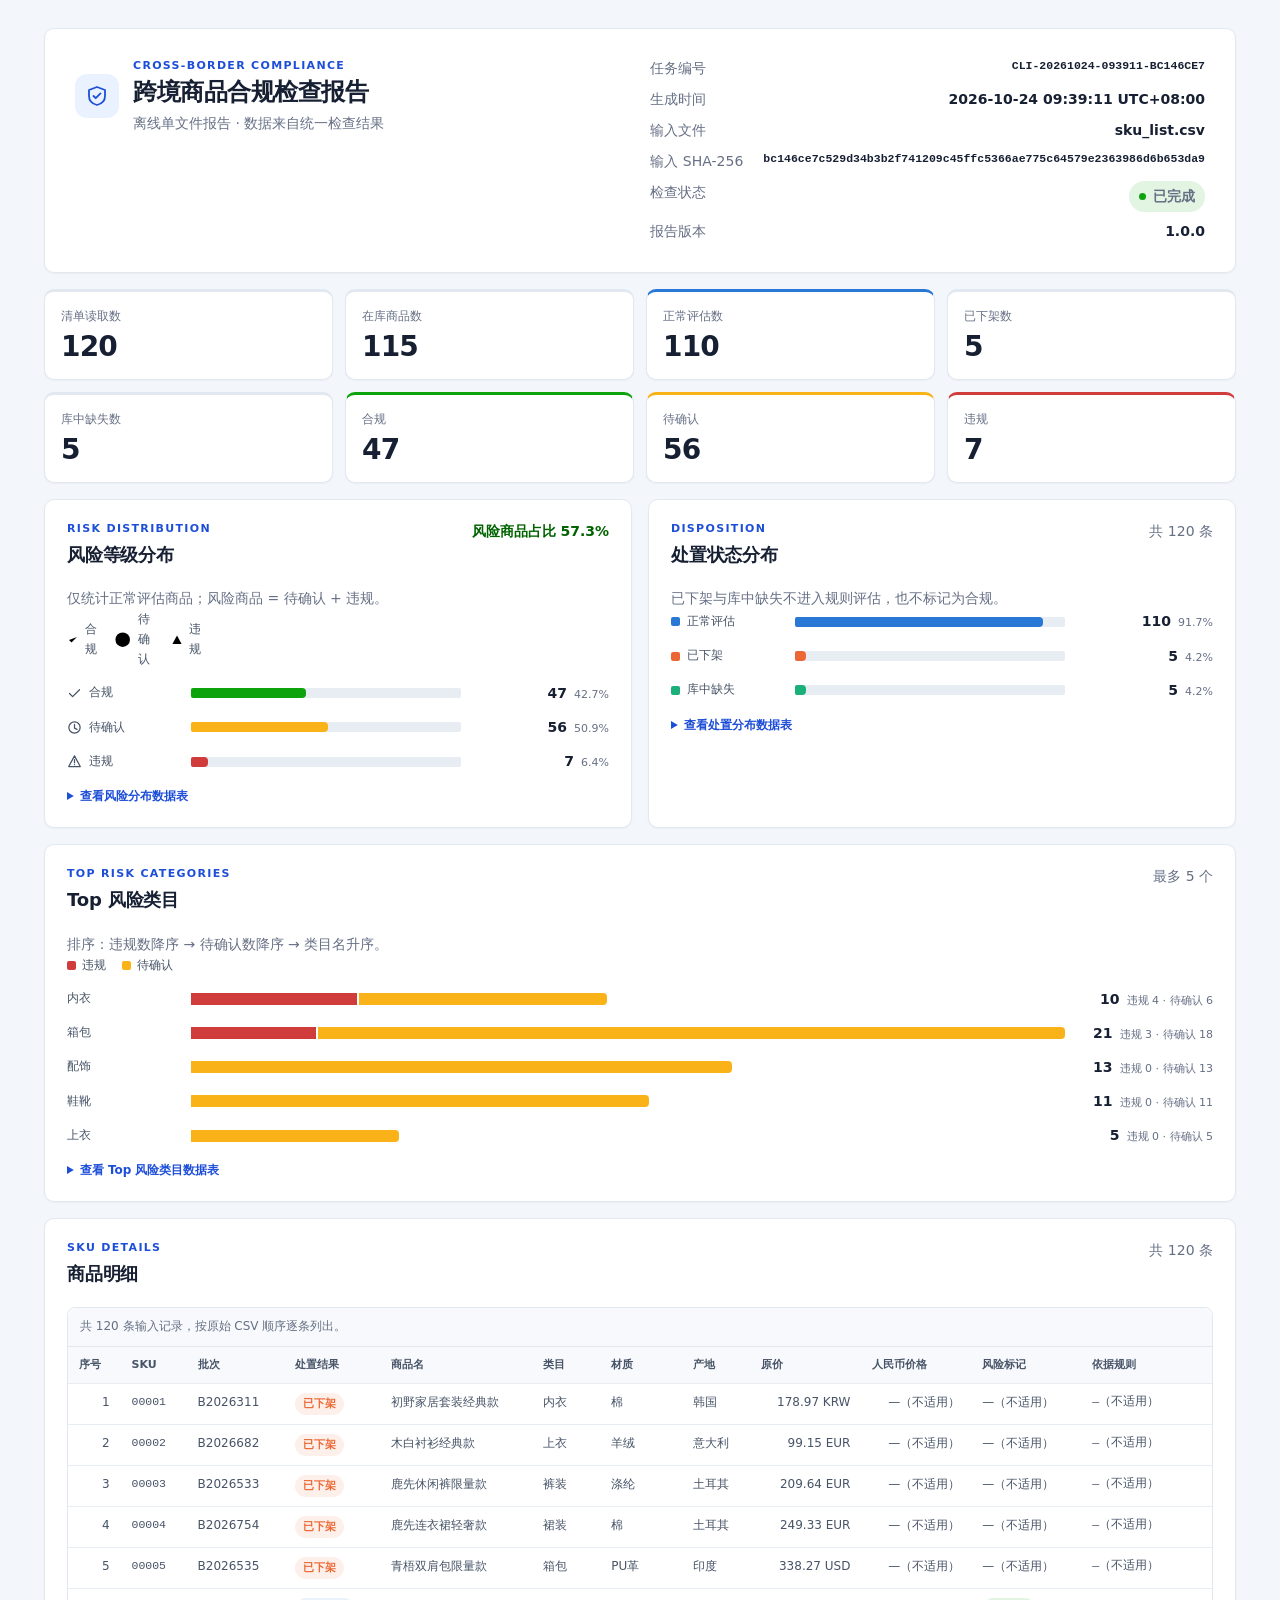
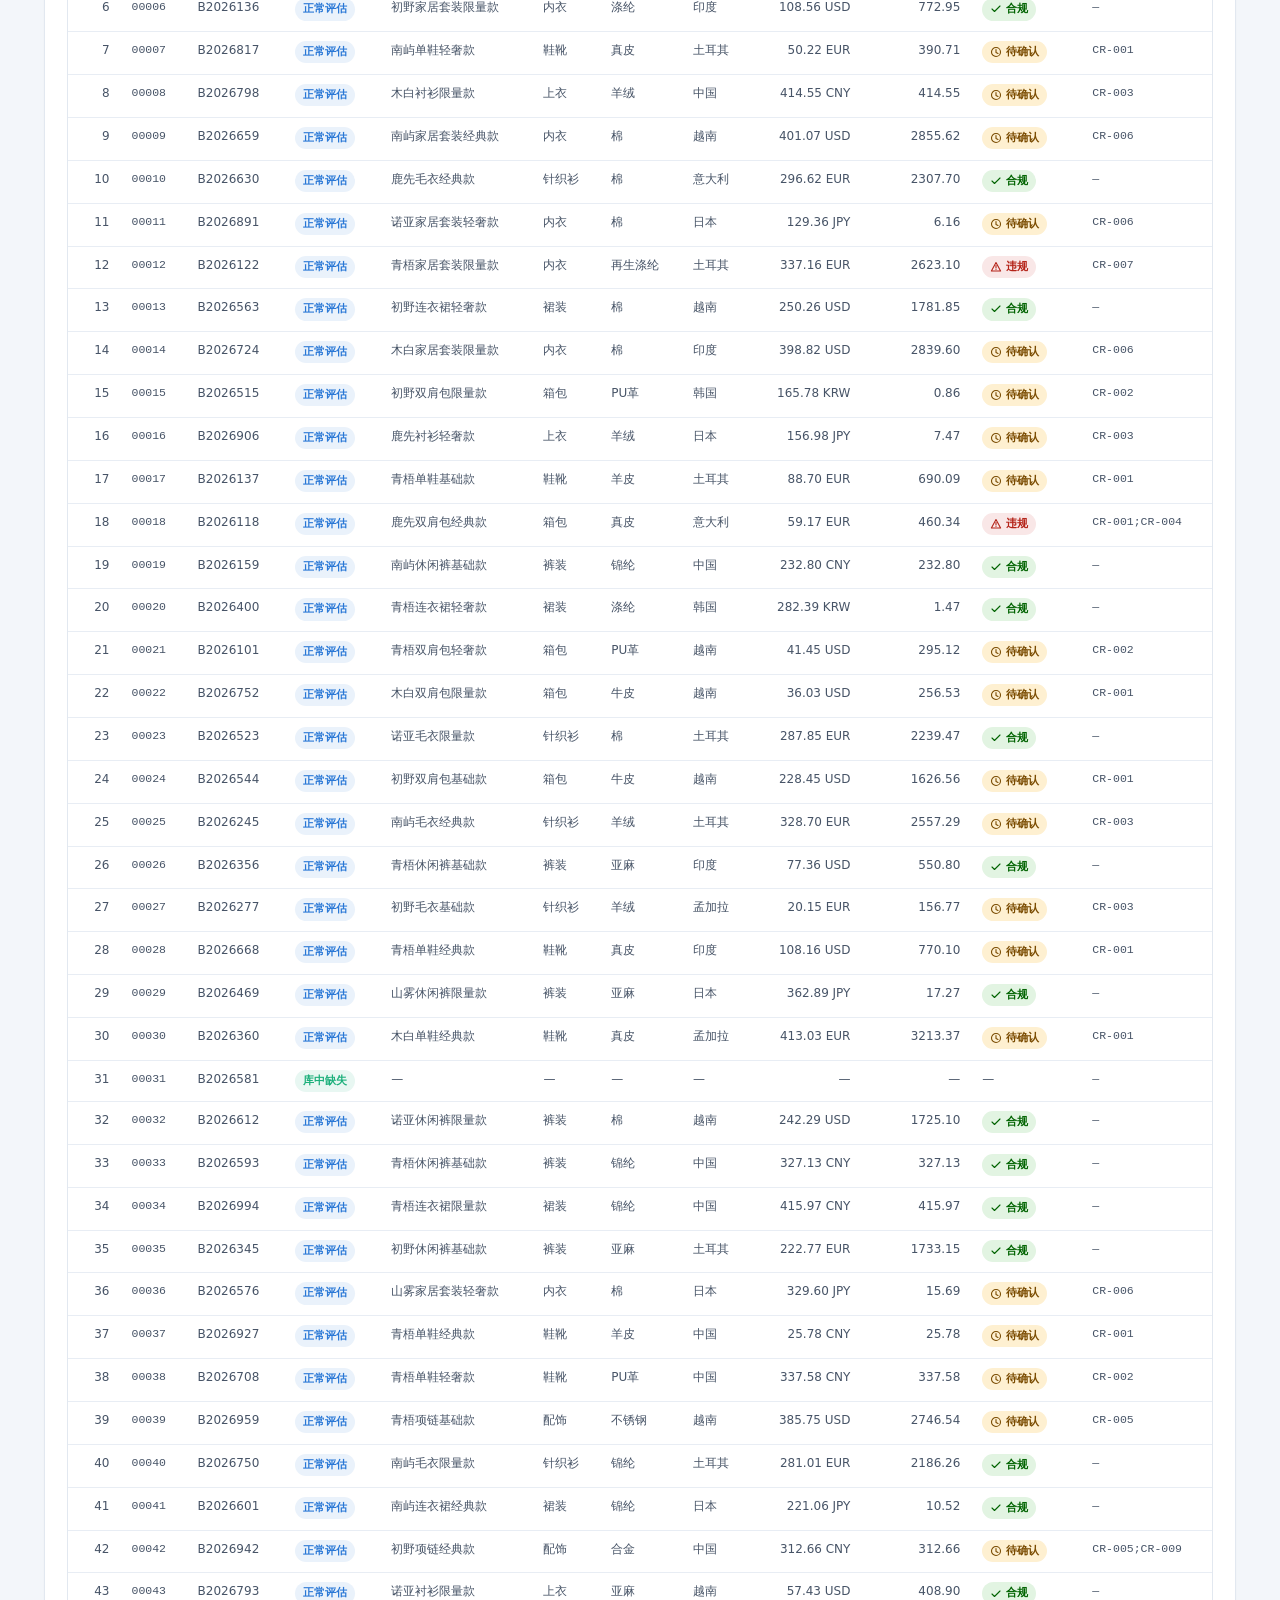
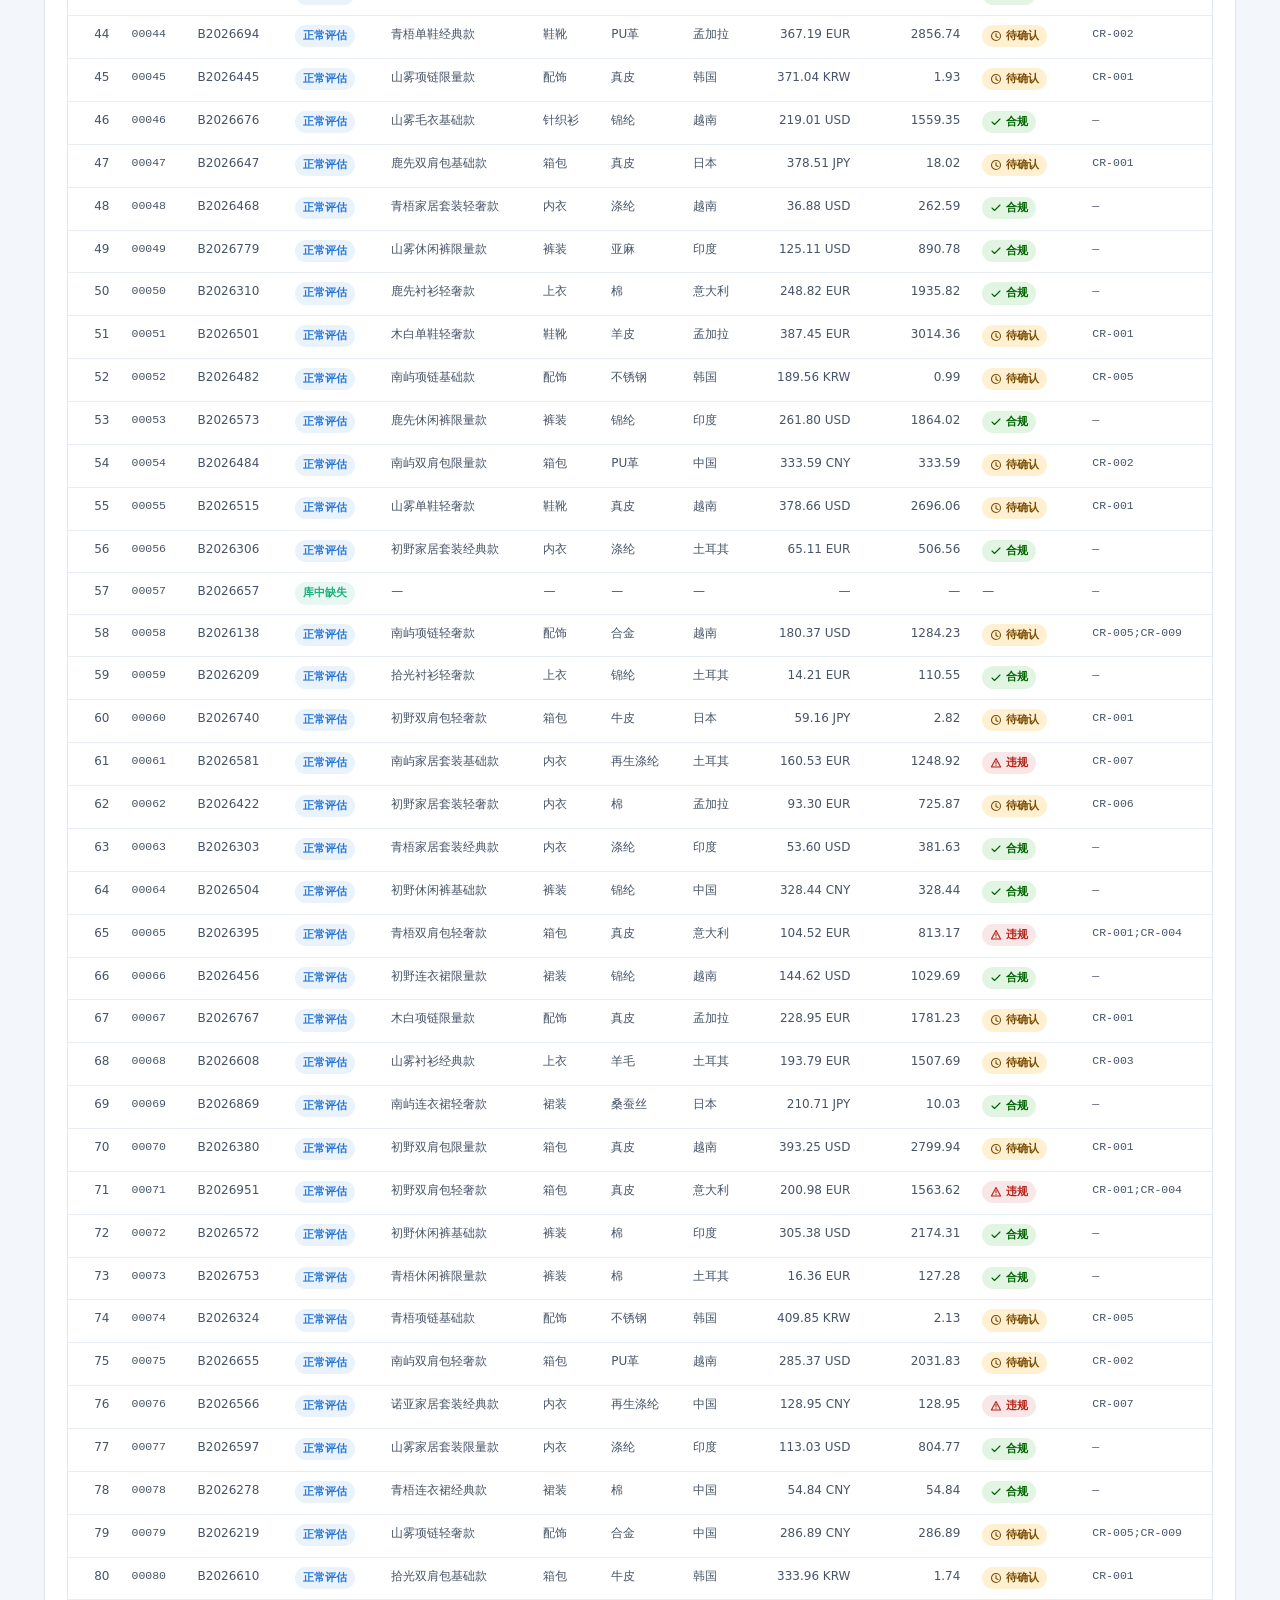
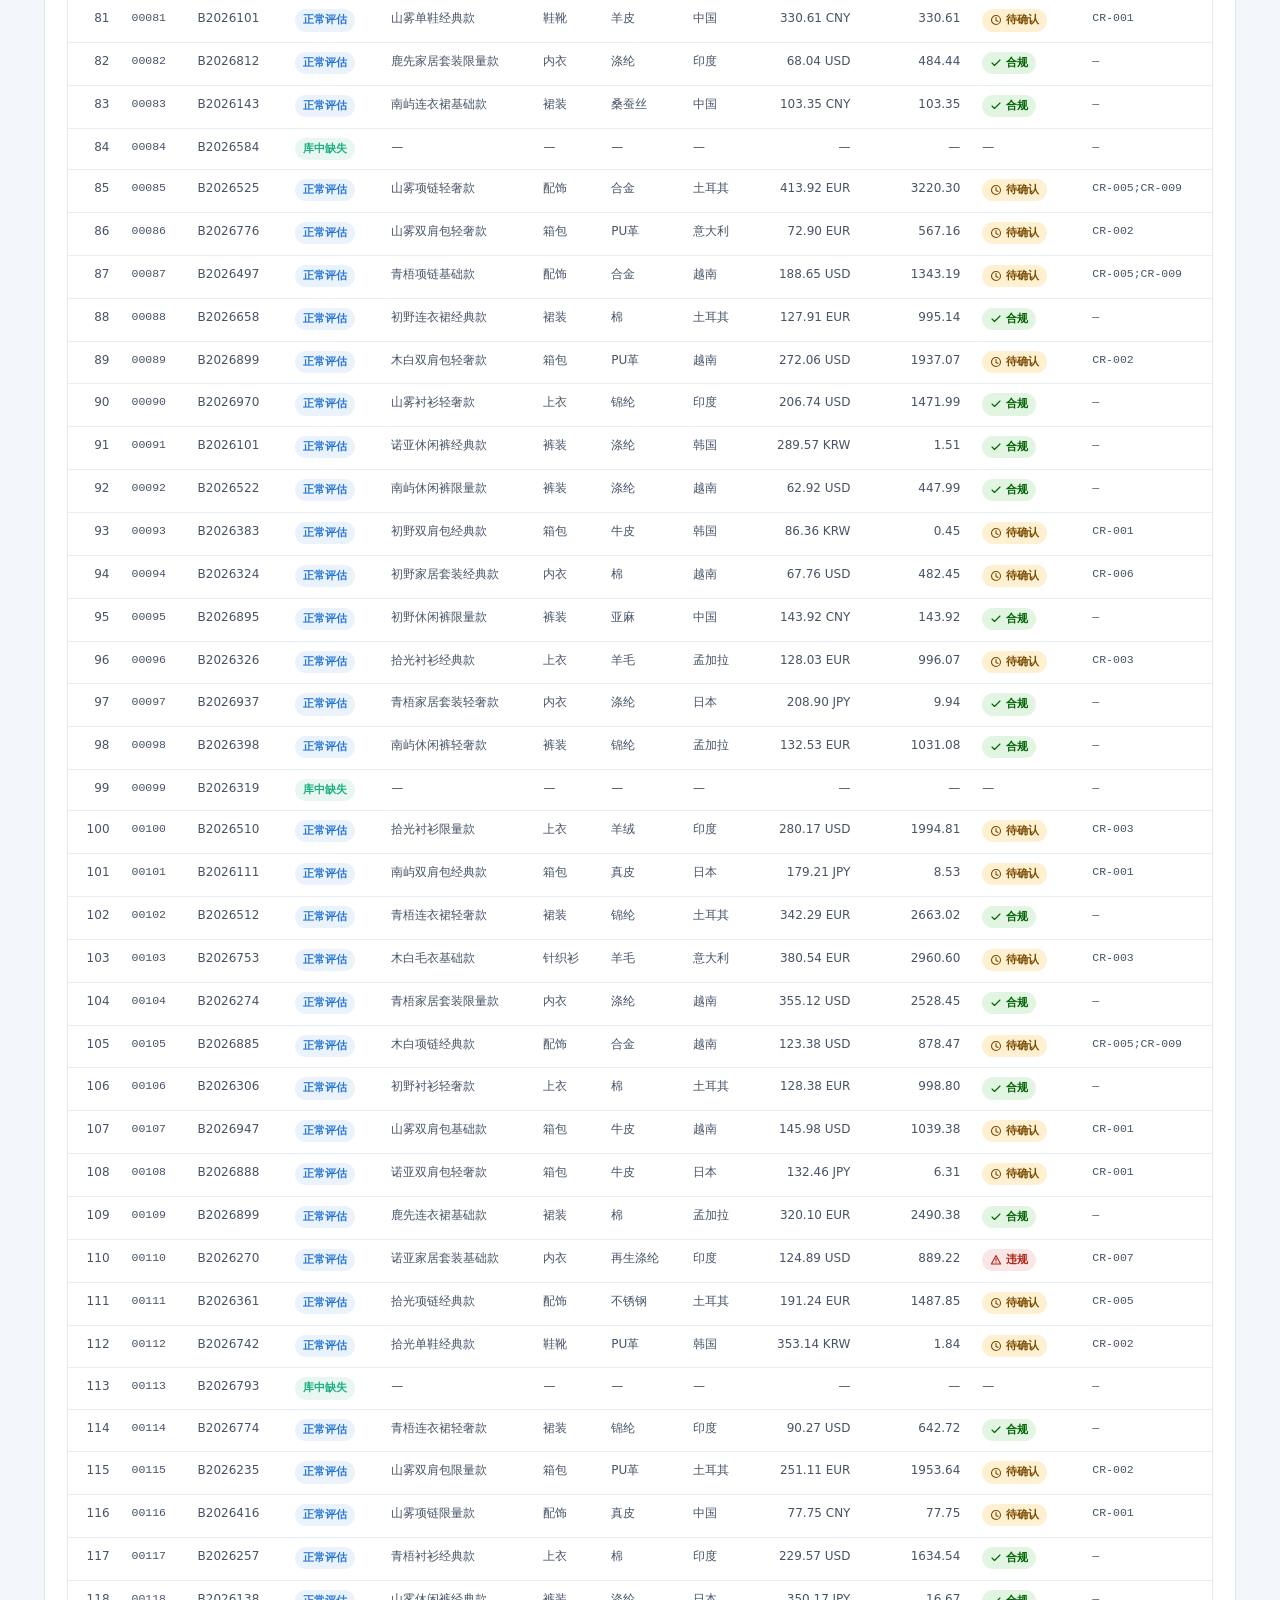
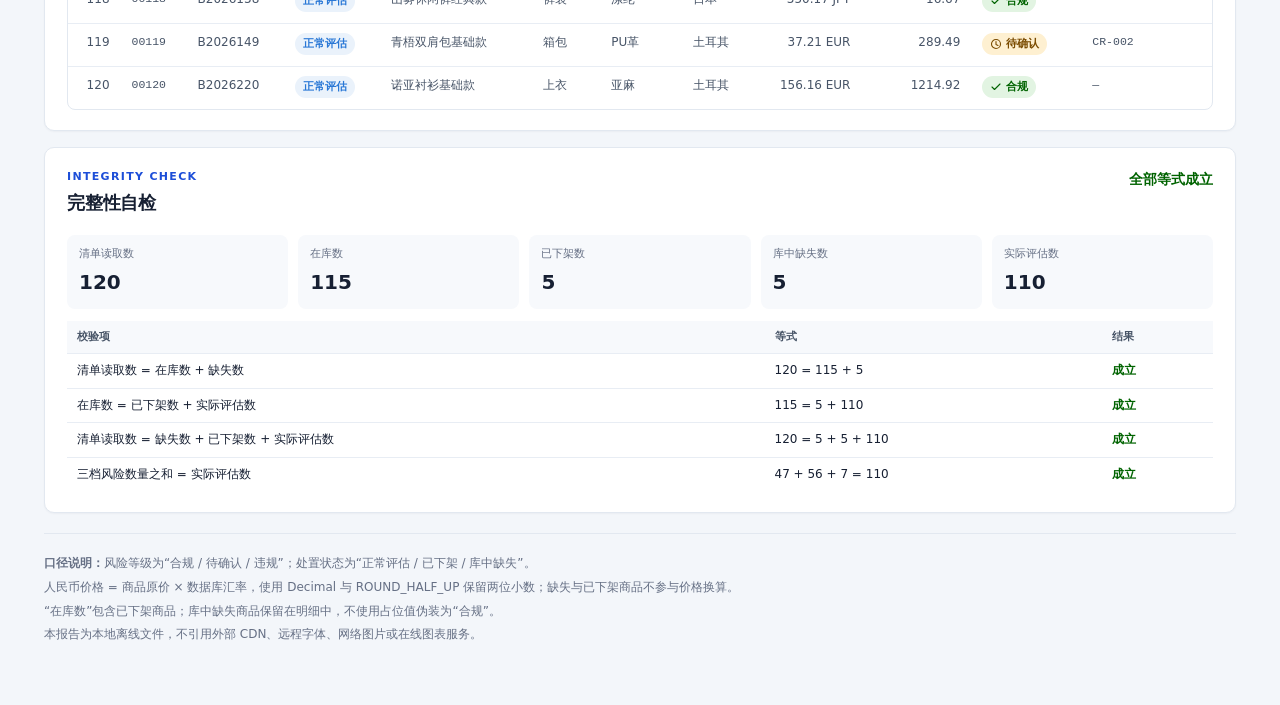
<file: reports/compliance_report.html>
<!doctype html>
<html lang="zh-CN">
<head>
<meta charset="utf-8">
<meta name="viewport" content="width=device-width, initial-scale=1">
<meta name="color-scheme" content="light dark">
<title>跨境商品合规检查报告 · CLI-20261024-093911-BC146CE7</title>
<style>
    :root {
      color-scheme: light;
      --page: #f3f6fa;
      --surface: #ffffff;
      --surface-subtle: #f7f9fc;
      --ink: #172033;
      --ink-secondary: #475467;
      --ink-muted: #667085;
      --border: #e2e8f0;
      --grid: #e8edf4;
      --primary: #1d4ed8;
      --primary-soft: #eaf1ff;
      --compliant: #0ca30c;
      --pending: #fab219;
      --violation: #d03b3b;
      --normal: #2a78d6;
      --deleted: #eb6834;
      --missing: #1baf7a;
      --good-text: #006300;
      --critical-text: #b42318;
      --radius: 10px;
      --shadow: 0 1px 2px rgba(16, 24, 40, .04);
    }
    @media (prefers-color-scheme: dark) {
      :root {
        color-scheme: dark;
        --page: #0d0d0d;
        --surface: #1a1a19;
        --surface-subtle: #222220;
        --ink: #f0efec;
        --ink-secondary: #c3c2b7;
        --ink-muted: #94928a;
        --border: #383835;
        --grid: #2c2c2a;
        --primary: #3987e5;
        --primary-soft: #172b46;
        --normal: #3987e5;
        --deleted: #d95926;
        --missing: #199e70;
        --good-text: #0ca30c;
        --critical-text: #ff8d8d;
        --shadow: none;
      }
    }
    * { box-sizing: border-box; }
    html { scroll-behavior: smooth; }
    body {
      margin: 0;
      background: var(--page);
      color: var(--ink);
      font-family: system-ui, -apple-system, "Segoe UI", "Microsoft YaHei",
        "PingFang SC", "Noto Sans CJK SC", sans-serif;
      font-size: 14px;
      line-height: 1.65;
    }
    a { color: var(--primary); }
    .report-shell { max-width: 1240px; margin: 0 auto; padding: 28px 24px 56px; }
    .report-header {
      display: flex; justify-content: space-between; gap: 24px;
      align-items: flex-start; padding: 28px 30px;
      background: var(--surface); border: 1px solid var(--border);
      border-radius: var(--radius); box-shadow: var(--shadow);
    }
    .brand { display: flex; gap: 14px; align-items: center; }
    .brand-mark {
      width: 44px; height: 44px; border-radius: 12px; display: grid;
      place-items: center; background: var(--primary-soft); color: var(--primary);
      flex: 0 0 auto;
    }
    .brand-mark svg { width: 24px; height: 24px; fill: none; stroke: currentColor;
      stroke-width: 1.8; stroke-linecap: round; stroke-linejoin: round; }
    h1 { font-size: 24px; line-height: 1.3; margin: 2px 0 4px; letter-spacing: -.02em; }
    h2 { font-size: 18px; margin: 0; letter-spacing: -.01em; }
    .eyebrow {
      margin: 0; color: var(--primary); font-size: 11px; font-weight: 700;
      letter-spacing: .12em;
    }
    .subtitle { margin: 0; color: var(--ink-muted); }
    .header-meta { display: grid; gap: 8px; min-width: 280px; }
    .meta-row { display: flex; justify-content: space-between; gap: 20px; }
    .meta-row span { color: var(--ink-muted); }
    .meta-row strong { font-weight: 600; text-align: right; overflow-wrap: anywhere; }
    .status-pill {
      display: inline-flex; align-items: center; gap: 7px; color: var(--good-text);
      background: color-mix(in srgb, var(--compliant) 12%, var(--surface));
      border-radius: 999px; padding: 4px 10px; font-weight: 650;
    }
    .status-pill::before {
      content: ""; width: 7px; height: 7px; border-radius: 50%;
      background: var(--compliant);
    }
    .stats-grid {
      display: grid; grid-template-columns: repeat(4, minmax(0, 1fr));
      gap: 12px; margin: 16px 0;
    }
    .stat-card {
      background: var(--surface); border: 1px solid var(--border);
      border-radius: var(--radius); padding: 15px 16px; box-shadow: var(--shadow);
      border-top: 3px solid var(--border);
    }
    .stat-card span { display: block; color: var(--ink-muted); font-size: 12px; }
    .stat-card strong {
      display: block; margin-top: 5px; font-size: 28px; line-height: 1.15;
      font-weight: 680; letter-spacing: -.03em;
    }
    .stat-compliant { border-top-color: var(--compliant); }
    .stat-pending { border-top-color: var(--pending); }
    .stat-violation { border-top-color: var(--violation); }
    .stat-evaluated { border-top-color: var(--normal); }
    .grid-2 { display: grid; grid-template-columns: 1fr 1fr; gap: 16px; }
    .panel {
      background: var(--surface); border: 1px solid var(--border);
      border-radius: var(--radius); padding: 20px 22px; box-shadow: var(--shadow);
      margin-bottom: 16px;
    }
    .section-heading {
      display: flex; align-items: flex-start; justify-content: space-between;
      gap: 20px; margin-bottom: 18px;
    }
    .section-heading p { margin: 0 0 2px; }
    .legend { display: flex; flex-wrap: wrap; gap: 8px 16px; margin-bottom: 12px; }
    .legend-item { display: inline-flex; align-items: center; gap: 6px;
      color: var(--ink-secondary); font-size: 12px; }
    .series-swatch { width: 9px; height: 9px; border-radius: 2px; display: inline-block; }
    .swatch-normal { background: var(--normal); }
    .swatch-deleted { background: var(--deleted); }
    .swatch-missing { background: var(--missing); }
    .swatch-pending, .segment-pending { background: var(--pending); }
    .swatch-violation, .segment-violation { background: var(--violation); }
    .chart { display: grid; gap: 11px; }
    .chart-row {
      display: grid; grid-template-columns: 112px minmax(0, 1fr) 136px;
      align-items: center; gap: 12px;
    }
    .chart-label { display: flex; align-items: center; gap: 7px; min-width: 0; }
    .chart-label svg { width: 15px; height: 15px; flex: 0 0 auto; fill: none;
      stroke: currentColor; stroke-width: 2; stroke-linecap: round;
      stroke-linejoin: round; color: var(--ink-secondary); }
    .chart-label span { color: var(--ink-secondary); font-size: 12px; }
    .chart-track {
      height: 10px; border-radius: 2px; background: var(--grid);
      overflow: hidden;
    }
    .chart-fill {
      display: block; height: 100%; min-width: 0;
      border-radius: 0 4px 4px 0;
    }
    .fill-compliant { background: var(--compliant); }
    .fill-pending { background: var(--pending); }
    .fill-violation { background: var(--violation); }
    .fill-normal { background: var(--normal); }
    .fill-deleted { background: var(--deleted); }
    .fill-missing { background: var(--missing); }
    .chart-value {
      display: flex; align-items: baseline; justify-content: flex-end;
      gap: 7px; font-variant-numeric: tabular-nums; white-space: nowrap;
    }
    .chart-value strong { font-size: 14px; }
    .chart-value span { color: var(--ink-muted); font-size: 11px; }
    .chart-row-top .chart-track { height: 12px; background: transparent; overflow: visible; }
    .stack { display: flex; gap: 2px; height: 12px; min-width: 2px; }
    .segment { display: block; height: 100%; min-width: 1px; }
    .segment:first-child { border-radius: 0; }
    .segment:last-child { border-radius: 0 4px 4px 0; }
    .table-view { margin-top: 14px; }
    .table-view summary { cursor: pointer; color: var(--primary); font-size: 12px;
      font-weight: 600; }
    .table-scroll { overflow-x: auto; border: 1px solid var(--border);
      border-radius: 8px; }
    .data-table { width: 100%; border-collapse: collapse; }
    .data-table caption {
      text-align: left; color: var(--ink-muted); padding: 9px 12px;
      border-bottom: 1px solid var(--border); background: var(--surface-subtle);
      font-size: 12px;
    }
    .data-table th, .data-table td {
      padding: 9px 11px; border-bottom: 1px solid var(--grid);
      text-align: left; vertical-align: top;
    }
    .data-table th {
      background: var(--surface-subtle); color: var(--ink-secondary);
      font-size: 11px; font-weight: 650; white-space: nowrap;
    }
    .data-table tbody tr:last-child td { border-bottom: 0; }
    .data-table.compact { margin-top: 8px; font-size: 12px; }
    .data-table.compact th, .data-table.compact td { padding: 7px 10px; }
    .data-table tfoot th { border-top: 1px solid var(--border); }
    .detail-table { min-width: 1120px; font-size: 12px; }
    .detail-table td { color: var(--ink-secondary); }
    .detail-table td.num, .detail-table th.num { text-align: right;
      font-variant-numeric: tabular-nums; white-space: nowrap; }
    .mono { font-family: ui-monospace, SFMono-Regular, Consolas, monospace;
      font-size: 11.5px; }
    .rules { overflow-wrap: anywhere; min-width: 100px; }
    .placeholder { color: var(--ink-muted); }
    .status, .disposition {
      display: inline-flex; align-items: center; gap: 4px; border-radius: 999px;
      padding: 2px 8px; font-size: 11px; font-weight: 650; white-space: nowrap;
    }
    .status svg { width: 12px; height: 12px; fill: none; stroke: currentColor;
      stroke-width: 2.2; stroke-linecap: round; stroke-linejoin: round; }
    .status-compliant { color: var(--good-text);
      background: color-mix(in srgb, var(--compliant) 12%, var(--surface)); }
    .status-pending { color: #7a4b00;
      background: color-mix(in srgb, var(--pending) 20%, var(--surface)); }
    .status-violation { color: var(--critical-text);
      background: color-mix(in srgb, var(--violation) 12%, var(--surface)); }
    .disposition-normal { color: var(--normal);
      background: color-mix(in srgb, var(--normal) 10%, var(--surface)); }
    .disposition-deleted { color: var(--deleted);
      background: color-mix(in srgb, var(--deleted) 10%, var(--surface)); }
    .disposition-missing { color: var(--missing);
      background: color-mix(in srgb, var(--missing) 10%, var(--surface)); }
    .verdict { font-weight: 650; white-space: nowrap; }
    .verdict.ok { color: var(--good-text); }
    .verdict.bad { color: var(--critical-text); }
    .mini-stats { display: grid; grid-template-columns: repeat(5, minmax(0, 1fr));
      gap: 10px; margin-bottom: 12px; }
    .mini-stats div { background: var(--surface-subtle); border-radius: 8px;
      padding: 10px 12px; }
    .mini-stats span { display: block; color: var(--ink-muted); font-size: 11px; }
    .mini-stats strong { display: block; margin-top: 2px; font-size: 20px; }
    .empty-state { color: var(--ink-muted); margin: 0; padding: 12px 0; }
    .report-footer {
      margin-top: 20px; color: var(--ink-muted); font-size: 12px;
      border-top: 1px solid var(--border); padding-top: 16px;
    }
    .report-footer p { margin: 4px 0; }
    @media (max-width: 900px) {
      .report-shell { padding: 16px 14px 40px; }
      .report-header { flex-direction: column; padding: 20px; }
      .header-meta { width: 100%; min-width: 0; }
      .stats-grid { grid-template-columns: repeat(2, minmax(0, 1fr)); }
      .grid-2 { grid-template-columns: 1fr; }
      .mini-stats { grid-template-columns: repeat(2, minmax(0, 1fr)); }
    }
    @media (max-width: 620px) {
      h1 { font-size: 20px; }
      .chart-row { grid-template-columns: 92px minmax(0, 1fr); gap: 9px; }
      .chart-value { grid-column: 2; justify-content: flex-start; }
      .stats-grid { gap: 9px; }
      .stat-card strong { font-size: 24px; }
      .panel { padding: 16px; }
    }
    @media print {
      body { background: #fff; }
      .report-shell { max-width: none; padding: 0; }
      .panel, .report-header, .stat-card { box-shadow: none; break-inside: avoid; }
      .table-view { display: none; }
      .table-scroll { overflow: visible; }
      .detail-table { min-width: 0; font-size: 9px; }
    }
    </style>
</head>
<body>
<main class="report-shell">
  <header class="report-header">
    <div>
      <div class="brand">
        <span class="brand-mark" aria-hidden="true">
          <svg viewBox="0 0 24 24"><path d="M12 3 4 6v6c0 4.5 3.2 7.8 8 9 4.8-1.2 8-4.5 8-9V6l-8-3Z"/><path d="m8.5 12 2.2 2.2 4.8-4.8"/></svg>
        </span>
        <div>
          <p class="eyebrow">CROSS-BORDER COMPLIANCE</p>
          <h1>跨境商品合规检查报告</h1>
          <p class="subtitle">离线单文件报告 · 数据来自统一检查结果</p>
        </div>
      </div>
    </div>
    <div class="header-meta">
      <div class="meta-row"><span>任务编号</span><strong class="mono">CLI-20261024-093911-BC146CE7</strong></div>
      <div class="meta-row"><span>生成时间</span><strong>2026-10-24 09:39:11 UTC+08:00</strong></div>
      <div class="meta-row"><span>输入文件</span><strong>sku_list.csv</strong></div>
      <div class="meta-row"><span>输入 SHA-256</span><strong class="mono">bc146ce7c529d34b3b2f741209c45ffc5366ae775c64579e2363986d6b653da9</strong></div>
      <div class="meta-row"><span>检查状态</span><span class="status-pill">已完成</span></div>
      <div class="meta-row"><span>报告版本</span><strong>1.0.0</strong></div>
    </div>
  </header>

  <section class="stats-grid" aria-label="检查概览">
    <div class="stat-card stat-input"><span>清单读取数</span><strong>120</strong></div><div class="stat-card stat-matched"><span>在库商品数</span><strong>115</strong></div><div class="stat-card stat-evaluated"><span>正常评估数</span><strong>110</strong></div><div class="stat-card stat-deleted"><span>已下架数</span><strong>5</strong></div><div class="stat-card stat-missing"><span>库中缺失数</span><strong>5</strong></div><div class="stat-card stat-compliant"><span>合规</span><strong>47</strong></div><div class="stat-card stat-pending"><span>待确认</span><strong>56</strong></div><div class="stat-card stat-violation"><span>违规</span><strong>7</strong></div>
  </section>

  <div class="grid-2">
    <section class="panel">
      <div class="section-heading">
        <div><p class="eyebrow">RISK DISTRIBUTION</p><h2>风险等级分布</h2></div>
        <span class="verdict ok">风险商品占比 57.3%</span>
      </div>
      <p class="subtitle">仅统计正常评估商品；风险商品 = 待确认 + 违规。</p>
      <div class="legend"><span class="legend-item"><svg viewBox="0 0 24 24" aria-hidden="true"><path d="M20 6 9 17l-5-5"/></svg>合规</span><span class="legend-item"><svg viewBox="0 0 24 24" aria-hidden="true"><circle cx="12" cy="12" r="9"/><path d="M12 7v6l4 2"/></svg>待确认</span><span class="legend-item"><svg viewBox="0 0 24 24" aria-hidden="true"><path d="M12 3 2.8 20h18.4L12 3Z"/><path d="M12 9v5"/><path d="M12 17h.01"/></svg>违规</span></div><div class="chart" role="img" aria-label="风险等级数量分布；详细数值见下方数据表。"><div class="chart-row"><div class="chart-label"><svg viewBox="0 0 24 24" aria-hidden="true"><path d="M20 6 9 17l-5-5"/></svg><span>合规</span></div><div class="chart-track"><span class="chart-fill fill-compliant" style="width:42.73%"></span></div><div class="chart-value"><strong>47</strong><span>42.7%</span></div></div><div class="chart-row"><div class="chart-label"><svg viewBox="0 0 24 24" aria-hidden="true"><circle cx="12" cy="12" r="9"/><path d="M12 7v6l4 2"/></svg><span>待确认</span></div><div class="chart-track"><span class="chart-fill fill-pending" style="width:50.91%"></span></div><div class="chart-value"><strong>56</strong><span>50.9%</span></div></div><div class="chart-row"><div class="chart-label"><svg viewBox="0 0 24 24" aria-hidden="true"><path d="M12 3 2.8 20h18.4L12 3Z"/><path d="M12 9v5"/><path d="M12 17h.01"/></svg><span>违规</span></div><div class="chart-track"><span class="chart-fill fill-violation" style="width:6.36%"></span></div><div class="chart-value"><strong>7</strong><span>6.4%</span></div></div></div><details class="table-view"><summary>查看风险分布数据表</summary><table class="data-table compact"><thead><tr><th>风险</th><th>数量</th><th>占实际评估数</th></tr></thead><tbody><tr><td>合规</td><td>47</td><td>42.7%</td></tr><tr><td>待确认</td><td>56</td><td>50.9%</td></tr><tr><td>违规</td><td>7</td><td>6.4%</td></tr></tbody><tfoot><tr><th>合计</th><th>110</th><th>100.0%</th></tr></tfoot></table></details>
    </section>
    <section class="panel">
      <div class="section-heading">
        <div><p class="eyebrow">DISPOSITION</p><h2>处置状态分布</h2></div>
        <span class="subtitle">共 120 条</span>
      </div>
      <p class="subtitle">已下架与库中缺失不进入规则评估，也不标记为合规。</p>
      <div class="chart" role="img" aria-label="处置状态数量分布；详细数值见下方数据表。"><div class="chart-row"><div class="chart-label"><span class="series-swatch swatch-normal"></span><span>正常评估</span></div><div class="chart-track"><span class="chart-fill fill-normal" style="width:91.67%"></span></div><div class="chart-value"><strong>110</strong><span>91.7%</span></div></div><div class="chart-row"><div class="chart-label"><span class="series-swatch swatch-deleted"></span><span>已下架</span></div><div class="chart-track"><span class="chart-fill fill-deleted" style="width:4.17%"></span></div><div class="chart-value"><strong>5</strong><span>4.2%</span></div></div><div class="chart-row"><div class="chart-label"><span class="series-swatch swatch-missing"></span><span>库中缺失</span></div><div class="chart-track"><span class="chart-fill fill-missing" style="width:4.17%"></span></div><div class="chart-value"><strong>5</strong><span>4.2%</span></div></div></div><details class="table-view"><summary>查看处置分布数据表</summary><table class="data-table compact"><thead><tr><th>处置结果</th><th>数量</th><th>占清单读取数</th></tr></thead><tbody><tr><td>正常评估</td><td>110</td><td>91.7%</td></tr><tr><td>已下架</td><td>5</td><td>4.2%</td></tr><tr><td>库中缺失</td><td>5</td><td>4.2%</td></tr></tbody><tfoot><tr><th>合计</th><th>120</th><th>100.0%</th></tr></tfoot></table></details>
    </section>
  </div>

  <section class="panel" id="risk-categories">
    <div class="section-heading">
      <div><p class="eyebrow">TOP RISK CATEGORIES</p><h2>Top 风险类目</h2></div>
      <span class="subtitle">最多 5 个</span>
    </div>
    <p class="subtitle">排序：违规数降序 → 待确认数降序 → 类目名升序。</p>
    <div class="legend"><span class="legend-item"><span class="series-swatch swatch-violation"></span>违规</span><span class="legend-item"><span class="series-swatch swatch-pending"></span>待确认</span></div><div class="chart" role="img" aria-label="Top 风险类目对比；条形长度按风险商品总数相对最大值绘制，详细数值见下方数据表。"><div class="chart-row chart-row-top"><div class="chart-label"><span>内衣</span></div><div class="chart-track"><div class="stack" style="width:47.62%"><span class="segment segment-violation" style="width:40.00%"></span><span class="segment segment-pending" style="width:60.00%"></span></div></div><div class="chart-value"><strong>10</strong><span>违规 4 · 待确认 6</span></div></div><div class="chart-row chart-row-top"><div class="chart-label"><span>箱包</span></div><div class="chart-track"><div class="stack" style="width:100.00%"><span class="segment segment-violation" style="width:14.29%"></span><span class="segment segment-pending" style="width:85.71%"></span></div></div><div class="chart-value"><strong>21</strong><span>违规 3 · 待确认 18</span></div></div><div class="chart-row chart-row-top"><div class="chart-label"><span>配饰</span></div><div class="chart-track"><div class="stack" style="width:61.90%"><span class="segment segment-pending" style="width:100.00%"></span></div></div><div class="chart-value"><strong>13</strong><span>违规 0 · 待确认 13</span></div></div><div class="chart-row chart-row-top"><div class="chart-label"><span>鞋靴</span></div><div class="chart-track"><div class="stack" style="width:52.38%"><span class="segment segment-pending" style="width:100.00%"></span></div></div><div class="chart-value"><strong>11</strong><span>违规 0 · 待确认 11</span></div></div><div class="chart-row chart-row-top"><div class="chart-label"><span>上衣</span></div><div class="chart-track"><div class="stack" style="width:23.81%"><span class="segment segment-pending" style="width:100.00%"></span></div></div><div class="chart-value"><strong>5</strong><span>违规 0 · 待确认 5</span></div></div></div><details class="table-view"><summary>查看 Top 风险类目数据表</summary><table class="data-table compact"><thead><tr><th>排名</th><th>类目</th><th>违规</th><th>待确认</th><th>风险商品总数</th></tr></thead><tbody><tr><td>1</td><td>内衣</td><td>4</td><td>6</td><td>10</td></tr><tr><td>2</td><td>箱包</td><td>3</td><td>18</td><td>21</td></tr><tr><td>3</td><td>配饰</td><td>0</td><td>13</td><td>13</td></tr><tr><td>4</td><td>鞋靴</td><td>0</td><td>11</td><td>11</td></tr><tr><td>5</td><td>上衣</td><td>0</td><td>5</td><td>5</td></tr></tbody></table></details>
  </section>

  <section class="panel" id="details">
    <div class="section-heading">
      <div><p class="eyebrow">SKU DETAILS</p><h2>商品明细</h2></div>
      <span class="subtitle">共 120 条</span>
    </div>
    <div class="table-scroll"><table class="data-table detail-table"><caption>共 120 条输入记录，按原始 CSV 顺序逐条列出。</caption><thead><tr><th>序号</th><th>SKU</th><th>批次</th><th>处置结果</th><th>商品名</th><th>类目</th><th>材质</th><th>产地</th><th>原价</th><th>人民币价格</th><th>风险标记</th><th>依据规则</th></tr></thead><tbody><tr class="detail-row" data-sku-ref="00001"><td class="num">1</td><td class="mono">00001</td><td>B2026311</td><td><span class="disposition disposition-deleted">已下架</span></td><td>初野家居套装经典款</td><td>内衣</td><td>棉</td><td>韩国</td><td class="num">178.97 KRW</td><td class="num">—（不适用）</td><td>—（不适用）</td><td class="mono rules">—（不适用）</td></tr><tr class="detail-row" data-sku-ref="00002"><td class="num">2</td><td class="mono">00002</td><td>B2026682</td><td><span class="disposition disposition-deleted">已下架</span></td><td>木白衬衫经典款</td><td>上衣</td><td>羊绒</td><td>意大利</td><td class="num">99.15 EUR</td><td class="num">—（不适用）</td><td>—（不适用）</td><td class="mono rules">—（不适用）</td></tr><tr class="detail-row" data-sku-ref="00003"><td class="num">3</td><td class="mono">00003</td><td>B2026533</td><td><span class="disposition disposition-deleted">已下架</span></td><td>鹿先休闲裤限量款</td><td>裤装</td><td>涤纶</td><td>土耳其</td><td class="num">209.64 EUR</td><td class="num">—（不适用）</td><td>—（不适用）</td><td class="mono rules">—（不适用）</td></tr><tr class="detail-row" data-sku-ref="00004"><td class="num">4</td><td class="mono">00004</td><td>B2026754</td><td><span class="disposition disposition-deleted">已下架</span></td><td>鹿先连衣裙轻奢款</td><td>裙装</td><td>棉</td><td>土耳其</td><td class="num">249.33 EUR</td><td class="num">—（不适用）</td><td>—（不适用）</td><td class="mono rules">—（不适用）</td></tr><tr class="detail-row" data-sku-ref="00005"><td class="num">5</td><td class="mono">00005</td><td>B2026535</td><td><span class="disposition disposition-deleted">已下架</span></td><td>青梧双肩包限量款</td><td>箱包</td><td>PU革</td><td>印度</td><td class="num">338.27 USD</td><td class="num">—（不适用）</td><td>—（不适用）</td><td class="mono rules">—（不适用）</td></tr><tr class="detail-row" data-sku-ref="00006"><td class="num">6</td><td class="mono">00006</td><td>B2026136</td><td><span class="disposition disposition-normal">正常评估</span></td><td>初野家居套装限量款</td><td>内衣</td><td>涤纶</td><td>印度</td><td class="num">108.56 USD</td><td class="num">772.95</td><td><span class="status status-compliant"><svg viewBox="0 0 24 24" aria-hidden="true"><path d="M20 6 9 17l-5-5"/></svg><span>合规</span></span></td><td class="mono rules">—</td></tr><tr class="detail-row" data-sku-ref="00007"><td class="num">7</td><td class="mono">00007</td><td>B2026817</td><td><span class="disposition disposition-normal">正常评估</span></td><td>南屿单鞋轻奢款</td><td>鞋靴</td><td>真皮</td><td>土耳其</td><td class="num">50.22 EUR</td><td class="num">390.71</td><td><span class="status status-pending"><svg viewBox="0 0 24 24" aria-hidden="true"><circle cx="12" cy="12" r="9"/><path d="M12 7v6l4 2"/></svg><span>待确认</span></span></td><td class="mono rules">CR-001</td></tr><tr class="detail-row" data-sku-ref="00008"><td class="num">8</td><td class="mono">00008</td><td>B2026798</td><td><span class="disposition disposition-normal">正常评估</span></td><td>木白衬衫限量款</td><td>上衣</td><td>羊绒</td><td>中国</td><td class="num">414.55 CNY</td><td class="num">414.55</td><td><span class="status status-pending"><svg viewBox="0 0 24 24" aria-hidden="true"><circle cx="12" cy="12" r="9"/><path d="M12 7v6l4 2"/></svg><span>待确认</span></span></td><td class="mono rules">CR-003</td></tr><tr class="detail-row" data-sku-ref="00009"><td class="num">9</td><td class="mono">00009</td><td>B2026659</td><td><span class="disposition disposition-normal">正常评估</span></td><td>南屿家居套装经典款</td><td>内衣</td><td>棉</td><td>越南</td><td class="num">401.07 USD</td><td class="num">2855.62</td><td><span class="status status-pending"><svg viewBox="0 0 24 24" aria-hidden="true"><circle cx="12" cy="12" r="9"/><path d="M12 7v6l4 2"/></svg><span>待确认</span></span></td><td class="mono rules">CR-006</td></tr><tr class="detail-row" data-sku-ref="00010"><td class="num">10</td><td class="mono">00010</td><td>B2026630</td><td><span class="disposition disposition-normal">正常评估</span></td><td>鹿先毛衣经典款</td><td>针织衫</td><td>棉</td><td>意大利</td><td class="num">296.62 EUR</td><td class="num">2307.70</td><td><span class="status status-compliant"><svg viewBox="0 0 24 24" aria-hidden="true"><path d="M20 6 9 17l-5-5"/></svg><span>合规</span></span></td><td class="mono rules">—</td></tr><tr class="detail-row" data-sku-ref="00011"><td class="num">11</td><td class="mono">00011</td><td>B2026891</td><td><span class="disposition disposition-normal">正常评估</span></td><td>诺亚家居套装轻奢款</td><td>内衣</td><td>棉</td><td>日本</td><td class="num">129.36 JPY</td><td class="num">6.16</td><td><span class="status status-pending"><svg viewBox="0 0 24 24" aria-hidden="true"><circle cx="12" cy="12" r="9"/><path d="M12 7v6l4 2"/></svg><span>待确认</span></span></td><td class="mono rules">CR-006</td></tr><tr class="detail-row" data-sku-ref="00012"><td class="num">12</td><td class="mono">00012</td><td>B2026122</td><td><span class="disposition disposition-normal">正常评估</span></td><td>青梧家居套装限量款</td><td>内衣</td><td>再生涤纶</td><td>土耳其</td><td class="num">337.16 EUR</td><td class="num">2623.10</td><td><span class="status status-violation"><svg viewBox="0 0 24 24" aria-hidden="true"><path d="M12 3 2.8 20h18.4L12 3Z"/><path d="M12 9v5"/><path d="M12 17h.01"/></svg><span>违规</span></span></td><td class="mono rules">CR-007</td></tr><tr class="detail-row" data-sku-ref="00013"><td class="num">13</td><td class="mono">00013</td><td>B2026563</td><td><span class="disposition disposition-normal">正常评估</span></td><td>初野连衣裙轻奢款</td><td>裙装</td><td>棉</td><td>越南</td><td class="num">250.26 USD</td><td class="num">1781.85</td><td><span class="status status-compliant"><svg viewBox="0 0 24 24" aria-hidden="true"><path d="M20 6 9 17l-5-5"/></svg><span>合规</span></span></td><td class="mono rules">—</td></tr><tr class="detail-row" data-sku-ref="00014"><td class="num">14</td><td class="mono">00014</td><td>B2026724</td><td><span class="disposition disposition-normal">正常评估</span></td><td>木白家居套装限量款</td><td>内衣</td><td>棉</td><td>印度</td><td class="num">398.82 USD</td><td class="num">2839.60</td><td><span class="status status-pending"><svg viewBox="0 0 24 24" aria-hidden="true"><circle cx="12" cy="12" r="9"/><path d="M12 7v6l4 2"/></svg><span>待确认</span></span></td><td class="mono rules">CR-006</td></tr><tr class="detail-row" data-sku-ref="00015"><td class="num">15</td><td class="mono">00015</td><td>B2026515</td><td><span class="disposition disposition-normal">正常评估</span></td><td>初野双肩包限量款</td><td>箱包</td><td>PU革</td><td>韩国</td><td class="num">165.78 KRW</td><td class="num">0.86</td><td><span class="status status-pending"><svg viewBox="0 0 24 24" aria-hidden="true"><circle cx="12" cy="12" r="9"/><path d="M12 7v6l4 2"/></svg><span>待确认</span></span></td><td class="mono rules">CR-002</td></tr><tr class="detail-row" data-sku-ref="00016"><td class="num">16</td><td class="mono">00016</td><td>B2026906</td><td><span class="disposition disposition-normal">正常评估</span></td><td>鹿先衬衫轻奢款</td><td>上衣</td><td>羊绒</td><td>日本</td><td class="num">156.98 JPY</td><td class="num">7.47</td><td><span class="status status-pending"><svg viewBox="0 0 24 24" aria-hidden="true"><circle cx="12" cy="12" r="9"/><path d="M12 7v6l4 2"/></svg><span>待确认</span></span></td><td class="mono rules">CR-003</td></tr><tr class="detail-row" data-sku-ref="00017"><td class="num">17</td><td class="mono">00017</td><td>B2026137</td><td><span class="disposition disposition-normal">正常评估</span></td><td>青梧单鞋基础款</td><td>鞋靴</td><td>羊皮</td><td>土耳其</td><td class="num">88.70 EUR</td><td class="num">690.09</td><td><span class="status status-pending"><svg viewBox="0 0 24 24" aria-hidden="true"><circle cx="12" cy="12" r="9"/><path d="M12 7v6l4 2"/></svg><span>待确认</span></span></td><td class="mono rules">CR-001</td></tr><tr class="detail-row" data-sku-ref="00018"><td class="num">18</td><td class="mono">00018</td><td>B2026118</td><td><span class="disposition disposition-normal">正常评估</span></td><td>鹿先双肩包经典款</td><td>箱包</td><td>真皮</td><td>意大利</td><td class="num">59.17 EUR</td><td class="num">460.34</td><td><span class="status status-violation"><svg viewBox="0 0 24 24" aria-hidden="true"><path d="M12 3 2.8 20h18.4L12 3Z"/><path d="M12 9v5"/><path d="M12 17h.01"/></svg><span>违规</span></span></td><td class="mono rules">CR-001;CR-004</td></tr><tr class="detail-row" data-sku-ref="00019"><td class="num">19</td><td class="mono">00019</td><td>B2026159</td><td><span class="disposition disposition-normal">正常评估</span></td><td>南屿休闲裤基础款</td><td>裤装</td><td>锦纶</td><td>中国</td><td class="num">232.80 CNY</td><td class="num">232.80</td><td><span class="status status-compliant"><svg viewBox="0 0 24 24" aria-hidden="true"><path d="M20 6 9 17l-5-5"/></svg><span>合规</span></span></td><td class="mono rules">—</td></tr><tr class="detail-row" data-sku-ref="00020"><td class="num">20</td><td class="mono">00020</td><td>B2026400</td><td><span class="disposition disposition-normal">正常评估</span></td><td>青梧连衣裙轻奢款</td><td>裙装</td><td>涤纶</td><td>韩国</td><td class="num">282.39 KRW</td><td class="num">1.47</td><td><span class="status status-compliant"><svg viewBox="0 0 24 24" aria-hidden="true"><path d="M20 6 9 17l-5-5"/></svg><span>合规</span></span></td><td class="mono rules">—</td></tr><tr class="detail-row" data-sku-ref="00021"><td class="num">21</td><td class="mono">00021</td><td>B2026101</td><td><span class="disposition disposition-normal">正常评估</span></td><td>青梧双肩包轻奢款</td><td>箱包</td><td>PU革</td><td>越南</td><td class="num">41.45 USD</td><td class="num">295.12</td><td><span class="status status-pending"><svg viewBox="0 0 24 24" aria-hidden="true"><circle cx="12" cy="12" r="9"/><path d="M12 7v6l4 2"/></svg><span>待确认</span></span></td><td class="mono rules">CR-002</td></tr><tr class="detail-row" data-sku-ref="00022"><td class="num">22</td><td class="mono">00022</td><td>B2026752</td><td><span class="disposition disposition-normal">正常评估</span></td><td>木白双肩包限量款</td><td>箱包</td><td>牛皮</td><td>越南</td><td class="num">36.03 USD</td><td class="num">256.53</td><td><span class="status status-pending"><svg viewBox="0 0 24 24" aria-hidden="true"><circle cx="12" cy="12" r="9"/><path d="M12 7v6l4 2"/></svg><span>待确认</span></span></td><td class="mono rules">CR-001</td></tr><tr class="detail-row" data-sku-ref="00023"><td class="num">23</td><td class="mono">00023</td><td>B2026523</td><td><span class="disposition disposition-normal">正常评估</span></td><td>诺亚毛衣限量款</td><td>针织衫</td><td>棉</td><td>土耳其</td><td class="num">287.85 EUR</td><td class="num">2239.47</td><td><span class="status status-compliant"><svg viewBox="0 0 24 24" aria-hidden="true"><path d="M20 6 9 17l-5-5"/></svg><span>合规</span></span></td><td class="mono rules">—</td></tr><tr class="detail-row" data-sku-ref="00024"><td class="num">24</td><td class="mono">00024</td><td>B2026544</td><td><span class="disposition disposition-normal">正常评估</span></td><td>初野双肩包基础款</td><td>箱包</td><td>牛皮</td><td>越南</td><td class="num">228.45 USD</td><td class="num">1626.56</td><td><span class="status status-pending"><svg viewBox="0 0 24 24" aria-hidden="true"><circle cx="12" cy="12" r="9"/><path d="M12 7v6l4 2"/></svg><span>待确认</span></span></td><td class="mono rules">CR-001</td></tr><tr class="detail-row" data-sku-ref="00025"><td class="num">25</td><td class="mono">00025</td><td>B2026245</td><td><span class="disposition disposition-normal">正常评估</span></td><td>南屿毛衣经典款</td><td>针织衫</td><td>羊绒</td><td>土耳其</td><td class="num">328.70 EUR</td><td class="num">2557.29</td><td><span class="status status-pending"><svg viewBox="0 0 24 24" aria-hidden="true"><circle cx="12" cy="12" r="9"/><path d="M12 7v6l4 2"/></svg><span>待确认</span></span></td><td class="mono rules">CR-003</td></tr><tr class="detail-row" data-sku-ref="00026"><td class="num">26</td><td class="mono">00026</td><td>B2026356</td><td><span class="disposition disposition-normal">正常评估</span></td><td>青梧休闲裤基础款</td><td>裤装</td><td>亚麻</td><td>印度</td><td class="num">77.36 USD</td><td class="num">550.80</td><td><span class="status status-compliant"><svg viewBox="0 0 24 24" aria-hidden="true"><path d="M20 6 9 17l-5-5"/></svg><span>合规</span></span></td><td class="mono rules">—</td></tr><tr class="detail-row" data-sku-ref="00027"><td class="num">27</td><td class="mono">00027</td><td>B2026277</td><td><span class="disposition disposition-normal">正常评估</span></td><td>初野毛衣基础款</td><td>针织衫</td><td>羊绒</td><td>孟加拉</td><td class="num">20.15 EUR</td><td class="num">156.77</td><td><span class="status status-pending"><svg viewBox="0 0 24 24" aria-hidden="true"><circle cx="12" cy="12" r="9"/><path d="M12 7v6l4 2"/></svg><span>待确认</span></span></td><td class="mono rules">CR-003</td></tr><tr class="detail-row" data-sku-ref="00028"><td class="num">28</td><td class="mono">00028</td><td>B2026668</td><td><span class="disposition disposition-normal">正常评估</span></td><td>青梧单鞋经典款</td><td>鞋靴</td><td>真皮</td><td>印度</td><td class="num">108.16 USD</td><td class="num">770.10</td><td><span class="status status-pending"><svg viewBox="0 0 24 24" aria-hidden="true"><circle cx="12" cy="12" r="9"/><path d="M12 7v6l4 2"/></svg><span>待确认</span></span></td><td class="mono rules">CR-001</td></tr><tr class="detail-row" data-sku-ref="00029"><td class="num">29</td><td class="mono">00029</td><td>B2026469</td><td><span class="disposition disposition-normal">正常评估</span></td><td>山雾休闲裤限量款</td><td>裤装</td><td>亚麻</td><td>日本</td><td class="num">362.89 JPY</td><td class="num">17.27</td><td><span class="status status-compliant"><svg viewBox="0 0 24 24" aria-hidden="true"><path d="M20 6 9 17l-5-5"/></svg><span>合规</span></span></td><td class="mono rules">—</td></tr><tr class="detail-row" data-sku-ref="00030"><td class="num">30</td><td class="mono">00030</td><td>B2026360</td><td><span class="disposition disposition-normal">正常评估</span></td><td>木白单鞋经典款</td><td>鞋靴</td><td>真皮</td><td>孟加拉</td><td class="num">413.03 EUR</td><td class="num">3213.37</td><td><span class="status status-pending"><svg viewBox="0 0 24 24" aria-hidden="true"><circle cx="12" cy="12" r="9"/><path d="M12 7v6l4 2"/></svg><span>待确认</span></span></td><td class="mono rules">CR-001</td></tr><tr class="detail-row" data-sku-ref="00031"><td class="num">31</td><td class="mono">00031</td><td>B2026581</td><td><span class="disposition disposition-missing">库中缺失</span></td><td>—</td><td>—</td><td>—</td><td>—</td><td class="num">—</td><td class="num">—</td><td>—</td><td class="mono rules">—</td></tr><tr class="detail-row" data-sku-ref="00032"><td class="num">32</td><td class="mono">00032</td><td>B2026612</td><td><span class="disposition disposition-normal">正常评估</span></td><td>诺亚休闲裤限量款</td><td>裤装</td><td>棉</td><td>越南</td><td class="num">242.29 USD</td><td class="num">1725.10</td><td><span class="status status-compliant"><svg viewBox="0 0 24 24" aria-hidden="true"><path d="M20 6 9 17l-5-5"/></svg><span>合规</span></span></td><td class="mono rules">—</td></tr><tr class="detail-row" data-sku-ref="00033"><td class="num">33</td><td class="mono">00033</td><td>B2026593</td><td><span class="disposition disposition-normal">正常评估</span></td><td>青梧休闲裤基础款</td><td>裤装</td><td>锦纶</td><td>中国</td><td class="num">327.13 CNY</td><td class="num">327.13</td><td><span class="status status-compliant"><svg viewBox="0 0 24 24" aria-hidden="true"><path d="M20 6 9 17l-5-5"/></svg><span>合规</span></span></td><td class="mono rules">—</td></tr><tr class="detail-row" data-sku-ref="00034"><td class="num">34</td><td class="mono">00034</td><td>B2026994</td><td><span class="disposition disposition-normal">正常评估</span></td><td>青梧连衣裙限量款</td><td>裙装</td><td>锦纶</td><td>中国</td><td class="num">415.97 CNY</td><td class="num">415.97</td><td><span class="status status-compliant"><svg viewBox="0 0 24 24" aria-hidden="true"><path d="M20 6 9 17l-5-5"/></svg><span>合规</span></span></td><td class="mono rules">—</td></tr><tr class="detail-row" data-sku-ref="00035"><td class="num">35</td><td class="mono">00035</td><td>B2026345</td><td><span class="disposition disposition-normal">正常评估</span></td><td>初野休闲裤基础款</td><td>裤装</td><td>亚麻</td><td>土耳其</td><td class="num">222.77 EUR</td><td class="num">1733.15</td><td><span class="status status-compliant"><svg viewBox="0 0 24 24" aria-hidden="true"><path d="M20 6 9 17l-5-5"/></svg><span>合规</span></span></td><td class="mono rules">—</td></tr><tr class="detail-row" data-sku-ref="00036"><td class="num">36</td><td class="mono">00036</td><td>B2026576</td><td><span class="disposition disposition-normal">正常评估</span></td><td>山雾家居套装轻奢款</td><td>内衣</td><td>棉</td><td>日本</td><td class="num">329.60 JPY</td><td class="num">15.69</td><td><span class="status status-pending"><svg viewBox="0 0 24 24" aria-hidden="true"><circle cx="12" cy="12" r="9"/><path d="M12 7v6l4 2"/></svg><span>待确认</span></span></td><td class="mono rules">CR-006</td></tr><tr class="detail-row" data-sku-ref="00037"><td class="num">37</td><td class="mono">00037</td><td>B2026927</td><td><span class="disposition disposition-normal">正常评估</span></td><td>青梧单鞋经典款</td><td>鞋靴</td><td>羊皮</td><td>中国</td><td class="num">25.78 CNY</td><td class="num">25.78</td><td><span class="status status-pending"><svg viewBox="0 0 24 24" aria-hidden="true"><circle cx="12" cy="12" r="9"/><path d="M12 7v6l4 2"/></svg><span>待确认</span></span></td><td class="mono rules">CR-001</td></tr><tr class="detail-row" data-sku-ref="00038"><td class="num">38</td><td class="mono">00038</td><td>B2026708</td><td><span class="disposition disposition-normal">正常评估</span></td><td>青梧单鞋轻奢款</td><td>鞋靴</td><td>PU革</td><td>中国</td><td class="num">337.58 CNY</td><td class="num">337.58</td><td><span class="status status-pending"><svg viewBox="0 0 24 24" aria-hidden="true"><circle cx="12" cy="12" r="9"/><path d="M12 7v6l4 2"/></svg><span>待确认</span></span></td><td class="mono rules">CR-002</td></tr><tr class="detail-row" data-sku-ref="00039"><td class="num">39</td><td class="mono">00039</td><td>B2026959</td><td><span class="disposition disposition-normal">正常评估</span></td><td>青梧项链基础款</td><td>配饰</td><td>不锈钢</td><td>越南</td><td class="num">385.75 USD</td><td class="num">2746.54</td><td><span class="status status-pending"><svg viewBox="0 0 24 24" aria-hidden="true"><circle cx="12" cy="12" r="9"/><path d="M12 7v6l4 2"/></svg><span>待确认</span></span></td><td class="mono rules">CR-005</td></tr><tr class="detail-row" data-sku-ref="00040"><td class="num">40</td><td class="mono">00040</td><td>B2026750</td><td><span class="disposition disposition-normal">正常评估</span></td><td>南屿毛衣限量款</td><td>针织衫</td><td>锦纶</td><td>土耳其</td><td class="num">281.01 EUR</td><td class="num">2186.26</td><td><span class="status status-compliant"><svg viewBox="0 0 24 24" aria-hidden="true"><path d="M20 6 9 17l-5-5"/></svg><span>合规</span></span></td><td class="mono rules">—</td></tr><tr class="detail-row" data-sku-ref="00041"><td class="num">41</td><td class="mono">00041</td><td>B2026601</td><td><span class="disposition disposition-normal">正常评估</span></td><td>南屿连衣裙经典款</td><td>裙装</td><td>锦纶</td><td>日本</td><td class="num">221.06 JPY</td><td class="num">10.52</td><td><span class="status status-compliant"><svg viewBox="0 0 24 24" aria-hidden="true"><path d="M20 6 9 17l-5-5"/></svg><span>合规</span></span></td><td class="mono rules">—</td></tr><tr class="detail-row" data-sku-ref="00042"><td class="num">42</td><td class="mono">00042</td><td>B2026942</td><td><span class="disposition disposition-normal">正常评估</span></td><td>初野项链经典款</td><td>配饰</td><td>合金</td><td>中国</td><td class="num">312.66 CNY</td><td class="num">312.66</td><td><span class="status status-pending"><svg viewBox="0 0 24 24" aria-hidden="true"><circle cx="12" cy="12" r="9"/><path d="M12 7v6l4 2"/></svg><span>待确认</span></span></td><td class="mono rules">CR-005;CR-009</td></tr><tr class="detail-row" data-sku-ref="00043"><td class="num">43</td><td class="mono">00043</td><td>B2026793</td><td><span class="disposition disposition-normal">正常评估</span></td><td>诺亚衬衫限量款</td><td>上衣</td><td>亚麻</td><td>越南</td><td class="num">57.43 USD</td><td class="num">408.90</td><td><span class="status status-compliant"><svg viewBox="0 0 24 24" aria-hidden="true"><path d="M20 6 9 17l-5-5"/></svg><span>合规</span></span></td><td class="mono rules">—</td></tr><tr class="detail-row" data-sku-ref="00044"><td class="num">44</td><td class="mono">00044</td><td>B2026694</td><td><span class="disposition disposition-normal">正常评估</span></td><td>青梧单鞋经典款</td><td>鞋靴</td><td>PU革</td><td>孟加拉</td><td class="num">367.19 EUR</td><td class="num">2856.74</td><td><span class="status status-pending"><svg viewBox="0 0 24 24" aria-hidden="true"><circle cx="12" cy="12" r="9"/><path d="M12 7v6l4 2"/></svg><span>待确认</span></span></td><td class="mono rules">CR-002</td></tr><tr class="detail-row" data-sku-ref="00045"><td class="num">45</td><td class="mono">00045</td><td>B2026445</td><td><span class="disposition disposition-normal">正常评估</span></td><td>山雾项链限量款</td><td>配饰</td><td>真皮</td><td>韩国</td><td class="num">371.04 KRW</td><td class="num">1.93</td><td><span class="status status-pending"><svg viewBox="0 0 24 24" aria-hidden="true"><circle cx="12" cy="12" r="9"/><path d="M12 7v6l4 2"/></svg><span>待确认</span></span></td><td class="mono rules">CR-001</td></tr><tr class="detail-row" data-sku-ref="00046"><td class="num">46</td><td class="mono">00046</td><td>B2026676</td><td><span class="disposition disposition-normal">正常评估</span></td><td>山雾毛衣基础款</td><td>针织衫</td><td>锦纶</td><td>越南</td><td class="num">219.01 USD</td><td class="num">1559.35</td><td><span class="status status-compliant"><svg viewBox="0 0 24 24" aria-hidden="true"><path d="M20 6 9 17l-5-5"/></svg><span>合规</span></span></td><td class="mono rules">—</td></tr><tr class="detail-row" data-sku-ref="00047"><td class="num">47</td><td class="mono">00047</td><td>B2026647</td><td><span class="disposition disposition-normal">正常评估</span></td><td>鹿先双肩包基础款</td><td>箱包</td><td>真皮</td><td>日本</td><td class="num">378.51 JPY</td><td class="num">18.02</td><td><span class="status status-pending"><svg viewBox="0 0 24 24" aria-hidden="true"><circle cx="12" cy="12" r="9"/><path d="M12 7v6l4 2"/></svg><span>待确认</span></span></td><td class="mono rules">CR-001</td></tr><tr class="detail-row" data-sku-ref="00048"><td class="num">48</td><td class="mono">00048</td><td>B2026468</td><td><span class="disposition disposition-normal">正常评估</span></td><td>青梧家居套装轻奢款</td><td>内衣</td><td>涤纶</td><td>越南</td><td class="num">36.88 USD</td><td class="num">262.59</td><td><span class="status status-compliant"><svg viewBox="0 0 24 24" aria-hidden="true"><path d="M20 6 9 17l-5-5"/></svg><span>合规</span></span></td><td class="mono rules">—</td></tr><tr class="detail-row" data-sku-ref="00049"><td class="num">49</td><td class="mono">00049</td><td>B2026779</td><td><span class="disposition disposition-normal">正常评估</span></td><td>山雾休闲裤限量款</td><td>裤装</td><td>亚麻</td><td>印度</td><td class="num">125.11 USD</td><td class="num">890.78</td><td><span class="status status-compliant"><svg viewBox="0 0 24 24" aria-hidden="true"><path d="M20 6 9 17l-5-5"/></svg><span>合规</span></span></td><td class="mono rules">—</td></tr><tr class="detail-row" data-sku-ref="00050"><td class="num">50</td><td class="mono">00050</td><td>B2026310</td><td><span class="disposition disposition-normal">正常评估</span></td><td>鹿先衬衫轻奢款</td><td>上衣</td><td>棉</td><td>意大利</td><td class="num">248.82 EUR</td><td class="num">1935.82</td><td><span class="status status-compliant"><svg viewBox="0 0 24 24" aria-hidden="true"><path d="M20 6 9 17l-5-5"/></svg><span>合规</span></span></td><td class="mono rules">—</td></tr><tr class="detail-row" data-sku-ref="00051"><td class="num">51</td><td class="mono">00051</td><td>B2026501</td><td><span class="disposition disposition-normal">正常评估</span></td><td>木白单鞋轻奢款</td><td>鞋靴</td><td>羊皮</td><td>孟加拉</td><td class="num">387.45 EUR</td><td class="num">3014.36</td><td><span class="status status-pending"><svg viewBox="0 0 24 24" aria-hidden="true"><circle cx="12" cy="12" r="9"/><path d="M12 7v6l4 2"/></svg><span>待确认</span></span></td><td class="mono rules">CR-001</td></tr><tr class="detail-row" data-sku-ref="00052"><td class="num">52</td><td class="mono">00052</td><td>B2026482</td><td><span class="disposition disposition-normal">正常评估</span></td><td>南屿项链基础款</td><td>配饰</td><td>不锈钢</td><td>韩国</td><td class="num">189.56 KRW</td><td class="num">0.99</td><td><span class="status status-pending"><svg viewBox="0 0 24 24" aria-hidden="true"><circle cx="12" cy="12" r="9"/><path d="M12 7v6l4 2"/></svg><span>待确认</span></span></td><td class="mono rules">CR-005</td></tr><tr class="detail-row" data-sku-ref="00053"><td class="num">53</td><td class="mono">00053</td><td>B2026573</td><td><span class="disposition disposition-normal">正常评估</span></td><td>鹿先休闲裤限量款</td><td>裤装</td><td>锦纶</td><td>印度</td><td class="num">261.80 USD</td><td class="num">1864.02</td><td><span class="status status-compliant"><svg viewBox="0 0 24 24" aria-hidden="true"><path d="M20 6 9 17l-5-5"/></svg><span>合规</span></span></td><td class="mono rules">—</td></tr><tr class="detail-row" data-sku-ref="00054"><td class="num">54</td><td class="mono">00054</td><td>B2026484</td><td><span class="disposition disposition-normal">正常评估</span></td><td>南屿双肩包限量款</td><td>箱包</td><td>PU革</td><td>中国</td><td class="num">333.59 CNY</td><td class="num">333.59</td><td><span class="status status-pending"><svg viewBox="0 0 24 24" aria-hidden="true"><circle cx="12" cy="12" r="9"/><path d="M12 7v6l4 2"/></svg><span>待确认</span></span></td><td class="mono rules">CR-002</td></tr><tr class="detail-row" data-sku-ref="00055"><td class="num">55</td><td class="mono">00055</td><td>B2026515</td><td><span class="disposition disposition-normal">正常评估</span></td><td>山雾单鞋轻奢款</td><td>鞋靴</td><td>真皮</td><td>越南</td><td class="num">378.66 USD</td><td class="num">2696.06</td><td><span class="status status-pending"><svg viewBox="0 0 24 24" aria-hidden="true"><circle cx="12" cy="12" r="9"/><path d="M12 7v6l4 2"/></svg><span>待确认</span></span></td><td class="mono rules">CR-001</td></tr><tr class="detail-row" data-sku-ref="00056"><td class="num">56</td><td class="mono">00056</td><td>B2026306</td><td><span class="disposition disposition-normal">正常评估</span></td><td>初野家居套装经典款</td><td>内衣</td><td>涤纶</td><td>土耳其</td><td class="num">65.11 EUR</td><td class="num">506.56</td><td><span class="status status-compliant"><svg viewBox="0 0 24 24" aria-hidden="true"><path d="M20 6 9 17l-5-5"/></svg><span>合规</span></span></td><td class="mono rules">—</td></tr><tr class="detail-row" data-sku-ref="00057"><td class="num">57</td><td class="mono">00057</td><td>B2026657</td><td><span class="disposition disposition-missing">库中缺失</span></td><td>—</td><td>—</td><td>—</td><td>—</td><td class="num">—</td><td class="num">—</td><td>—</td><td class="mono rules">—</td></tr><tr class="detail-row" data-sku-ref="00058"><td class="num">58</td><td class="mono">00058</td><td>B2026138</td><td><span class="disposition disposition-normal">正常评估</span></td><td>南屿项链轻奢款</td><td>配饰</td><td>合金</td><td>越南</td><td class="num">180.37 USD</td><td class="num">1284.23</td><td><span class="status status-pending"><svg viewBox="0 0 24 24" aria-hidden="true"><circle cx="12" cy="12" r="9"/><path d="M12 7v6l4 2"/></svg><span>待确认</span></span></td><td class="mono rules">CR-005;CR-009</td></tr><tr class="detail-row" data-sku-ref="00059"><td class="num">59</td><td class="mono">00059</td><td>B2026209</td><td><span class="disposition disposition-normal">正常评估</span></td><td>拾光衬衫轻奢款</td><td>上衣</td><td>锦纶</td><td>土耳其</td><td class="num">14.21 EUR</td><td class="num">110.55</td><td><span class="status status-compliant"><svg viewBox="0 0 24 24" aria-hidden="true"><path d="M20 6 9 17l-5-5"/></svg><span>合规</span></span></td><td class="mono rules">—</td></tr><tr class="detail-row" data-sku-ref="00060"><td class="num">60</td><td class="mono">00060</td><td>B2026740</td><td><span class="disposition disposition-normal">正常评估</span></td><td>初野双肩包轻奢款</td><td>箱包</td><td>牛皮</td><td>日本</td><td class="num">59.16 JPY</td><td class="num">2.82</td><td><span class="status status-pending"><svg viewBox="0 0 24 24" aria-hidden="true"><circle cx="12" cy="12" r="9"/><path d="M12 7v6l4 2"/></svg><span>待确认</span></span></td><td class="mono rules">CR-001</td></tr><tr class="detail-row" data-sku-ref="00061"><td class="num">61</td><td class="mono">00061</td><td>B2026581</td><td><span class="disposition disposition-normal">正常评估</span></td><td>南屿家居套装基础款</td><td>内衣</td><td>再生涤纶</td><td>土耳其</td><td class="num">160.53 EUR</td><td class="num">1248.92</td><td><span class="status status-violation"><svg viewBox="0 0 24 24" aria-hidden="true"><path d="M12 3 2.8 20h18.4L12 3Z"/><path d="M12 9v5"/><path d="M12 17h.01"/></svg><span>违规</span></span></td><td class="mono rules">CR-007</td></tr><tr class="detail-row" data-sku-ref="00062"><td class="num">62</td><td class="mono">00062</td><td>B2026422</td><td><span class="disposition disposition-normal">正常评估</span></td><td>初野家居套装轻奢款</td><td>内衣</td><td>棉</td><td>孟加拉</td><td class="num">93.30 EUR</td><td class="num">725.87</td><td><span class="status status-pending"><svg viewBox="0 0 24 24" aria-hidden="true"><circle cx="12" cy="12" r="9"/><path d="M12 7v6l4 2"/></svg><span>待确认</span></span></td><td class="mono rules">CR-006</td></tr><tr class="detail-row" data-sku-ref="00063"><td class="num">63</td><td class="mono">00063</td><td>B2026303</td><td><span class="disposition disposition-normal">正常评估</span></td><td>青梧家居套装经典款</td><td>内衣</td><td>涤纶</td><td>印度</td><td class="num">53.60 USD</td><td class="num">381.63</td><td><span class="status status-compliant"><svg viewBox="0 0 24 24" aria-hidden="true"><path d="M20 6 9 17l-5-5"/></svg><span>合规</span></span></td><td class="mono rules">—</td></tr><tr class="detail-row" data-sku-ref="00064"><td class="num">64</td><td class="mono">00064</td><td>B2026504</td><td><span class="disposition disposition-normal">正常评估</span></td><td>初野休闲裤基础款</td><td>裤装</td><td>锦纶</td><td>中国</td><td class="num">328.44 CNY</td><td class="num">328.44</td><td><span class="status status-compliant"><svg viewBox="0 0 24 24" aria-hidden="true"><path d="M20 6 9 17l-5-5"/></svg><span>合规</span></span></td><td class="mono rules">—</td></tr><tr class="detail-row" data-sku-ref="00065"><td class="num">65</td><td class="mono">00065</td><td>B2026395</td><td><span class="disposition disposition-normal">正常评估</span></td><td>青梧双肩包轻奢款</td><td>箱包</td><td>真皮</td><td>意大利</td><td class="num">104.52 EUR</td><td class="num">813.17</td><td><span class="status status-violation"><svg viewBox="0 0 24 24" aria-hidden="true"><path d="M12 3 2.8 20h18.4L12 3Z"/><path d="M12 9v5"/><path d="M12 17h.01"/></svg><span>违规</span></span></td><td class="mono rules">CR-001;CR-004</td></tr><tr class="detail-row" data-sku-ref="00066"><td class="num">66</td><td class="mono">00066</td><td>B2026456</td><td><span class="disposition disposition-normal">正常评估</span></td><td>初野连衣裙限量款</td><td>裙装</td><td>锦纶</td><td>越南</td><td class="num">144.62 USD</td><td class="num">1029.69</td><td><span class="status status-compliant"><svg viewBox="0 0 24 24" aria-hidden="true"><path d="M20 6 9 17l-5-5"/></svg><span>合规</span></span></td><td class="mono rules">—</td></tr><tr class="detail-row" data-sku-ref="00067"><td class="num">67</td><td class="mono">00067</td><td>B2026767</td><td><span class="disposition disposition-normal">正常评估</span></td><td>木白项链限量款</td><td>配饰</td><td>真皮</td><td>孟加拉</td><td class="num">228.95 EUR</td><td class="num">1781.23</td><td><span class="status status-pending"><svg viewBox="0 0 24 24" aria-hidden="true"><circle cx="12" cy="12" r="9"/><path d="M12 7v6l4 2"/></svg><span>待确认</span></span></td><td class="mono rules">CR-001</td></tr><tr class="detail-row" data-sku-ref="00068"><td class="num">68</td><td class="mono">00068</td><td>B2026608</td><td><span class="disposition disposition-normal">正常评估</span></td><td>山雾衬衫经典款</td><td>上衣</td><td>羊毛</td><td>土耳其</td><td class="num">193.79 EUR</td><td class="num">1507.69</td><td><span class="status status-pending"><svg viewBox="0 0 24 24" aria-hidden="true"><circle cx="12" cy="12" r="9"/><path d="M12 7v6l4 2"/></svg><span>待确认</span></span></td><td class="mono rules">CR-003</td></tr><tr class="detail-row" data-sku-ref="00069"><td class="num">69</td><td class="mono">00069</td><td>B2026869</td><td><span class="disposition disposition-normal">正常评估</span></td><td>南屿连衣裙轻奢款</td><td>裙装</td><td>桑蚕丝</td><td>日本</td><td class="num">210.71 JPY</td><td class="num">10.03</td><td><span class="status status-compliant"><svg viewBox="0 0 24 24" aria-hidden="true"><path d="M20 6 9 17l-5-5"/></svg><span>合规</span></span></td><td class="mono rules">—</td></tr><tr class="detail-row" data-sku-ref="00070"><td class="num">70</td><td class="mono">00070</td><td>B2026380</td><td><span class="disposition disposition-normal">正常评估</span></td><td>初野双肩包限量款</td><td>箱包</td><td>真皮</td><td>越南</td><td class="num">393.25 USD</td><td class="num">2799.94</td><td><span class="status status-pending"><svg viewBox="0 0 24 24" aria-hidden="true"><circle cx="12" cy="12" r="9"/><path d="M12 7v6l4 2"/></svg><span>待确认</span></span></td><td class="mono rules">CR-001</td></tr><tr class="detail-row" data-sku-ref="00071"><td class="num">71</td><td class="mono">00071</td><td>B2026951</td><td><span class="disposition disposition-normal">正常评估</span></td><td>初野双肩包轻奢款</td><td>箱包</td><td>真皮</td><td>意大利</td><td class="num">200.98 EUR</td><td class="num">1563.62</td><td><span class="status status-violation"><svg viewBox="0 0 24 24" aria-hidden="true"><path d="M12 3 2.8 20h18.4L12 3Z"/><path d="M12 9v5"/><path d="M12 17h.01"/></svg><span>违规</span></span></td><td class="mono rules">CR-001;CR-004</td></tr><tr class="detail-row" data-sku-ref="00072"><td class="num">72</td><td class="mono">00072</td><td>B2026572</td><td><span class="disposition disposition-normal">正常评估</span></td><td>初野休闲裤基础款</td><td>裤装</td><td>棉</td><td>印度</td><td class="num">305.38 USD</td><td class="num">2174.31</td><td><span class="status status-compliant"><svg viewBox="0 0 24 24" aria-hidden="true"><path d="M20 6 9 17l-5-5"/></svg><span>合规</span></span></td><td class="mono rules">—</td></tr><tr class="detail-row" data-sku-ref="00073"><td class="num">73</td><td class="mono">00073</td><td>B2026753</td><td><span class="disposition disposition-normal">正常评估</span></td><td>青梧休闲裤限量款</td><td>裤装</td><td>棉</td><td>土耳其</td><td class="num">16.36 EUR</td><td class="num">127.28</td><td><span class="status status-compliant"><svg viewBox="0 0 24 24" aria-hidden="true"><path d="M20 6 9 17l-5-5"/></svg><span>合规</span></span></td><td class="mono rules">—</td></tr><tr class="detail-row" data-sku-ref="00074"><td class="num">74</td><td class="mono">00074</td><td>B2026324</td><td><span class="disposition disposition-normal">正常评估</span></td><td>青梧项链基础款</td><td>配饰</td><td>不锈钢</td><td>韩国</td><td class="num">409.85 KRW</td><td class="num">2.13</td><td><span class="status status-pending"><svg viewBox="0 0 24 24" aria-hidden="true"><circle cx="12" cy="12" r="9"/><path d="M12 7v6l4 2"/></svg><span>待确认</span></span></td><td class="mono rules">CR-005</td></tr><tr class="detail-row" data-sku-ref="00075"><td class="num">75</td><td class="mono">00075</td><td>B2026655</td><td><span class="disposition disposition-normal">正常评估</span></td><td>南屿双肩包轻奢款</td><td>箱包</td><td>PU革</td><td>越南</td><td class="num">285.37 USD</td><td class="num">2031.83</td><td><span class="status status-pending"><svg viewBox="0 0 24 24" aria-hidden="true"><circle cx="12" cy="12" r="9"/><path d="M12 7v6l4 2"/></svg><span>待确认</span></span></td><td class="mono rules">CR-002</td></tr><tr class="detail-row" data-sku-ref="00076"><td class="num">76</td><td class="mono">00076</td><td>B2026566</td><td><span class="disposition disposition-normal">正常评估</span></td><td>诺亚家居套装经典款</td><td>内衣</td><td>再生涤纶</td><td>中国</td><td class="num">128.95 CNY</td><td class="num">128.95</td><td><span class="status status-violation"><svg viewBox="0 0 24 24" aria-hidden="true"><path d="M12 3 2.8 20h18.4L12 3Z"/><path d="M12 9v5"/><path d="M12 17h.01"/></svg><span>违规</span></span></td><td class="mono rules">CR-007</td></tr><tr class="detail-row" data-sku-ref="00077"><td class="num">77</td><td class="mono">00077</td><td>B2026597</td><td><span class="disposition disposition-normal">正常评估</span></td><td>山雾家居套装限量款</td><td>内衣</td><td>涤纶</td><td>印度</td><td class="num">113.03 USD</td><td class="num">804.77</td><td><span class="status status-compliant"><svg viewBox="0 0 24 24" aria-hidden="true"><path d="M20 6 9 17l-5-5"/></svg><span>合规</span></span></td><td class="mono rules">—</td></tr><tr class="detail-row" data-sku-ref="00078"><td class="num">78</td><td class="mono">00078</td><td>B2026278</td><td><span class="disposition disposition-normal">正常评估</span></td><td>青梧连衣裙经典款</td><td>裙装</td><td>棉</td><td>中国</td><td class="num">54.84 CNY</td><td class="num">54.84</td><td><span class="status status-compliant"><svg viewBox="0 0 24 24" aria-hidden="true"><path d="M20 6 9 17l-5-5"/></svg><span>合规</span></span></td><td class="mono rules">—</td></tr><tr class="detail-row" data-sku-ref="00079"><td class="num">79</td><td class="mono">00079</td><td>B2026219</td><td><span class="disposition disposition-normal">正常评估</span></td><td>山雾项链轻奢款</td><td>配饰</td><td>合金</td><td>中国</td><td class="num">286.89 CNY</td><td class="num">286.89</td><td><span class="status status-pending"><svg viewBox="0 0 24 24" aria-hidden="true"><circle cx="12" cy="12" r="9"/><path d="M12 7v6l4 2"/></svg><span>待确认</span></span></td><td class="mono rules">CR-005;CR-009</td></tr><tr class="detail-row" data-sku-ref="00080"><td class="num">80</td><td class="mono">00080</td><td>B2026610</td><td><span class="disposition disposition-normal">正常评估</span></td><td>拾光双肩包基础款</td><td>箱包</td><td>牛皮</td><td>韩国</td><td class="num">333.96 KRW</td><td class="num">1.74</td><td><span class="status status-pending"><svg viewBox="0 0 24 24" aria-hidden="true"><circle cx="12" cy="12" r="9"/><path d="M12 7v6l4 2"/></svg><span>待确认</span></span></td><td class="mono rules">CR-001</td></tr><tr class="detail-row" data-sku-ref="00081"><td class="num">81</td><td class="mono">00081</td><td>B2026101</td><td><span class="disposition disposition-normal">正常评估</span></td><td>山雾单鞋经典款</td><td>鞋靴</td><td>羊皮</td><td>中国</td><td class="num">330.61 CNY</td><td class="num">330.61</td><td><span class="status status-pending"><svg viewBox="0 0 24 24" aria-hidden="true"><circle cx="12" cy="12" r="9"/><path d="M12 7v6l4 2"/></svg><span>待确认</span></span></td><td class="mono rules">CR-001</td></tr><tr class="detail-row" data-sku-ref="00082"><td class="num">82</td><td class="mono">00082</td><td>B2026812</td><td><span class="disposition disposition-normal">正常评估</span></td><td>鹿先家居套装限量款</td><td>内衣</td><td>涤纶</td><td>印度</td><td class="num">68.04 USD</td><td class="num">484.44</td><td><span class="status status-compliant"><svg viewBox="0 0 24 24" aria-hidden="true"><path d="M20 6 9 17l-5-5"/></svg><span>合规</span></span></td><td class="mono rules">—</td></tr><tr class="detail-row" data-sku-ref="00083"><td class="num">83</td><td class="mono">00083</td><td>B2026143</td><td><span class="disposition disposition-normal">正常评估</span></td><td>南屿连衣裙基础款</td><td>裙装</td><td>桑蚕丝</td><td>中国</td><td class="num">103.35 CNY</td><td class="num">103.35</td><td><span class="status status-compliant"><svg viewBox="0 0 24 24" aria-hidden="true"><path d="M20 6 9 17l-5-5"/></svg><span>合规</span></span></td><td class="mono rules">—</td></tr><tr class="detail-row" data-sku-ref="00084"><td class="num">84</td><td class="mono">00084</td><td>B2026584</td><td><span class="disposition disposition-missing">库中缺失</span></td><td>—</td><td>—</td><td>—</td><td>—</td><td class="num">—</td><td class="num">—</td><td>—</td><td class="mono rules">—</td></tr><tr class="detail-row" data-sku-ref="00085"><td class="num">85</td><td class="mono">00085</td><td>B2026525</td><td><span class="disposition disposition-normal">正常评估</span></td><td>山雾项链轻奢款</td><td>配饰</td><td>合金</td><td>土耳其</td><td class="num">413.92 EUR</td><td class="num">3220.30</td><td><span class="status status-pending"><svg viewBox="0 0 24 24" aria-hidden="true"><circle cx="12" cy="12" r="9"/><path d="M12 7v6l4 2"/></svg><span>待确认</span></span></td><td class="mono rules">CR-005;CR-009</td></tr><tr class="detail-row" data-sku-ref="00086"><td class="num">86</td><td class="mono">00086</td><td>B2026776</td><td><span class="disposition disposition-normal">正常评估</span></td><td>山雾双肩包轻奢款</td><td>箱包</td><td>PU革</td><td>意大利</td><td class="num">72.90 EUR</td><td class="num">567.16</td><td><span class="status status-pending"><svg viewBox="0 0 24 24" aria-hidden="true"><circle cx="12" cy="12" r="9"/><path d="M12 7v6l4 2"/></svg><span>待确认</span></span></td><td class="mono rules">CR-002</td></tr><tr class="detail-row" data-sku-ref="00087"><td class="num">87</td><td class="mono">00087</td><td>B2026497</td><td><span class="disposition disposition-normal">正常评估</span></td><td>青梧项链基础款</td><td>配饰</td><td>合金</td><td>越南</td><td class="num">188.65 USD</td><td class="num">1343.19</td><td><span class="status status-pending"><svg viewBox="0 0 24 24" aria-hidden="true"><circle cx="12" cy="12" r="9"/><path d="M12 7v6l4 2"/></svg><span>待确认</span></span></td><td class="mono rules">CR-005;CR-009</td></tr><tr class="detail-row" data-sku-ref="00088"><td class="num">88</td><td class="mono">00088</td><td>B2026658</td><td><span class="disposition disposition-normal">正常评估</span></td><td>初野连衣裙经典款</td><td>裙装</td><td>棉</td><td>土耳其</td><td class="num">127.91 EUR</td><td class="num">995.14</td><td><span class="status status-compliant"><svg viewBox="0 0 24 24" aria-hidden="true"><path d="M20 6 9 17l-5-5"/></svg><span>合规</span></span></td><td class="mono rules">—</td></tr><tr class="detail-row" data-sku-ref="00089"><td class="num">89</td><td class="mono">00089</td><td>B2026899</td><td><span class="disposition disposition-normal">正常评估</span></td><td>木白双肩包轻奢款</td><td>箱包</td><td>PU革</td><td>越南</td><td class="num">272.06 USD</td><td class="num">1937.07</td><td><span class="status status-pending"><svg viewBox="0 0 24 24" aria-hidden="true"><circle cx="12" cy="12" r="9"/><path d="M12 7v6l4 2"/></svg><span>待确认</span></span></td><td class="mono rules">CR-002</td></tr><tr class="detail-row" data-sku-ref="00090"><td class="num">90</td><td class="mono">00090</td><td>B2026970</td><td><span class="disposition disposition-normal">正常评估</span></td><td>山雾衬衫轻奢款</td><td>上衣</td><td>锦纶</td><td>印度</td><td class="num">206.74 USD</td><td class="num">1471.99</td><td><span class="status status-compliant"><svg viewBox="0 0 24 24" aria-hidden="true"><path d="M20 6 9 17l-5-5"/></svg><span>合规</span></span></td><td class="mono rules">—</td></tr><tr class="detail-row" data-sku-ref="00091"><td class="num">91</td><td class="mono">00091</td><td>B2026101</td><td><span class="disposition disposition-normal">正常评估</span></td><td>诺亚休闲裤经典款</td><td>裤装</td><td>涤纶</td><td>韩国</td><td class="num">289.57 KRW</td><td class="num">1.51</td><td><span class="status status-compliant"><svg viewBox="0 0 24 24" aria-hidden="true"><path d="M20 6 9 17l-5-5"/></svg><span>合规</span></span></td><td class="mono rules">—</td></tr><tr class="detail-row" data-sku-ref="00092"><td class="num">92</td><td class="mono">00092</td><td>B2026522</td><td><span class="disposition disposition-normal">正常评估</span></td><td>南屿休闲裤限量款</td><td>裤装</td><td>涤纶</td><td>越南</td><td class="num">62.92 USD</td><td class="num">447.99</td><td><span class="status status-compliant"><svg viewBox="0 0 24 24" aria-hidden="true"><path d="M20 6 9 17l-5-5"/></svg><span>合规</span></span></td><td class="mono rules">—</td></tr><tr class="detail-row" data-sku-ref="00093"><td class="num">93</td><td class="mono">00093</td><td>B2026383</td><td><span class="disposition disposition-normal">正常评估</span></td><td>初野双肩包经典款</td><td>箱包</td><td>牛皮</td><td>韩国</td><td class="num">86.36 KRW</td><td class="num">0.45</td><td><span class="status status-pending"><svg viewBox="0 0 24 24" aria-hidden="true"><circle cx="12" cy="12" r="9"/><path d="M12 7v6l4 2"/></svg><span>待确认</span></span></td><td class="mono rules">CR-001</td></tr><tr class="detail-row" data-sku-ref="00094"><td class="num">94</td><td class="mono">00094</td><td>B2026324</td><td><span class="disposition disposition-normal">正常评估</span></td><td>初野家居套装经典款</td><td>内衣</td><td>棉</td><td>越南</td><td class="num">67.76 USD</td><td class="num">482.45</td><td><span class="status status-pending"><svg viewBox="0 0 24 24" aria-hidden="true"><circle cx="12" cy="12" r="9"/><path d="M12 7v6l4 2"/></svg><span>待确认</span></span></td><td class="mono rules">CR-006</td></tr><tr class="detail-row" data-sku-ref="00095"><td class="num">95</td><td class="mono">00095</td><td>B2026895</td><td><span class="disposition disposition-normal">正常评估</span></td><td>初野休闲裤限量款</td><td>裤装</td><td>亚麻</td><td>中国</td><td class="num">143.92 CNY</td><td class="num">143.92</td><td><span class="status status-compliant"><svg viewBox="0 0 24 24" aria-hidden="true"><path d="M20 6 9 17l-5-5"/></svg><span>合规</span></span></td><td class="mono rules">—</td></tr><tr class="detail-row" data-sku-ref="00096"><td class="num">96</td><td class="mono">00096</td><td>B2026326</td><td><span class="disposition disposition-normal">正常评估</span></td><td>拾光衬衫经典款</td><td>上衣</td><td>羊毛</td><td>孟加拉</td><td class="num">128.03 EUR</td><td class="num">996.07</td><td><span class="status status-pending"><svg viewBox="0 0 24 24" aria-hidden="true"><circle cx="12" cy="12" r="9"/><path d="M12 7v6l4 2"/></svg><span>待确认</span></span></td><td class="mono rules">CR-003</td></tr><tr class="detail-row" data-sku-ref="00097"><td class="num">97</td><td class="mono">00097</td><td>B2026937</td><td><span class="disposition disposition-normal">正常评估</span></td><td>青梧家居套装轻奢款</td><td>内衣</td><td>涤纶</td><td>日本</td><td class="num">208.90 JPY</td><td class="num">9.94</td><td><span class="status status-compliant"><svg viewBox="0 0 24 24" aria-hidden="true"><path d="M20 6 9 17l-5-5"/></svg><span>合规</span></span></td><td class="mono rules">—</td></tr><tr class="detail-row" data-sku-ref="00098"><td class="num">98</td><td class="mono">00098</td><td>B2026398</td><td><span class="disposition disposition-normal">正常评估</span></td><td>南屿休闲裤轻奢款</td><td>裤装</td><td>锦纶</td><td>孟加拉</td><td class="num">132.53 EUR</td><td class="num">1031.08</td><td><span class="status status-compliant"><svg viewBox="0 0 24 24" aria-hidden="true"><path d="M20 6 9 17l-5-5"/></svg><span>合规</span></span></td><td class="mono rules">—</td></tr><tr class="detail-row" data-sku-ref="00099"><td class="num">99</td><td class="mono">00099</td><td>B2026319</td><td><span class="disposition disposition-missing">库中缺失</span></td><td>—</td><td>—</td><td>—</td><td>—</td><td class="num">—</td><td class="num">—</td><td>—</td><td class="mono rules">—</td></tr><tr class="detail-row" data-sku-ref="00100"><td class="num">100</td><td class="mono">00100</td><td>B2026510</td><td><span class="disposition disposition-normal">正常评估</span></td><td>拾光衬衫限量款</td><td>上衣</td><td>羊绒</td><td>印度</td><td class="num">280.17 USD</td><td class="num">1994.81</td><td><span class="status status-pending"><svg viewBox="0 0 24 24" aria-hidden="true"><circle cx="12" cy="12" r="9"/><path d="M12 7v6l4 2"/></svg><span>待确认</span></span></td><td class="mono rules">CR-003</td></tr><tr class="detail-row" data-sku-ref="00101"><td class="num">101</td><td class="mono">00101</td><td>B2026111</td><td><span class="disposition disposition-normal">正常评估</span></td><td>南屿双肩包经典款</td><td>箱包</td><td>真皮</td><td>日本</td><td class="num">179.21 JPY</td><td class="num">8.53</td><td><span class="status status-pending"><svg viewBox="0 0 24 24" aria-hidden="true"><circle cx="12" cy="12" r="9"/><path d="M12 7v6l4 2"/></svg><span>待确认</span></span></td><td class="mono rules">CR-001</td></tr><tr class="detail-row" data-sku-ref="00102"><td class="num">102</td><td class="mono">00102</td><td>B2026512</td><td><span class="disposition disposition-normal">正常评估</span></td><td>青梧连衣裙轻奢款</td><td>裙装</td><td>锦纶</td><td>土耳其</td><td class="num">342.29 EUR</td><td class="num">2663.02</td><td><span class="status status-compliant"><svg viewBox="0 0 24 24" aria-hidden="true"><path d="M20 6 9 17l-5-5"/></svg><span>合规</span></span></td><td class="mono rules">—</td></tr><tr class="detail-row" data-sku-ref="00103"><td class="num">103</td><td class="mono">00103</td><td>B2026753</td><td><span class="disposition disposition-normal">正常评估</span></td><td>木白毛衣基础款</td><td>针织衫</td><td>羊毛</td><td>意大利</td><td class="num">380.54 EUR</td><td class="num">2960.60</td><td><span class="status status-pending"><svg viewBox="0 0 24 24" aria-hidden="true"><circle cx="12" cy="12" r="9"/><path d="M12 7v6l4 2"/></svg><span>待确认</span></span></td><td class="mono rules">CR-003</td></tr><tr class="detail-row" data-sku-ref="00104"><td class="num">104</td><td class="mono">00104</td><td>B2026274</td><td><span class="disposition disposition-normal">正常评估</span></td><td>青梧家居套装限量款</td><td>内衣</td><td>涤纶</td><td>越南</td><td class="num">355.12 USD</td><td class="num">2528.45</td><td><span class="status status-compliant"><svg viewBox="0 0 24 24" aria-hidden="true"><path d="M20 6 9 17l-5-5"/></svg><span>合规</span></span></td><td class="mono rules">—</td></tr><tr class="detail-row" data-sku-ref="00105"><td class="num">105</td><td class="mono">00105</td><td>B2026885</td><td><span class="disposition disposition-normal">正常评估</span></td><td>木白项链经典款</td><td>配饰</td><td>合金</td><td>越南</td><td class="num">123.38 USD</td><td class="num">878.47</td><td><span class="status status-pending"><svg viewBox="0 0 24 24" aria-hidden="true"><circle cx="12" cy="12" r="9"/><path d="M12 7v6l4 2"/></svg><span>待确认</span></span></td><td class="mono rules">CR-005;CR-009</td></tr><tr class="detail-row" data-sku-ref="00106"><td class="num">106</td><td class="mono">00106</td><td>B2026306</td><td><span class="disposition disposition-normal">正常评估</span></td><td>初野衬衫轻奢款</td><td>上衣</td><td>棉</td><td>土耳其</td><td class="num">128.38 EUR</td><td class="num">998.80</td><td><span class="status status-compliant"><svg viewBox="0 0 24 24" aria-hidden="true"><path d="M20 6 9 17l-5-5"/></svg><span>合规</span></span></td><td class="mono rules">—</td></tr><tr class="detail-row" data-sku-ref="00107"><td class="num">107</td><td class="mono">00107</td><td>B2026947</td><td><span class="disposition disposition-normal">正常评估</span></td><td>山雾双肩包基础款</td><td>箱包</td><td>牛皮</td><td>越南</td><td class="num">145.98 USD</td><td class="num">1039.38</td><td><span class="status status-pending"><svg viewBox="0 0 24 24" aria-hidden="true"><circle cx="12" cy="12" r="9"/><path d="M12 7v6l4 2"/></svg><span>待确认</span></span></td><td class="mono rules">CR-001</td></tr><tr class="detail-row" data-sku-ref="00108"><td class="num">108</td><td class="mono">00108</td><td>B2026888</td><td><span class="disposition disposition-normal">正常评估</span></td><td>诺亚双肩包轻奢款</td><td>箱包</td><td>牛皮</td><td>日本</td><td class="num">132.46 JPY</td><td class="num">6.31</td><td><span class="status status-pending"><svg viewBox="0 0 24 24" aria-hidden="true"><circle cx="12" cy="12" r="9"/><path d="M12 7v6l4 2"/></svg><span>待确认</span></span></td><td class="mono rules">CR-001</td></tr><tr class="detail-row" data-sku-ref="00109"><td class="num">109</td><td class="mono">00109</td><td>B2026899</td><td><span class="disposition disposition-normal">正常评估</span></td><td>鹿先连衣裙基础款</td><td>裙装</td><td>棉</td><td>孟加拉</td><td class="num">320.10 EUR</td><td class="num">2490.38</td><td><span class="status status-compliant"><svg viewBox="0 0 24 24" aria-hidden="true"><path d="M20 6 9 17l-5-5"/></svg><span>合规</span></span></td><td class="mono rules">—</td></tr><tr class="detail-row" data-sku-ref="00110"><td class="num">110</td><td class="mono">00110</td><td>B2026270</td><td><span class="disposition disposition-normal">正常评估</span></td><td>诺亚家居套装基础款</td><td>内衣</td><td>再生涤纶</td><td>印度</td><td class="num">124.89 USD</td><td class="num">889.22</td><td><span class="status status-violation"><svg viewBox="0 0 24 24" aria-hidden="true"><path d="M12 3 2.8 20h18.4L12 3Z"/><path d="M12 9v5"/><path d="M12 17h.01"/></svg><span>违规</span></span></td><td class="mono rules">CR-007</td></tr><tr class="detail-row" data-sku-ref="00111"><td class="num">111</td><td class="mono">00111</td><td>B2026361</td><td><span class="disposition disposition-normal">正常评估</span></td><td>拾光项链经典款</td><td>配饰</td><td>不锈钢</td><td>土耳其</td><td class="num">191.24 EUR</td><td class="num">1487.85</td><td><span class="status status-pending"><svg viewBox="0 0 24 24" aria-hidden="true"><circle cx="12" cy="12" r="9"/><path d="M12 7v6l4 2"/></svg><span>待确认</span></span></td><td class="mono rules">CR-005</td></tr><tr class="detail-row" data-sku-ref="00112"><td class="num">112</td><td class="mono">00112</td><td>B2026742</td><td><span class="disposition disposition-normal">正常评估</span></td><td>拾光单鞋经典款</td><td>鞋靴</td><td>PU革</td><td>韩国</td><td class="num">353.14 KRW</td><td class="num">1.84</td><td><span class="status status-pending"><svg viewBox="0 0 24 24" aria-hidden="true"><circle cx="12" cy="12" r="9"/><path d="M12 7v6l4 2"/></svg><span>待确认</span></span></td><td class="mono rules">CR-002</td></tr><tr class="detail-row" data-sku-ref="00113"><td class="num">113</td><td class="mono">00113</td><td>B2026793</td><td><span class="disposition disposition-missing">库中缺失</span></td><td>—</td><td>—</td><td>—</td><td>—</td><td class="num">—</td><td class="num">—</td><td>—</td><td class="mono rules">—</td></tr><tr class="detail-row" data-sku-ref="00114"><td class="num">114</td><td class="mono">00114</td><td>B2026774</td><td><span class="disposition disposition-normal">正常评估</span></td><td>青梧连衣裙轻奢款</td><td>裙装</td><td>锦纶</td><td>印度</td><td class="num">90.27 USD</td><td class="num">642.72</td><td><span class="status status-compliant"><svg viewBox="0 0 24 24" aria-hidden="true"><path d="M20 6 9 17l-5-5"/></svg><span>合规</span></span></td><td class="mono rules">—</td></tr><tr class="detail-row" data-sku-ref="00115"><td class="num">115</td><td class="mono">00115</td><td>B2026235</td><td><span class="disposition disposition-normal">正常评估</span></td><td>山雾双肩包限量款</td><td>箱包</td><td>PU革</td><td>土耳其</td><td class="num">251.11 EUR</td><td class="num">1953.64</td><td><span class="status status-pending"><svg viewBox="0 0 24 24" aria-hidden="true"><circle cx="12" cy="12" r="9"/><path d="M12 7v6l4 2"/></svg><span>待确认</span></span></td><td class="mono rules">CR-002</td></tr><tr class="detail-row" data-sku-ref="00116"><td class="num">116</td><td class="mono">00116</td><td>B2026416</td><td><span class="disposition disposition-normal">正常评估</span></td><td>山雾项链限量款</td><td>配饰</td><td>真皮</td><td>中国</td><td class="num">77.75 CNY</td><td class="num">77.75</td><td><span class="status status-pending"><svg viewBox="0 0 24 24" aria-hidden="true"><circle cx="12" cy="12" r="9"/><path d="M12 7v6l4 2"/></svg><span>待确认</span></span></td><td class="mono rules">CR-001</td></tr><tr class="detail-row" data-sku-ref="00117"><td class="num">117</td><td class="mono">00117</td><td>B2026257</td><td><span class="disposition disposition-normal">正常评估</span></td><td>青梧衬衫经典款</td><td>上衣</td><td>棉</td><td>印度</td><td class="num">229.57 USD</td><td class="num">1634.54</td><td><span class="status status-compliant"><svg viewBox="0 0 24 24" aria-hidden="true"><path d="M20 6 9 17l-5-5"/></svg><span>合规</span></span></td><td class="mono rules">—</td></tr><tr class="detail-row" data-sku-ref="00118"><td class="num">118</td><td class="mono">00118</td><td>B2026138</td><td><span class="disposition disposition-normal">正常评估</span></td><td>山雾休闲裤经典款</td><td>裤装</td><td>涤纶</td><td>日本</td><td class="num">350.17 JPY</td><td class="num">16.67</td><td><span class="status status-compliant"><svg viewBox="0 0 24 24" aria-hidden="true"><path d="M20 6 9 17l-5-5"/></svg><span>合规</span></span></td><td class="mono rules">—</td></tr><tr class="detail-row" data-sku-ref="00119"><td class="num">119</td><td class="mono">00119</td><td>B2026149</td><td><span class="disposition disposition-normal">正常评估</span></td><td>青梧双肩包基础款</td><td>箱包</td><td>PU革</td><td>土耳其</td><td class="num">37.21 EUR</td><td class="num">289.49</td><td><span class="status status-pending"><svg viewBox="0 0 24 24" aria-hidden="true"><circle cx="12" cy="12" r="9"/><path d="M12 7v6l4 2"/></svg><span>待确认</span></span></td><td class="mono rules">CR-002</td></tr><tr class="detail-row" data-sku-ref="00120"><td class="num">120</td><td class="mono">00120</td><td>B2026220</td><td><span class="disposition disposition-normal">正常评估</span></td><td>诺亚衬衫基础款</td><td>上衣</td><td>亚麻</td><td>土耳其</td><td class="num">156.16 EUR</td><td class="num">1214.92</td><td><span class="status status-compliant"><svg viewBox="0 0 24 24" aria-hidden="true"><path d="M20 6 9 17l-5-5"/></svg><span>合规</span></span></td><td class="mono rules">—</td></tr></tbody></table></div>
  </section>

  
    <section class="panel" id="integrity">
      <div class="section-heading">
        <div><p class="eyebrow">INTEGRITY CHECK</p><h2>完整性自检</h2></div>
        <span class="verdict ok">
          全部等式成立
        </span>
      </div>
      <div class="mini-stats">
        <div><span>清单读取数</span><strong>120</strong></div>
        <div><span>在库数</span><strong>115</strong></div>
        <div><span>已下架数</span><strong>5</strong></div>
        <div><span>库中缺失数</span><strong>5</strong></div>
        <div><span>实际评估数</span><strong>110</strong></div>
      </div>
      <table class="data-table compact integrity-table">
        <thead><tr><th>校验项</th><th>等式</th><th>结果</th></tr></thead>
        <tbody><tr><td>清单读取数 = 在库数 + 缺失数</td><td>120 = 115 + 5</td><td><span class="verdict ok">成立</span></td></tr><tr><td>在库数 = 已下架数 + 实际评估数</td><td>115 = 5 + 110</td><td><span class="verdict ok">成立</span></td></tr><tr><td>清单读取数 = 缺失数 + 已下架数 + 实际评估数</td><td>120 = 5 + 5 + 110</td><td><span class="verdict ok">成立</span></td></tr>
          <tr><td>三档风险数量之和 = 实际评估数</td>
          <td>47 + 56 + 7 = 110</td>
          <td><span class="verdict ok">
          成立</span></td></tr>
        </tbody>
      </table>
    </section>
    

  <footer class="report-footer">
    <p><strong>口径说明：</strong>风险等级为“合规 / 待确认 / 违规”；处置状态为“正常评估 / 已下架 / 库中缺失”。</p>
    <p>人民币价格 = 商品原价 × 数据库汇率，使用 Decimal 与 ROUND_HALF_UP 保留两位小数；缺失与已下架商品不参与价格换算。</p>
    <p>“在库数”包含已下架商品；库中缺失商品保留在明细中，不使用占位值伪装为“合规”。</p>
    <p>本报告为本地离线文件，不引用外部 CDN、远程字体、网络图片或在线图表服务。</p>
  </footer>
</main>
</body>
</html>
</file>
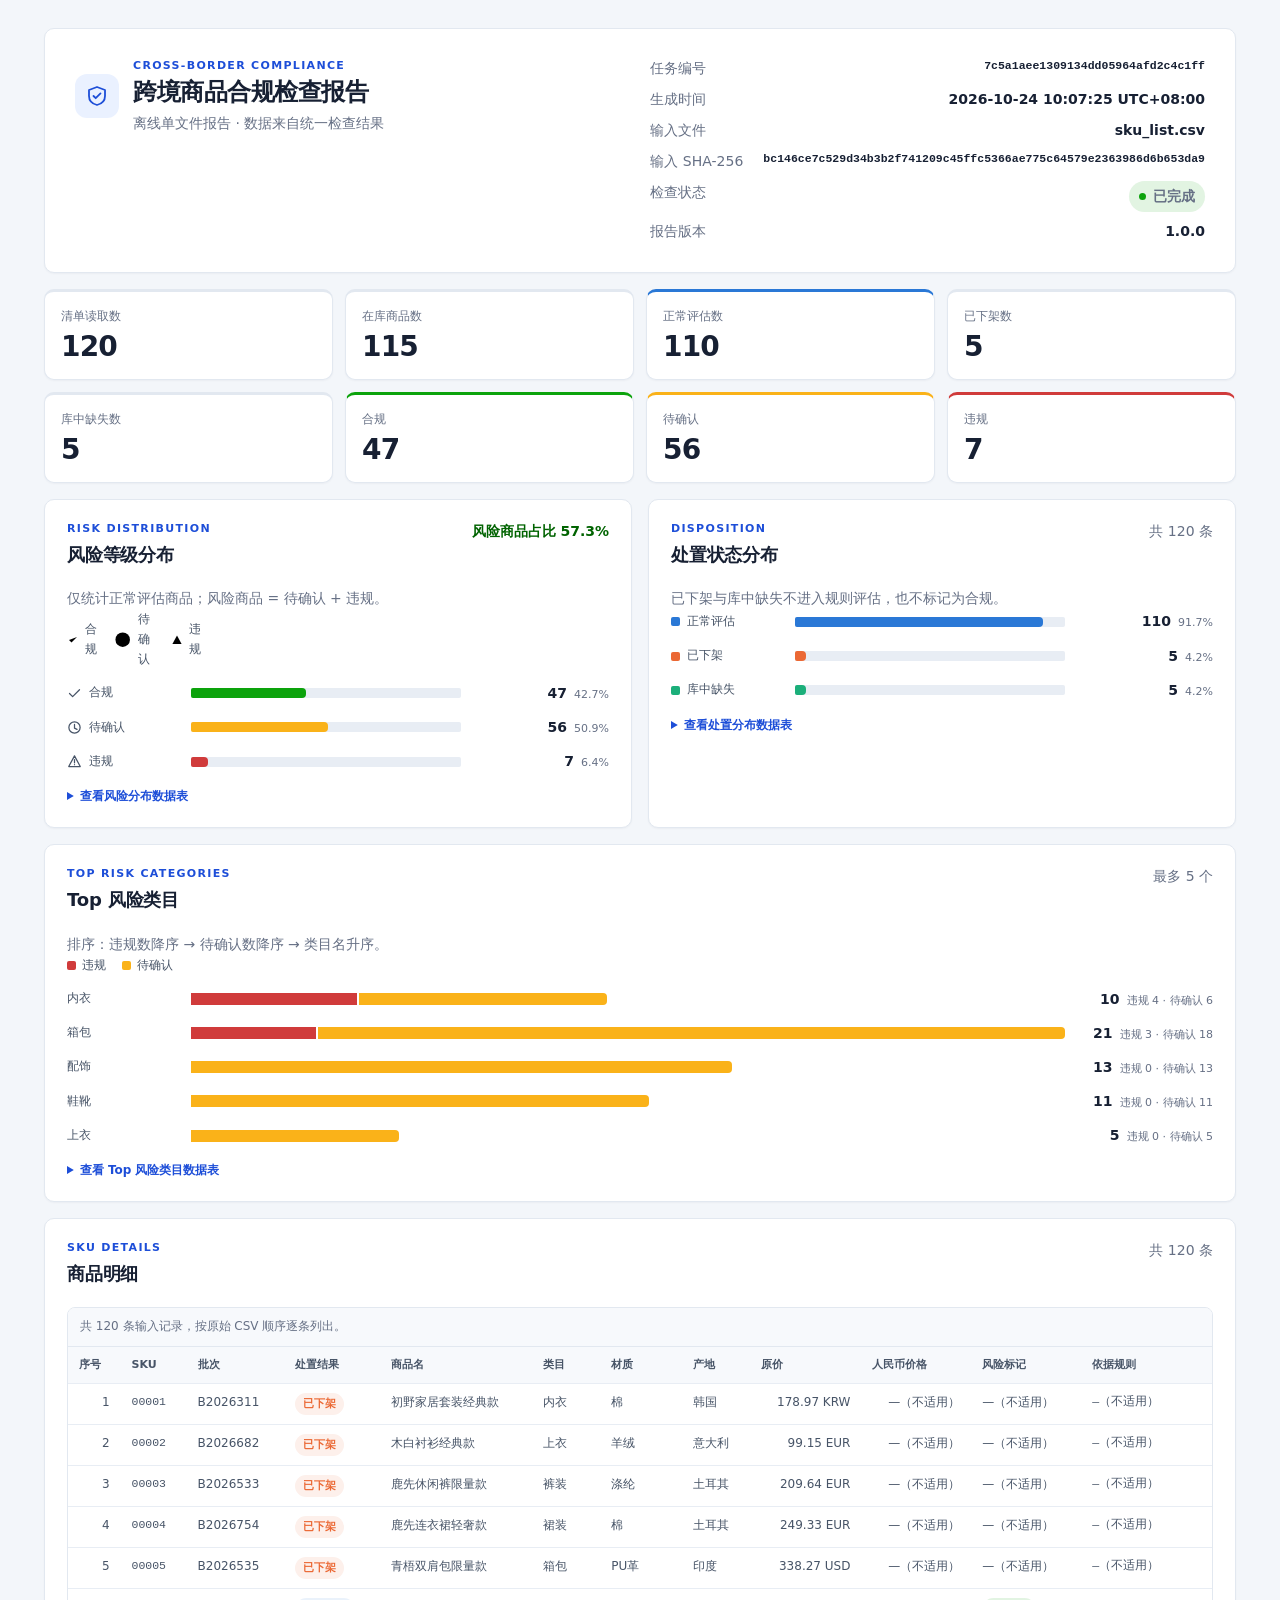
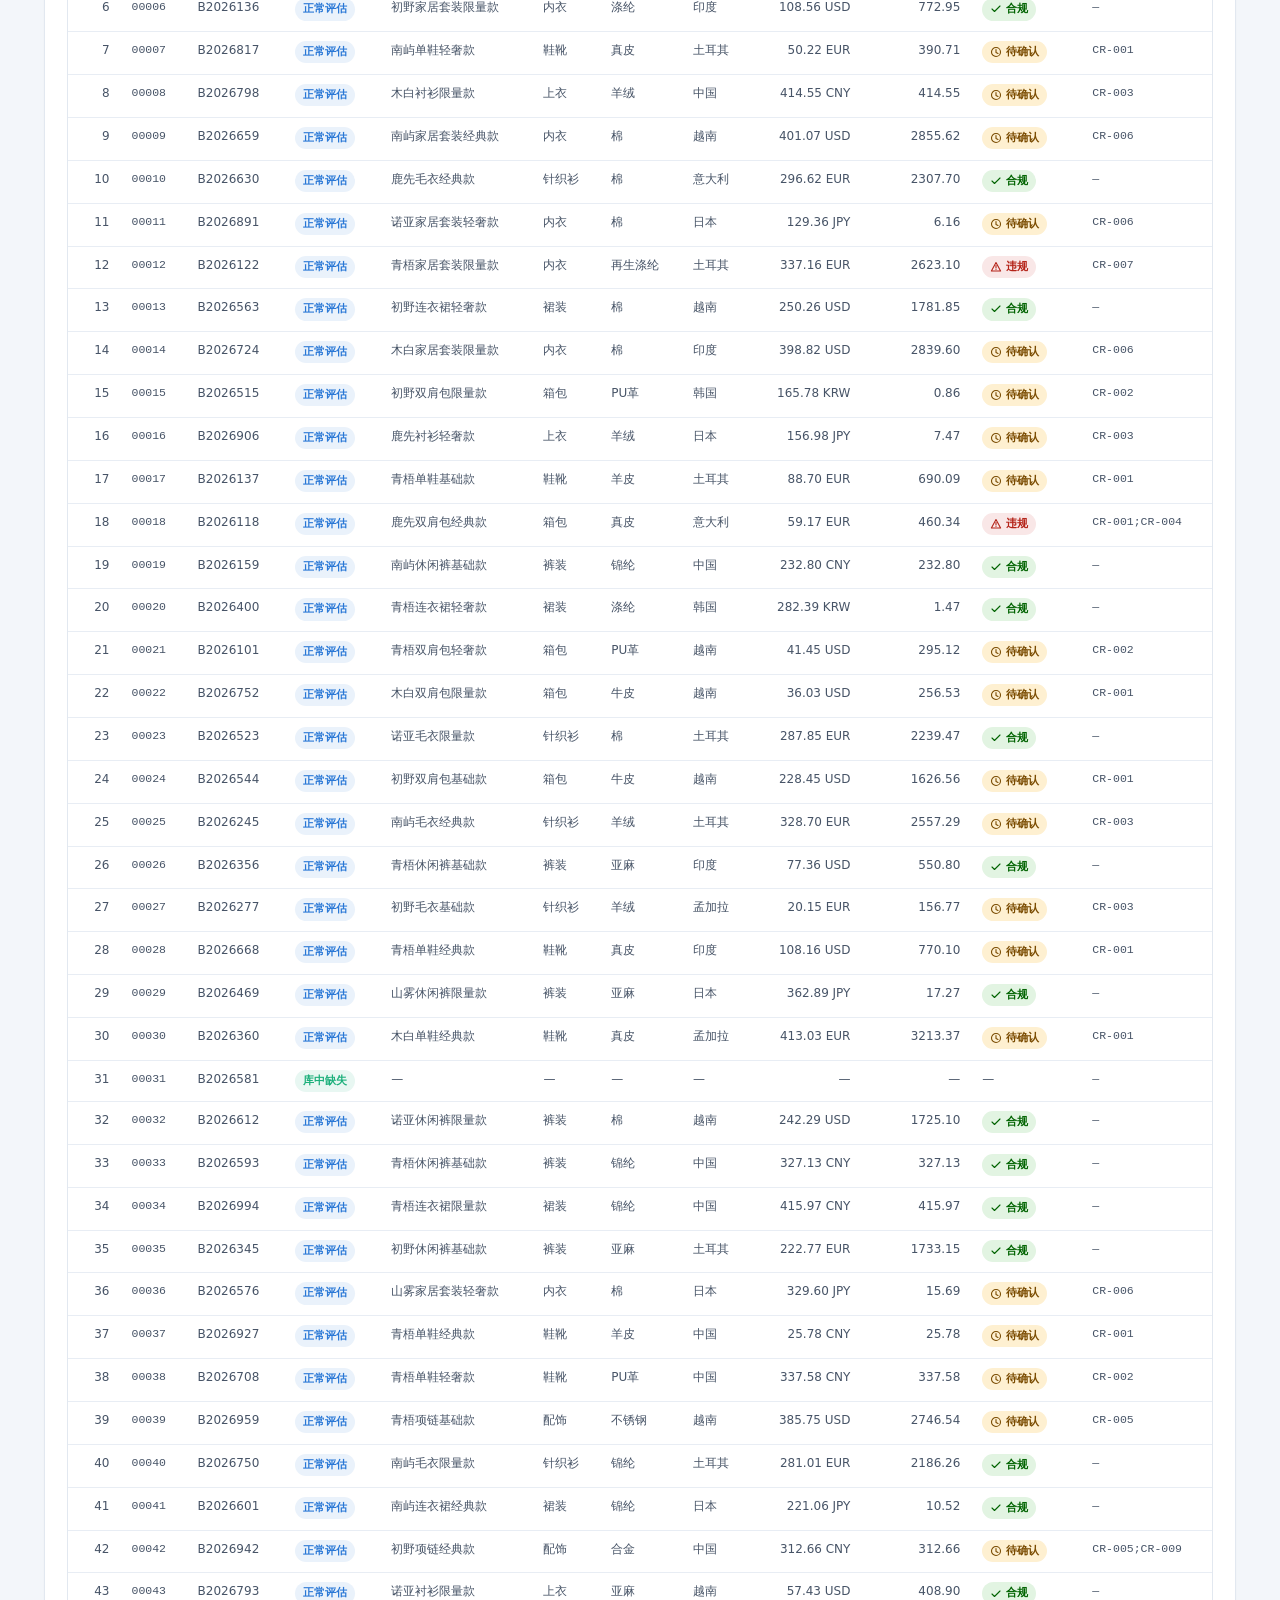
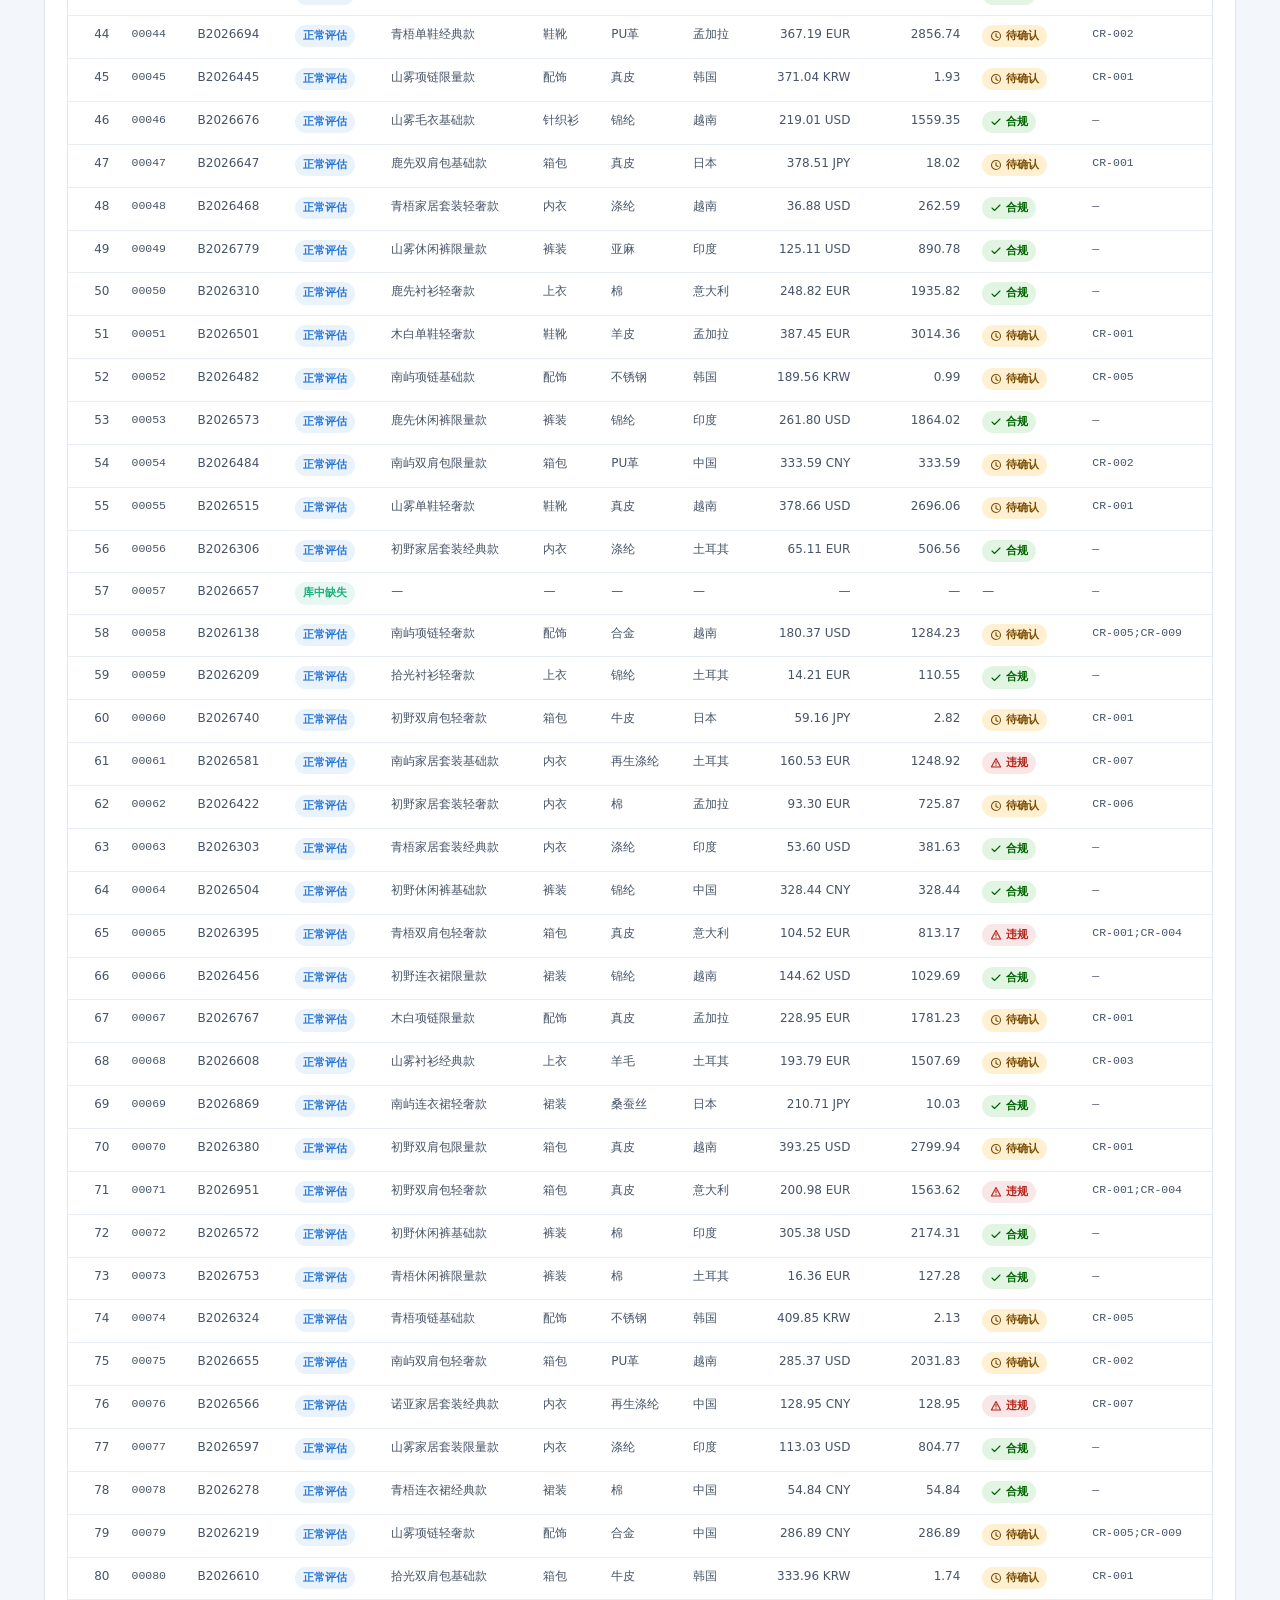
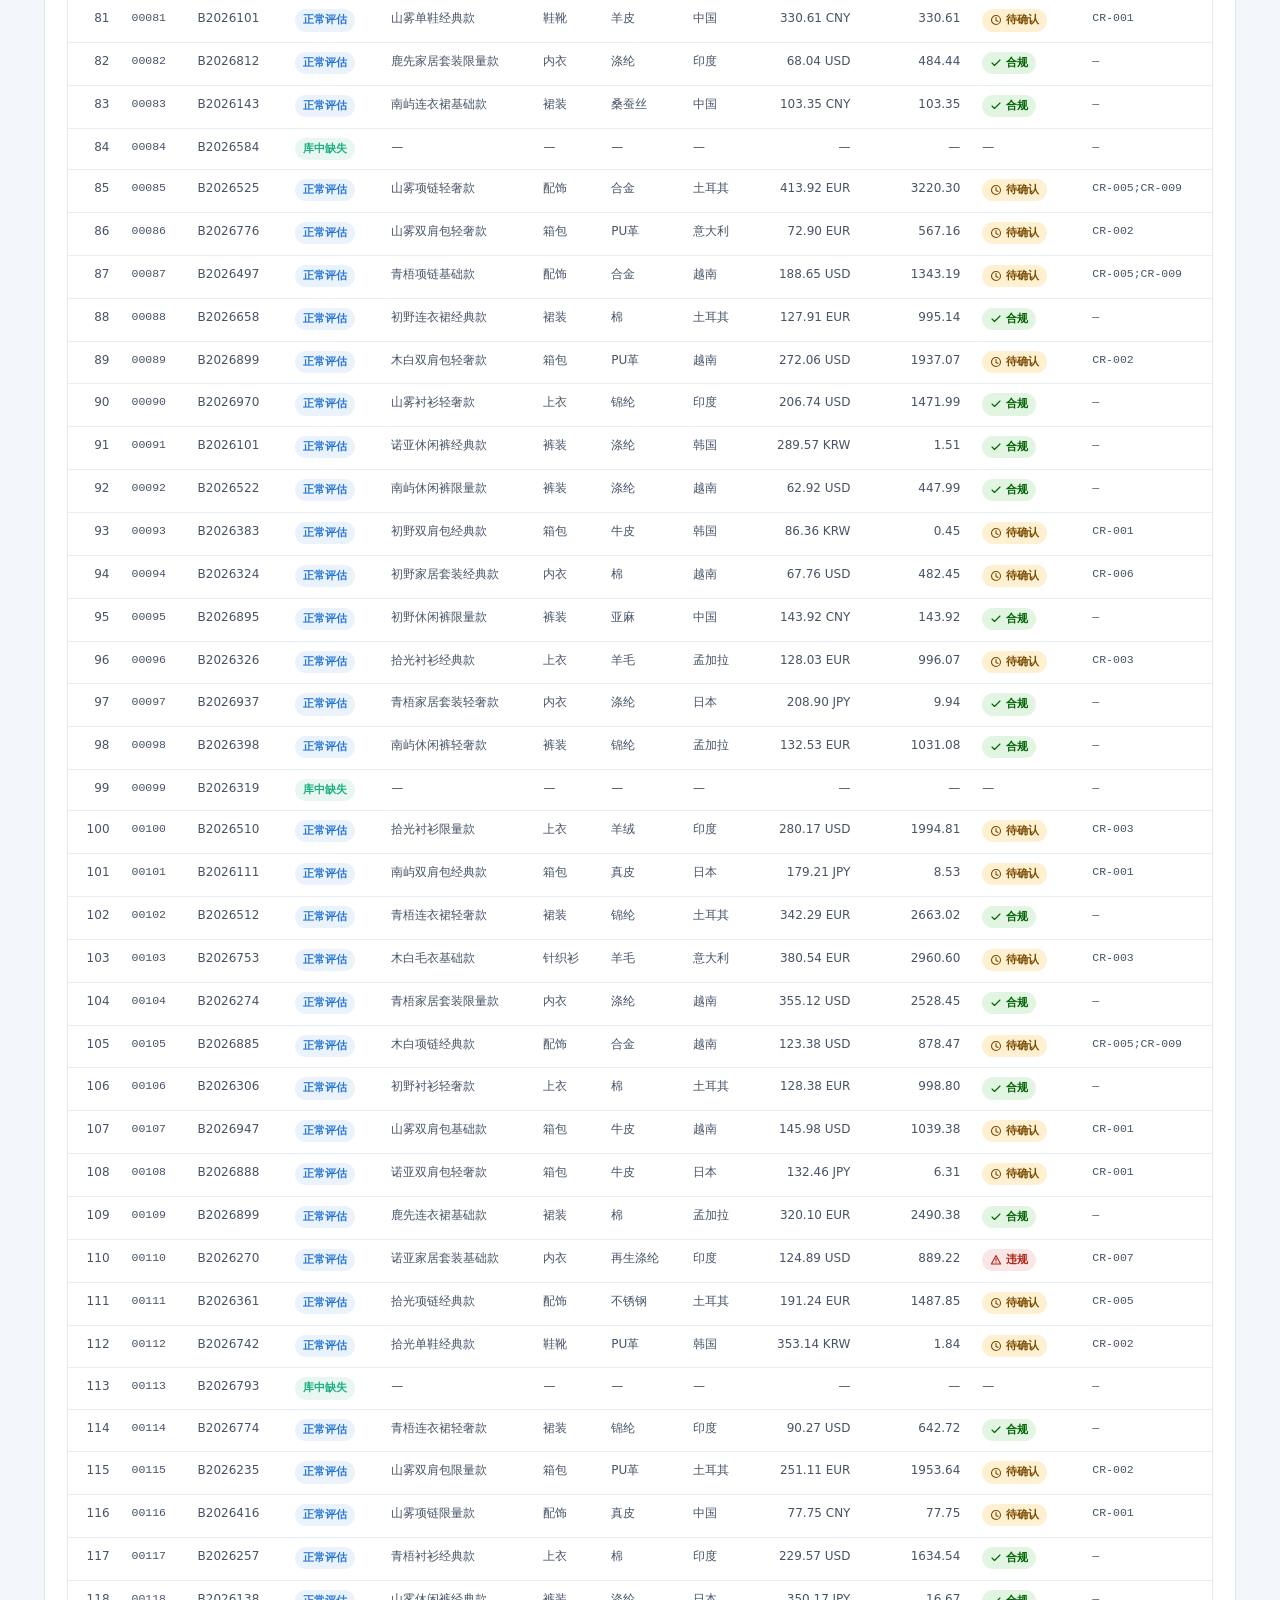
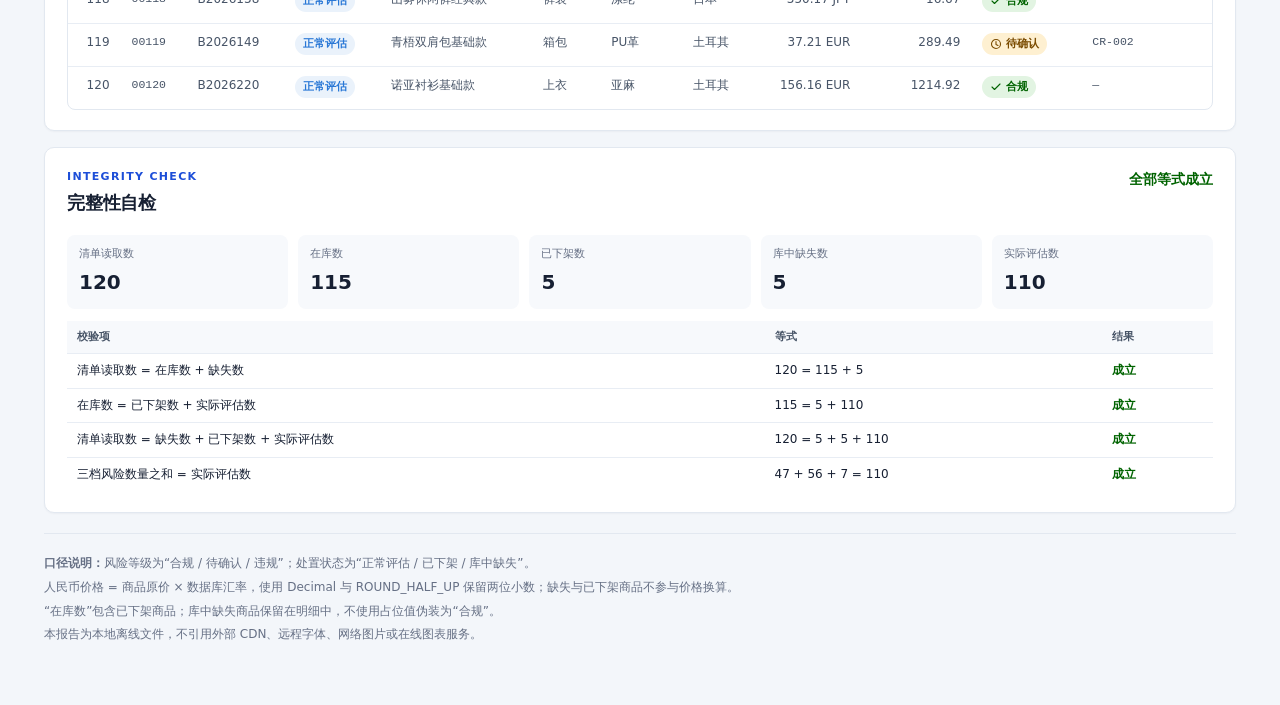
<file: reports/web_runs/7c5a1aee1309134dd05964afd2c4c1ff/compliance_report.html>
<!doctype html>
<html lang="zh-CN">
<head>
<meta charset="utf-8">
<meta name="viewport" content="width=device-width, initial-scale=1">
<meta name="color-scheme" content="light dark">
<title>跨境商品合规检查报告 · 7c5a1aee1309134dd05964afd2c4c1ff</title>
<style>
    :root {
      color-scheme: light;
      --page: #f3f6fa;
      --surface: #ffffff;
      --surface-subtle: #f7f9fc;
      --ink: #172033;
      --ink-secondary: #475467;
      --ink-muted: #667085;
      --border: #e2e8f0;
      --grid: #e8edf4;
      --primary: #1d4ed8;
      --primary-soft: #eaf1ff;
      --compliant: #0ca30c;
      --pending: #fab219;
      --violation: #d03b3b;
      --normal: #2a78d6;
      --deleted: #eb6834;
      --missing: #1baf7a;
      --good-text: #006300;
      --critical-text: #b42318;
      --radius: 10px;
      --shadow: 0 1px 2px rgba(16, 24, 40, .04);
    }
    @media (prefers-color-scheme: dark) {
      :root {
        color-scheme: dark;
        --page: #0d0d0d;
        --surface: #1a1a19;
        --surface-subtle: #222220;
        --ink: #f0efec;
        --ink-secondary: #c3c2b7;
        --ink-muted: #94928a;
        --border: #383835;
        --grid: #2c2c2a;
        --primary: #3987e5;
        --primary-soft: #172b46;
        --normal: #3987e5;
        --deleted: #d95926;
        --missing: #199e70;
        --good-text: #0ca30c;
        --critical-text: #ff8d8d;
        --shadow: none;
      }
    }
    * { box-sizing: border-box; }
    html { scroll-behavior: smooth; }
    body {
      margin: 0;
      background: var(--page);
      color: var(--ink);
      font-family: system-ui, -apple-system, "Segoe UI", "Microsoft YaHei",
        "PingFang SC", "Noto Sans CJK SC", sans-serif;
      font-size: 14px;
      line-height: 1.65;
    }
    a { color: var(--primary); }
    .report-shell { max-width: 1240px; margin: 0 auto; padding: 28px 24px 56px; }
    .report-header {
      display: flex; justify-content: space-between; gap: 24px;
      align-items: flex-start; padding: 28px 30px;
      background: var(--surface); border: 1px solid var(--border);
      border-radius: var(--radius); box-shadow: var(--shadow);
    }
    .brand { display: flex; gap: 14px; align-items: center; }
    .brand-mark {
      width: 44px; height: 44px; border-radius: 12px; display: grid;
      place-items: center; background: var(--primary-soft); color: var(--primary);
      flex: 0 0 auto;
    }
    .brand-mark svg { width: 24px; height: 24px; fill: none; stroke: currentColor;
      stroke-width: 1.8; stroke-linecap: round; stroke-linejoin: round; }
    h1 { font-size: 24px; line-height: 1.3; margin: 2px 0 4px; letter-spacing: -.02em; }
    h2 { font-size: 18px; margin: 0; letter-spacing: -.01em; }
    .eyebrow {
      margin: 0; color: var(--primary); font-size: 11px; font-weight: 700;
      letter-spacing: .12em;
    }
    .subtitle { margin: 0; color: var(--ink-muted); }
    .header-meta { display: grid; gap: 8px; min-width: 280px; }
    .meta-row { display: flex; justify-content: space-between; gap: 20px; }
    .meta-row span { color: var(--ink-muted); }
    .meta-row strong { font-weight: 600; text-align: right; overflow-wrap: anywhere; }
    .status-pill {
      display: inline-flex; align-items: center; gap: 7px; color: var(--good-text);
      background: color-mix(in srgb, var(--compliant) 12%, var(--surface));
      border-radius: 999px; padding: 4px 10px; font-weight: 650;
    }
    .status-pill::before {
      content: ""; width: 7px; height: 7px; border-radius: 50%;
      background: var(--compliant);
    }
    .stats-grid {
      display: grid; grid-template-columns: repeat(4, minmax(0, 1fr));
      gap: 12px; margin: 16px 0;
    }
    .stat-card {
      background: var(--surface); border: 1px solid var(--border);
      border-radius: var(--radius); padding: 15px 16px; box-shadow: var(--shadow);
      border-top: 3px solid var(--border);
    }
    .stat-card span { display: block; color: var(--ink-muted); font-size: 12px; }
    .stat-card strong {
      display: block; margin-top: 5px; font-size: 28px; line-height: 1.15;
      font-weight: 680; letter-spacing: -.03em;
    }
    .stat-compliant { border-top-color: var(--compliant); }
    .stat-pending { border-top-color: var(--pending); }
    .stat-violation { border-top-color: var(--violation); }
    .stat-evaluated { border-top-color: var(--normal); }
    .grid-2 { display: grid; grid-template-columns: 1fr 1fr; gap: 16px; }
    .panel {
      background: var(--surface); border: 1px solid var(--border);
      border-radius: var(--radius); padding: 20px 22px; box-shadow: var(--shadow);
      margin-bottom: 16px;
    }
    .section-heading {
      display: flex; align-items: flex-start; justify-content: space-between;
      gap: 20px; margin-bottom: 18px;
    }
    .section-heading p { margin: 0 0 2px; }
    .legend { display: flex; flex-wrap: wrap; gap: 8px 16px; margin-bottom: 12px; }
    .legend-item { display: inline-flex; align-items: center; gap: 6px;
      color: var(--ink-secondary); font-size: 12px; }
    .series-swatch { width: 9px; height: 9px; border-radius: 2px; display: inline-block; }
    .swatch-normal { background: var(--normal); }
    .swatch-deleted { background: var(--deleted); }
    .swatch-missing { background: var(--missing); }
    .swatch-pending, .segment-pending { background: var(--pending); }
    .swatch-violation, .segment-violation { background: var(--violation); }
    .chart { display: grid; gap: 11px; }
    .chart-row {
      display: grid; grid-template-columns: 112px minmax(0, 1fr) 136px;
      align-items: center; gap: 12px;
    }
    .chart-label { display: flex; align-items: center; gap: 7px; min-width: 0; }
    .chart-label svg { width: 15px; height: 15px; flex: 0 0 auto; fill: none;
      stroke: currentColor; stroke-width: 2; stroke-linecap: round;
      stroke-linejoin: round; color: var(--ink-secondary); }
    .chart-label span { color: var(--ink-secondary); font-size: 12px; }
    .chart-track {
      height: 10px; border-radius: 2px; background: var(--grid);
      overflow: hidden;
    }
    .chart-fill {
      display: block; height: 100%; min-width: 0;
      border-radius: 0 4px 4px 0;
    }
    .fill-compliant { background: var(--compliant); }
    .fill-pending { background: var(--pending); }
    .fill-violation { background: var(--violation); }
    .fill-normal { background: var(--normal); }
    .fill-deleted { background: var(--deleted); }
    .fill-missing { background: var(--missing); }
    .chart-value {
      display: flex; align-items: baseline; justify-content: flex-end;
      gap: 7px; font-variant-numeric: tabular-nums; white-space: nowrap;
    }
    .chart-value strong { font-size: 14px; }
    .chart-value span { color: var(--ink-muted); font-size: 11px; }
    .chart-row-top .chart-track { height: 12px; background: transparent; overflow: visible; }
    .stack { display: flex; gap: 2px; height: 12px; min-width: 2px; }
    .segment { display: block; height: 100%; min-width: 1px; }
    .segment:first-child { border-radius: 0; }
    .segment:last-child { border-radius: 0 4px 4px 0; }
    .table-view { margin-top: 14px; }
    .table-view summary { cursor: pointer; color: var(--primary); font-size: 12px;
      font-weight: 600; }
    .table-scroll { overflow-x: auto; border: 1px solid var(--border);
      border-radius: 8px; }
    .data-table { width: 100%; border-collapse: collapse; }
    .data-table caption {
      text-align: left; color: var(--ink-muted); padding: 9px 12px;
      border-bottom: 1px solid var(--border); background: var(--surface-subtle);
      font-size: 12px;
    }
    .data-table th, .data-table td {
      padding: 9px 11px; border-bottom: 1px solid var(--grid);
      text-align: left; vertical-align: top;
    }
    .data-table th {
      background: var(--surface-subtle); color: var(--ink-secondary);
      font-size: 11px; font-weight: 650; white-space: nowrap;
    }
    .data-table tbody tr:last-child td { border-bottom: 0; }
    .data-table.compact { margin-top: 8px; font-size: 12px; }
    .data-table.compact th, .data-table.compact td { padding: 7px 10px; }
    .data-table tfoot th { border-top: 1px solid var(--border); }
    .detail-table { min-width: 1120px; font-size: 12px; }
    .detail-table td { color: var(--ink-secondary); }
    .detail-table td.num, .detail-table th.num { text-align: right;
      font-variant-numeric: tabular-nums; white-space: nowrap; }
    .mono { font-family: ui-monospace, SFMono-Regular, Consolas, monospace;
      font-size: 11.5px; }
    .rules { overflow-wrap: anywhere; min-width: 100px; }
    .placeholder { color: var(--ink-muted); }
    .status, .disposition {
      display: inline-flex; align-items: center; gap: 4px; border-radius: 999px;
      padding: 2px 8px; font-size: 11px; font-weight: 650; white-space: nowrap;
    }
    .status svg { width: 12px; height: 12px; fill: none; stroke: currentColor;
      stroke-width: 2.2; stroke-linecap: round; stroke-linejoin: round; }
    .status-compliant { color: var(--good-text);
      background: color-mix(in srgb, var(--compliant) 12%, var(--surface)); }
    .status-pending { color: #7a4b00;
      background: color-mix(in srgb, var(--pending) 20%, var(--surface)); }
    .status-violation { color: var(--critical-text);
      background: color-mix(in srgb, var(--violation) 12%, var(--surface)); }
    .disposition-normal { color: var(--normal);
      background: color-mix(in srgb, var(--normal) 10%, var(--surface)); }
    .disposition-deleted { color: var(--deleted);
      background: color-mix(in srgb, var(--deleted) 10%, var(--surface)); }
    .disposition-missing { color: var(--missing);
      background: color-mix(in srgb, var(--missing) 10%, var(--surface)); }
    .verdict { font-weight: 650; white-space: nowrap; }
    .verdict.ok { color: var(--good-text); }
    .verdict.bad { color: var(--critical-text); }
    .mini-stats { display: grid; grid-template-columns: repeat(5, minmax(0, 1fr));
      gap: 10px; margin-bottom: 12px; }
    .mini-stats div { background: var(--surface-subtle); border-radius: 8px;
      padding: 10px 12px; }
    .mini-stats span { display: block; color: var(--ink-muted); font-size: 11px; }
    .mini-stats strong { display: block; margin-top: 2px; font-size: 20px; }
    .empty-state { color: var(--ink-muted); margin: 0; padding: 12px 0; }
    .report-footer {
      margin-top: 20px; color: var(--ink-muted); font-size: 12px;
      border-top: 1px solid var(--border); padding-top: 16px;
    }
    .report-footer p { margin: 4px 0; }
    @media (max-width: 900px) {
      .report-shell { padding: 16px 14px 40px; }
      .report-header { flex-direction: column; padding: 20px; }
      .header-meta { width: 100%; min-width: 0; }
      .stats-grid { grid-template-columns: repeat(2, minmax(0, 1fr)); }
      .grid-2 { grid-template-columns: 1fr; }
      .mini-stats { grid-template-columns: repeat(2, minmax(0, 1fr)); }
    }
    @media (max-width: 620px) {
      h1 { font-size: 20px; }
      .chart-row { grid-template-columns: 92px minmax(0, 1fr); gap: 9px; }
      .chart-value { grid-column: 2; justify-content: flex-start; }
      .stats-grid { gap: 9px; }
      .stat-card strong { font-size: 24px; }
      .panel { padding: 16px; }
    }
    @media print {
      body { background: #fff; }
      .report-shell { max-width: none; padding: 0; }
      .panel, .report-header, .stat-card { box-shadow: none; break-inside: avoid; }
      .table-view { display: none; }
      .table-scroll { overflow: visible; }
      .detail-table { min-width: 0; font-size: 9px; }
    }
    </style>
</head>
<body>
<main class="report-shell">
  <header class="report-header">
    <div>
      <div class="brand">
        <span class="brand-mark" aria-hidden="true">
          <svg viewBox="0 0 24 24"><path d="M12 3 4 6v6c0 4.5 3.2 7.8 8 9 4.8-1.2 8-4.5 8-9V6l-8-3Z"/><path d="m8.5 12 2.2 2.2 4.8-4.8"/></svg>
        </span>
        <div>
          <p class="eyebrow">CROSS-BORDER COMPLIANCE</p>
          <h1>跨境商品合规检查报告</h1>
          <p class="subtitle">离线单文件报告 · 数据来自统一检查结果</p>
        </div>
      </div>
    </div>
    <div class="header-meta">
      <div class="meta-row"><span>任务编号</span><strong class="mono">7c5a1aee1309134dd05964afd2c4c1ff</strong></div>
      <div class="meta-row"><span>生成时间</span><strong>2026-10-24 10:07:25 UTC+08:00</strong></div>
      <div class="meta-row"><span>输入文件</span><strong>sku_list.csv</strong></div>
      <div class="meta-row"><span>输入 SHA-256</span><strong class="mono">bc146ce7c529d34b3b2f741209c45ffc5366ae775c64579e2363986d6b653da9</strong></div>
      <div class="meta-row"><span>检查状态</span><span class="status-pill">已完成</span></div>
      <div class="meta-row"><span>报告版本</span><strong>1.0.0</strong></div>
    </div>
  </header>

  <section class="stats-grid" aria-label="检查概览">
    <div class="stat-card stat-input"><span>清单读取数</span><strong>120</strong></div><div class="stat-card stat-matched"><span>在库商品数</span><strong>115</strong></div><div class="stat-card stat-evaluated"><span>正常评估数</span><strong>110</strong></div><div class="stat-card stat-deleted"><span>已下架数</span><strong>5</strong></div><div class="stat-card stat-missing"><span>库中缺失数</span><strong>5</strong></div><div class="stat-card stat-compliant"><span>合规</span><strong>47</strong></div><div class="stat-card stat-pending"><span>待确认</span><strong>56</strong></div><div class="stat-card stat-violation"><span>违规</span><strong>7</strong></div>
  </section>

  <div class="grid-2">
    <section class="panel">
      <div class="section-heading">
        <div><p class="eyebrow">RISK DISTRIBUTION</p><h2>风险等级分布</h2></div>
        <span class="verdict ok">风险商品占比 57.3%</span>
      </div>
      <p class="subtitle">仅统计正常评估商品；风险商品 = 待确认 + 违规。</p>
      <div class="legend"><span class="legend-item"><svg viewBox="0 0 24 24" aria-hidden="true"><path d="M20 6 9 17l-5-5"/></svg>合规</span><span class="legend-item"><svg viewBox="0 0 24 24" aria-hidden="true"><circle cx="12" cy="12" r="9"/><path d="M12 7v6l4 2"/></svg>待确认</span><span class="legend-item"><svg viewBox="0 0 24 24" aria-hidden="true"><path d="M12 3 2.8 20h18.4L12 3Z"/><path d="M12 9v5"/><path d="M12 17h.01"/></svg>违规</span></div><div class="chart" role="img" aria-label="风险等级数量分布；详细数值见下方数据表。"><div class="chart-row"><div class="chart-label"><svg viewBox="0 0 24 24" aria-hidden="true"><path d="M20 6 9 17l-5-5"/></svg><span>合规</span></div><div class="chart-track"><span class="chart-fill fill-compliant" style="width:42.73%"></span></div><div class="chart-value"><strong>47</strong><span>42.7%</span></div></div><div class="chart-row"><div class="chart-label"><svg viewBox="0 0 24 24" aria-hidden="true"><circle cx="12" cy="12" r="9"/><path d="M12 7v6l4 2"/></svg><span>待确认</span></div><div class="chart-track"><span class="chart-fill fill-pending" style="width:50.91%"></span></div><div class="chart-value"><strong>56</strong><span>50.9%</span></div></div><div class="chart-row"><div class="chart-label"><svg viewBox="0 0 24 24" aria-hidden="true"><path d="M12 3 2.8 20h18.4L12 3Z"/><path d="M12 9v5"/><path d="M12 17h.01"/></svg><span>违规</span></div><div class="chart-track"><span class="chart-fill fill-violation" style="width:6.36%"></span></div><div class="chart-value"><strong>7</strong><span>6.4%</span></div></div></div><details class="table-view"><summary>查看风险分布数据表</summary><table class="data-table compact"><thead><tr><th>风险</th><th>数量</th><th>占实际评估数</th></tr></thead><tbody><tr><td>合规</td><td>47</td><td>42.7%</td></tr><tr><td>待确认</td><td>56</td><td>50.9%</td></tr><tr><td>违规</td><td>7</td><td>6.4%</td></tr></tbody><tfoot><tr><th>合计</th><th>110</th><th>100.0%</th></tr></tfoot></table></details>
    </section>
    <section class="panel">
      <div class="section-heading">
        <div><p class="eyebrow">DISPOSITION</p><h2>处置状态分布</h2></div>
        <span class="subtitle">共 120 条</span>
      </div>
      <p class="subtitle">已下架与库中缺失不进入规则评估，也不标记为合规。</p>
      <div class="chart" role="img" aria-label="处置状态数量分布；详细数值见下方数据表。"><div class="chart-row"><div class="chart-label"><span class="series-swatch swatch-normal"></span><span>正常评估</span></div><div class="chart-track"><span class="chart-fill fill-normal" style="width:91.67%"></span></div><div class="chart-value"><strong>110</strong><span>91.7%</span></div></div><div class="chart-row"><div class="chart-label"><span class="series-swatch swatch-deleted"></span><span>已下架</span></div><div class="chart-track"><span class="chart-fill fill-deleted" style="width:4.17%"></span></div><div class="chart-value"><strong>5</strong><span>4.2%</span></div></div><div class="chart-row"><div class="chart-label"><span class="series-swatch swatch-missing"></span><span>库中缺失</span></div><div class="chart-track"><span class="chart-fill fill-missing" style="width:4.17%"></span></div><div class="chart-value"><strong>5</strong><span>4.2%</span></div></div></div><details class="table-view"><summary>查看处置分布数据表</summary><table class="data-table compact"><thead><tr><th>处置结果</th><th>数量</th><th>占清单读取数</th></tr></thead><tbody><tr><td>正常评估</td><td>110</td><td>91.7%</td></tr><tr><td>已下架</td><td>5</td><td>4.2%</td></tr><tr><td>库中缺失</td><td>5</td><td>4.2%</td></tr></tbody><tfoot><tr><th>合计</th><th>120</th><th>100.0%</th></tr></tfoot></table></details>
    </section>
  </div>

  <section class="panel" id="risk-categories">
    <div class="section-heading">
      <div><p class="eyebrow">TOP RISK CATEGORIES</p><h2>Top 风险类目</h2></div>
      <span class="subtitle">最多 5 个</span>
    </div>
    <p class="subtitle">排序：违规数降序 → 待确认数降序 → 类目名升序。</p>
    <div class="legend"><span class="legend-item"><span class="series-swatch swatch-violation"></span>违规</span><span class="legend-item"><span class="series-swatch swatch-pending"></span>待确认</span></div><div class="chart" role="img" aria-label="Top 风险类目对比；条形长度按风险商品总数相对最大值绘制，详细数值见下方数据表。"><div class="chart-row chart-row-top"><div class="chart-label"><span>内衣</span></div><div class="chart-track"><div class="stack" style="width:47.62%"><span class="segment segment-violation" style="width:40.00%"></span><span class="segment segment-pending" style="width:60.00%"></span></div></div><div class="chart-value"><strong>10</strong><span>违规 4 · 待确认 6</span></div></div><div class="chart-row chart-row-top"><div class="chart-label"><span>箱包</span></div><div class="chart-track"><div class="stack" style="width:100.00%"><span class="segment segment-violation" style="width:14.29%"></span><span class="segment segment-pending" style="width:85.71%"></span></div></div><div class="chart-value"><strong>21</strong><span>违规 3 · 待确认 18</span></div></div><div class="chart-row chart-row-top"><div class="chart-label"><span>配饰</span></div><div class="chart-track"><div class="stack" style="width:61.90%"><span class="segment segment-pending" style="width:100.00%"></span></div></div><div class="chart-value"><strong>13</strong><span>违规 0 · 待确认 13</span></div></div><div class="chart-row chart-row-top"><div class="chart-label"><span>鞋靴</span></div><div class="chart-track"><div class="stack" style="width:52.38%"><span class="segment segment-pending" style="width:100.00%"></span></div></div><div class="chart-value"><strong>11</strong><span>违规 0 · 待确认 11</span></div></div><div class="chart-row chart-row-top"><div class="chart-label"><span>上衣</span></div><div class="chart-track"><div class="stack" style="width:23.81%"><span class="segment segment-pending" style="width:100.00%"></span></div></div><div class="chart-value"><strong>5</strong><span>违规 0 · 待确认 5</span></div></div></div><details class="table-view"><summary>查看 Top 风险类目数据表</summary><table class="data-table compact"><thead><tr><th>排名</th><th>类目</th><th>违规</th><th>待确认</th><th>风险商品总数</th></tr></thead><tbody><tr><td>1</td><td>内衣</td><td>4</td><td>6</td><td>10</td></tr><tr><td>2</td><td>箱包</td><td>3</td><td>18</td><td>21</td></tr><tr><td>3</td><td>配饰</td><td>0</td><td>13</td><td>13</td></tr><tr><td>4</td><td>鞋靴</td><td>0</td><td>11</td><td>11</td></tr><tr><td>5</td><td>上衣</td><td>0</td><td>5</td><td>5</td></tr></tbody></table></details>
  </section>

  <section class="panel" id="details">
    <div class="section-heading">
      <div><p class="eyebrow">SKU DETAILS</p><h2>商品明细</h2></div>
      <span class="subtitle">共 120 条</span>
    </div>
    <div class="table-scroll"><table class="data-table detail-table"><caption>共 120 条输入记录，按原始 CSV 顺序逐条列出。</caption><thead><tr><th>序号</th><th>SKU</th><th>批次</th><th>处置结果</th><th>商品名</th><th>类目</th><th>材质</th><th>产地</th><th>原价</th><th>人民币价格</th><th>风险标记</th><th>依据规则</th></tr></thead><tbody><tr class="detail-row" data-sku-ref="00001"><td class="num">1</td><td class="mono">00001</td><td>B2026311</td><td><span class="disposition disposition-deleted">已下架</span></td><td>初野家居套装经典款</td><td>内衣</td><td>棉</td><td>韩国</td><td class="num">178.97 KRW</td><td class="num">—（不适用）</td><td>—（不适用）</td><td class="mono rules">—（不适用）</td></tr><tr class="detail-row" data-sku-ref="00002"><td class="num">2</td><td class="mono">00002</td><td>B2026682</td><td><span class="disposition disposition-deleted">已下架</span></td><td>木白衬衫经典款</td><td>上衣</td><td>羊绒</td><td>意大利</td><td class="num">99.15 EUR</td><td class="num">—（不适用）</td><td>—（不适用）</td><td class="mono rules">—（不适用）</td></tr><tr class="detail-row" data-sku-ref="00003"><td class="num">3</td><td class="mono">00003</td><td>B2026533</td><td><span class="disposition disposition-deleted">已下架</span></td><td>鹿先休闲裤限量款</td><td>裤装</td><td>涤纶</td><td>土耳其</td><td class="num">209.64 EUR</td><td class="num">—（不适用）</td><td>—（不适用）</td><td class="mono rules">—（不适用）</td></tr><tr class="detail-row" data-sku-ref="00004"><td class="num">4</td><td class="mono">00004</td><td>B2026754</td><td><span class="disposition disposition-deleted">已下架</span></td><td>鹿先连衣裙轻奢款</td><td>裙装</td><td>棉</td><td>土耳其</td><td class="num">249.33 EUR</td><td class="num">—（不适用）</td><td>—（不适用）</td><td class="mono rules">—（不适用）</td></tr><tr class="detail-row" data-sku-ref="00005"><td class="num">5</td><td class="mono">00005</td><td>B2026535</td><td><span class="disposition disposition-deleted">已下架</span></td><td>青梧双肩包限量款</td><td>箱包</td><td>PU革</td><td>印度</td><td class="num">338.27 USD</td><td class="num">—（不适用）</td><td>—（不适用）</td><td class="mono rules">—（不适用）</td></tr><tr class="detail-row" data-sku-ref="00006"><td class="num">6</td><td class="mono">00006</td><td>B2026136</td><td><span class="disposition disposition-normal">正常评估</span></td><td>初野家居套装限量款</td><td>内衣</td><td>涤纶</td><td>印度</td><td class="num">108.56 USD</td><td class="num">772.95</td><td><span class="status status-compliant"><svg viewBox="0 0 24 24" aria-hidden="true"><path d="M20 6 9 17l-5-5"/></svg><span>合规</span></span></td><td class="mono rules">—</td></tr><tr class="detail-row" data-sku-ref="00007"><td class="num">7</td><td class="mono">00007</td><td>B2026817</td><td><span class="disposition disposition-normal">正常评估</span></td><td>南屿单鞋轻奢款</td><td>鞋靴</td><td>真皮</td><td>土耳其</td><td class="num">50.22 EUR</td><td class="num">390.71</td><td><span class="status status-pending"><svg viewBox="0 0 24 24" aria-hidden="true"><circle cx="12" cy="12" r="9"/><path d="M12 7v6l4 2"/></svg><span>待确认</span></span></td><td class="mono rules">CR-001</td></tr><tr class="detail-row" data-sku-ref="00008"><td class="num">8</td><td class="mono">00008</td><td>B2026798</td><td><span class="disposition disposition-normal">正常评估</span></td><td>木白衬衫限量款</td><td>上衣</td><td>羊绒</td><td>中国</td><td class="num">414.55 CNY</td><td class="num">414.55</td><td><span class="status status-pending"><svg viewBox="0 0 24 24" aria-hidden="true"><circle cx="12" cy="12" r="9"/><path d="M12 7v6l4 2"/></svg><span>待确认</span></span></td><td class="mono rules">CR-003</td></tr><tr class="detail-row" data-sku-ref="00009"><td class="num">9</td><td class="mono">00009</td><td>B2026659</td><td><span class="disposition disposition-normal">正常评估</span></td><td>南屿家居套装经典款</td><td>内衣</td><td>棉</td><td>越南</td><td class="num">401.07 USD</td><td class="num">2855.62</td><td><span class="status status-pending"><svg viewBox="0 0 24 24" aria-hidden="true"><circle cx="12" cy="12" r="9"/><path d="M12 7v6l4 2"/></svg><span>待确认</span></span></td><td class="mono rules">CR-006</td></tr><tr class="detail-row" data-sku-ref="00010"><td class="num">10</td><td class="mono">00010</td><td>B2026630</td><td><span class="disposition disposition-normal">正常评估</span></td><td>鹿先毛衣经典款</td><td>针织衫</td><td>棉</td><td>意大利</td><td class="num">296.62 EUR</td><td class="num">2307.70</td><td><span class="status status-compliant"><svg viewBox="0 0 24 24" aria-hidden="true"><path d="M20 6 9 17l-5-5"/></svg><span>合规</span></span></td><td class="mono rules">—</td></tr><tr class="detail-row" data-sku-ref="00011"><td class="num">11</td><td class="mono">00011</td><td>B2026891</td><td><span class="disposition disposition-normal">正常评估</span></td><td>诺亚家居套装轻奢款</td><td>内衣</td><td>棉</td><td>日本</td><td class="num">129.36 JPY</td><td class="num">6.16</td><td><span class="status status-pending"><svg viewBox="0 0 24 24" aria-hidden="true"><circle cx="12" cy="12" r="9"/><path d="M12 7v6l4 2"/></svg><span>待确认</span></span></td><td class="mono rules">CR-006</td></tr><tr class="detail-row" data-sku-ref="00012"><td class="num">12</td><td class="mono">00012</td><td>B2026122</td><td><span class="disposition disposition-normal">正常评估</span></td><td>青梧家居套装限量款</td><td>内衣</td><td>再生涤纶</td><td>土耳其</td><td class="num">337.16 EUR</td><td class="num">2623.10</td><td><span class="status status-violation"><svg viewBox="0 0 24 24" aria-hidden="true"><path d="M12 3 2.8 20h18.4L12 3Z"/><path d="M12 9v5"/><path d="M12 17h.01"/></svg><span>违规</span></span></td><td class="mono rules">CR-007</td></tr><tr class="detail-row" data-sku-ref="00013"><td class="num">13</td><td class="mono">00013</td><td>B2026563</td><td><span class="disposition disposition-normal">正常评估</span></td><td>初野连衣裙轻奢款</td><td>裙装</td><td>棉</td><td>越南</td><td class="num">250.26 USD</td><td class="num">1781.85</td><td><span class="status status-compliant"><svg viewBox="0 0 24 24" aria-hidden="true"><path d="M20 6 9 17l-5-5"/></svg><span>合规</span></span></td><td class="mono rules">—</td></tr><tr class="detail-row" data-sku-ref="00014"><td class="num">14</td><td class="mono">00014</td><td>B2026724</td><td><span class="disposition disposition-normal">正常评估</span></td><td>木白家居套装限量款</td><td>内衣</td><td>棉</td><td>印度</td><td class="num">398.82 USD</td><td class="num">2839.60</td><td><span class="status status-pending"><svg viewBox="0 0 24 24" aria-hidden="true"><circle cx="12" cy="12" r="9"/><path d="M12 7v6l4 2"/></svg><span>待确认</span></span></td><td class="mono rules">CR-006</td></tr><tr class="detail-row" data-sku-ref="00015"><td class="num">15</td><td class="mono">00015</td><td>B2026515</td><td><span class="disposition disposition-normal">正常评估</span></td><td>初野双肩包限量款</td><td>箱包</td><td>PU革</td><td>韩国</td><td class="num">165.78 KRW</td><td class="num">0.86</td><td><span class="status status-pending"><svg viewBox="0 0 24 24" aria-hidden="true"><circle cx="12" cy="12" r="9"/><path d="M12 7v6l4 2"/></svg><span>待确认</span></span></td><td class="mono rules">CR-002</td></tr><tr class="detail-row" data-sku-ref="00016"><td class="num">16</td><td class="mono">00016</td><td>B2026906</td><td><span class="disposition disposition-normal">正常评估</span></td><td>鹿先衬衫轻奢款</td><td>上衣</td><td>羊绒</td><td>日本</td><td class="num">156.98 JPY</td><td class="num">7.47</td><td><span class="status status-pending"><svg viewBox="0 0 24 24" aria-hidden="true"><circle cx="12" cy="12" r="9"/><path d="M12 7v6l4 2"/></svg><span>待确认</span></span></td><td class="mono rules">CR-003</td></tr><tr class="detail-row" data-sku-ref="00017"><td class="num">17</td><td class="mono">00017</td><td>B2026137</td><td><span class="disposition disposition-normal">正常评估</span></td><td>青梧单鞋基础款</td><td>鞋靴</td><td>羊皮</td><td>土耳其</td><td class="num">88.70 EUR</td><td class="num">690.09</td><td><span class="status status-pending"><svg viewBox="0 0 24 24" aria-hidden="true"><circle cx="12" cy="12" r="9"/><path d="M12 7v6l4 2"/></svg><span>待确认</span></span></td><td class="mono rules">CR-001</td></tr><tr class="detail-row" data-sku-ref="00018"><td class="num">18</td><td class="mono">00018</td><td>B2026118</td><td><span class="disposition disposition-normal">正常评估</span></td><td>鹿先双肩包经典款</td><td>箱包</td><td>真皮</td><td>意大利</td><td class="num">59.17 EUR</td><td class="num">460.34</td><td><span class="status status-violation"><svg viewBox="0 0 24 24" aria-hidden="true"><path d="M12 3 2.8 20h18.4L12 3Z"/><path d="M12 9v5"/><path d="M12 17h.01"/></svg><span>违规</span></span></td><td class="mono rules">CR-001;CR-004</td></tr><tr class="detail-row" data-sku-ref="00019"><td class="num">19</td><td class="mono">00019</td><td>B2026159</td><td><span class="disposition disposition-normal">正常评估</span></td><td>南屿休闲裤基础款</td><td>裤装</td><td>锦纶</td><td>中国</td><td class="num">232.80 CNY</td><td class="num">232.80</td><td><span class="status status-compliant"><svg viewBox="0 0 24 24" aria-hidden="true"><path d="M20 6 9 17l-5-5"/></svg><span>合规</span></span></td><td class="mono rules">—</td></tr><tr class="detail-row" data-sku-ref="00020"><td class="num">20</td><td class="mono">00020</td><td>B2026400</td><td><span class="disposition disposition-normal">正常评估</span></td><td>青梧连衣裙轻奢款</td><td>裙装</td><td>涤纶</td><td>韩国</td><td class="num">282.39 KRW</td><td class="num">1.47</td><td><span class="status status-compliant"><svg viewBox="0 0 24 24" aria-hidden="true"><path d="M20 6 9 17l-5-5"/></svg><span>合规</span></span></td><td class="mono rules">—</td></tr><tr class="detail-row" data-sku-ref="00021"><td class="num">21</td><td class="mono">00021</td><td>B2026101</td><td><span class="disposition disposition-normal">正常评估</span></td><td>青梧双肩包轻奢款</td><td>箱包</td><td>PU革</td><td>越南</td><td class="num">41.45 USD</td><td class="num">295.12</td><td><span class="status status-pending"><svg viewBox="0 0 24 24" aria-hidden="true"><circle cx="12" cy="12" r="9"/><path d="M12 7v6l4 2"/></svg><span>待确认</span></span></td><td class="mono rules">CR-002</td></tr><tr class="detail-row" data-sku-ref="00022"><td class="num">22</td><td class="mono">00022</td><td>B2026752</td><td><span class="disposition disposition-normal">正常评估</span></td><td>木白双肩包限量款</td><td>箱包</td><td>牛皮</td><td>越南</td><td class="num">36.03 USD</td><td class="num">256.53</td><td><span class="status status-pending"><svg viewBox="0 0 24 24" aria-hidden="true"><circle cx="12" cy="12" r="9"/><path d="M12 7v6l4 2"/></svg><span>待确认</span></span></td><td class="mono rules">CR-001</td></tr><tr class="detail-row" data-sku-ref="00023"><td class="num">23</td><td class="mono">00023</td><td>B2026523</td><td><span class="disposition disposition-normal">正常评估</span></td><td>诺亚毛衣限量款</td><td>针织衫</td><td>棉</td><td>土耳其</td><td class="num">287.85 EUR</td><td class="num">2239.47</td><td><span class="status status-compliant"><svg viewBox="0 0 24 24" aria-hidden="true"><path d="M20 6 9 17l-5-5"/></svg><span>合规</span></span></td><td class="mono rules">—</td></tr><tr class="detail-row" data-sku-ref="00024"><td class="num">24</td><td class="mono">00024</td><td>B2026544</td><td><span class="disposition disposition-normal">正常评估</span></td><td>初野双肩包基础款</td><td>箱包</td><td>牛皮</td><td>越南</td><td class="num">228.45 USD</td><td class="num">1626.56</td><td><span class="status status-pending"><svg viewBox="0 0 24 24" aria-hidden="true"><circle cx="12" cy="12" r="9"/><path d="M12 7v6l4 2"/></svg><span>待确认</span></span></td><td class="mono rules">CR-001</td></tr><tr class="detail-row" data-sku-ref="00025"><td class="num">25</td><td class="mono">00025</td><td>B2026245</td><td><span class="disposition disposition-normal">正常评估</span></td><td>南屿毛衣经典款</td><td>针织衫</td><td>羊绒</td><td>土耳其</td><td class="num">328.70 EUR</td><td class="num">2557.29</td><td><span class="status status-pending"><svg viewBox="0 0 24 24" aria-hidden="true"><circle cx="12" cy="12" r="9"/><path d="M12 7v6l4 2"/></svg><span>待确认</span></span></td><td class="mono rules">CR-003</td></tr><tr class="detail-row" data-sku-ref="00026"><td class="num">26</td><td class="mono">00026</td><td>B2026356</td><td><span class="disposition disposition-normal">正常评估</span></td><td>青梧休闲裤基础款</td><td>裤装</td><td>亚麻</td><td>印度</td><td class="num">77.36 USD</td><td class="num">550.80</td><td><span class="status status-compliant"><svg viewBox="0 0 24 24" aria-hidden="true"><path d="M20 6 9 17l-5-5"/></svg><span>合规</span></span></td><td class="mono rules">—</td></tr><tr class="detail-row" data-sku-ref="00027"><td class="num">27</td><td class="mono">00027</td><td>B2026277</td><td><span class="disposition disposition-normal">正常评估</span></td><td>初野毛衣基础款</td><td>针织衫</td><td>羊绒</td><td>孟加拉</td><td class="num">20.15 EUR</td><td class="num">156.77</td><td><span class="status status-pending"><svg viewBox="0 0 24 24" aria-hidden="true"><circle cx="12" cy="12" r="9"/><path d="M12 7v6l4 2"/></svg><span>待确认</span></span></td><td class="mono rules">CR-003</td></tr><tr class="detail-row" data-sku-ref="00028"><td class="num">28</td><td class="mono">00028</td><td>B2026668</td><td><span class="disposition disposition-normal">正常评估</span></td><td>青梧单鞋经典款</td><td>鞋靴</td><td>真皮</td><td>印度</td><td class="num">108.16 USD</td><td class="num">770.10</td><td><span class="status status-pending"><svg viewBox="0 0 24 24" aria-hidden="true"><circle cx="12" cy="12" r="9"/><path d="M12 7v6l4 2"/></svg><span>待确认</span></span></td><td class="mono rules">CR-001</td></tr><tr class="detail-row" data-sku-ref="00029"><td class="num">29</td><td class="mono">00029</td><td>B2026469</td><td><span class="disposition disposition-normal">正常评估</span></td><td>山雾休闲裤限量款</td><td>裤装</td><td>亚麻</td><td>日本</td><td class="num">362.89 JPY</td><td class="num">17.27</td><td><span class="status status-compliant"><svg viewBox="0 0 24 24" aria-hidden="true"><path d="M20 6 9 17l-5-5"/></svg><span>合规</span></span></td><td class="mono rules">—</td></tr><tr class="detail-row" data-sku-ref="00030"><td class="num">30</td><td class="mono">00030</td><td>B2026360</td><td><span class="disposition disposition-normal">正常评估</span></td><td>木白单鞋经典款</td><td>鞋靴</td><td>真皮</td><td>孟加拉</td><td class="num">413.03 EUR</td><td class="num">3213.37</td><td><span class="status status-pending"><svg viewBox="0 0 24 24" aria-hidden="true"><circle cx="12" cy="12" r="9"/><path d="M12 7v6l4 2"/></svg><span>待确认</span></span></td><td class="mono rules">CR-001</td></tr><tr class="detail-row" data-sku-ref="00031"><td class="num">31</td><td class="mono">00031</td><td>B2026581</td><td><span class="disposition disposition-missing">库中缺失</span></td><td>—</td><td>—</td><td>—</td><td>—</td><td class="num">—</td><td class="num">—</td><td>—</td><td class="mono rules">—</td></tr><tr class="detail-row" data-sku-ref="00032"><td class="num">32</td><td class="mono">00032</td><td>B2026612</td><td><span class="disposition disposition-normal">正常评估</span></td><td>诺亚休闲裤限量款</td><td>裤装</td><td>棉</td><td>越南</td><td class="num">242.29 USD</td><td class="num">1725.10</td><td><span class="status status-compliant"><svg viewBox="0 0 24 24" aria-hidden="true"><path d="M20 6 9 17l-5-5"/></svg><span>合规</span></span></td><td class="mono rules">—</td></tr><tr class="detail-row" data-sku-ref="00033"><td class="num">33</td><td class="mono">00033</td><td>B2026593</td><td><span class="disposition disposition-normal">正常评估</span></td><td>青梧休闲裤基础款</td><td>裤装</td><td>锦纶</td><td>中国</td><td class="num">327.13 CNY</td><td class="num">327.13</td><td><span class="status status-compliant"><svg viewBox="0 0 24 24" aria-hidden="true"><path d="M20 6 9 17l-5-5"/></svg><span>合规</span></span></td><td class="mono rules">—</td></tr><tr class="detail-row" data-sku-ref="00034"><td class="num">34</td><td class="mono">00034</td><td>B2026994</td><td><span class="disposition disposition-normal">正常评估</span></td><td>青梧连衣裙限量款</td><td>裙装</td><td>锦纶</td><td>中国</td><td class="num">415.97 CNY</td><td class="num">415.97</td><td><span class="status status-compliant"><svg viewBox="0 0 24 24" aria-hidden="true"><path d="M20 6 9 17l-5-5"/></svg><span>合规</span></span></td><td class="mono rules">—</td></tr><tr class="detail-row" data-sku-ref="00035"><td class="num">35</td><td class="mono">00035</td><td>B2026345</td><td><span class="disposition disposition-normal">正常评估</span></td><td>初野休闲裤基础款</td><td>裤装</td><td>亚麻</td><td>土耳其</td><td class="num">222.77 EUR</td><td class="num">1733.15</td><td><span class="status status-compliant"><svg viewBox="0 0 24 24" aria-hidden="true"><path d="M20 6 9 17l-5-5"/></svg><span>合规</span></span></td><td class="mono rules">—</td></tr><tr class="detail-row" data-sku-ref="00036"><td class="num">36</td><td class="mono">00036</td><td>B2026576</td><td><span class="disposition disposition-normal">正常评估</span></td><td>山雾家居套装轻奢款</td><td>内衣</td><td>棉</td><td>日本</td><td class="num">329.60 JPY</td><td class="num">15.69</td><td><span class="status status-pending"><svg viewBox="0 0 24 24" aria-hidden="true"><circle cx="12" cy="12" r="9"/><path d="M12 7v6l4 2"/></svg><span>待确认</span></span></td><td class="mono rules">CR-006</td></tr><tr class="detail-row" data-sku-ref="00037"><td class="num">37</td><td class="mono">00037</td><td>B2026927</td><td><span class="disposition disposition-normal">正常评估</span></td><td>青梧单鞋经典款</td><td>鞋靴</td><td>羊皮</td><td>中国</td><td class="num">25.78 CNY</td><td class="num">25.78</td><td><span class="status status-pending"><svg viewBox="0 0 24 24" aria-hidden="true"><circle cx="12" cy="12" r="9"/><path d="M12 7v6l4 2"/></svg><span>待确认</span></span></td><td class="mono rules">CR-001</td></tr><tr class="detail-row" data-sku-ref="00038"><td class="num">38</td><td class="mono">00038</td><td>B2026708</td><td><span class="disposition disposition-normal">正常评估</span></td><td>青梧单鞋轻奢款</td><td>鞋靴</td><td>PU革</td><td>中国</td><td class="num">337.58 CNY</td><td class="num">337.58</td><td><span class="status status-pending"><svg viewBox="0 0 24 24" aria-hidden="true"><circle cx="12" cy="12" r="9"/><path d="M12 7v6l4 2"/></svg><span>待确认</span></span></td><td class="mono rules">CR-002</td></tr><tr class="detail-row" data-sku-ref="00039"><td class="num">39</td><td class="mono">00039</td><td>B2026959</td><td><span class="disposition disposition-normal">正常评估</span></td><td>青梧项链基础款</td><td>配饰</td><td>不锈钢</td><td>越南</td><td class="num">385.75 USD</td><td class="num">2746.54</td><td><span class="status status-pending"><svg viewBox="0 0 24 24" aria-hidden="true"><circle cx="12" cy="12" r="9"/><path d="M12 7v6l4 2"/></svg><span>待确认</span></span></td><td class="mono rules">CR-005</td></tr><tr class="detail-row" data-sku-ref="00040"><td class="num">40</td><td class="mono">00040</td><td>B2026750</td><td><span class="disposition disposition-normal">正常评估</span></td><td>南屿毛衣限量款</td><td>针织衫</td><td>锦纶</td><td>土耳其</td><td class="num">281.01 EUR</td><td class="num">2186.26</td><td><span class="status status-compliant"><svg viewBox="0 0 24 24" aria-hidden="true"><path d="M20 6 9 17l-5-5"/></svg><span>合规</span></span></td><td class="mono rules">—</td></tr><tr class="detail-row" data-sku-ref="00041"><td class="num">41</td><td class="mono">00041</td><td>B2026601</td><td><span class="disposition disposition-normal">正常评估</span></td><td>南屿连衣裙经典款</td><td>裙装</td><td>锦纶</td><td>日本</td><td class="num">221.06 JPY</td><td class="num">10.52</td><td><span class="status status-compliant"><svg viewBox="0 0 24 24" aria-hidden="true"><path d="M20 6 9 17l-5-5"/></svg><span>合规</span></span></td><td class="mono rules">—</td></tr><tr class="detail-row" data-sku-ref="00042"><td class="num">42</td><td class="mono">00042</td><td>B2026942</td><td><span class="disposition disposition-normal">正常评估</span></td><td>初野项链经典款</td><td>配饰</td><td>合金</td><td>中国</td><td class="num">312.66 CNY</td><td class="num">312.66</td><td><span class="status status-pending"><svg viewBox="0 0 24 24" aria-hidden="true"><circle cx="12" cy="12" r="9"/><path d="M12 7v6l4 2"/></svg><span>待确认</span></span></td><td class="mono rules">CR-005;CR-009</td></tr><tr class="detail-row" data-sku-ref="00043"><td class="num">43</td><td class="mono">00043</td><td>B2026793</td><td><span class="disposition disposition-normal">正常评估</span></td><td>诺亚衬衫限量款</td><td>上衣</td><td>亚麻</td><td>越南</td><td class="num">57.43 USD</td><td class="num">408.90</td><td><span class="status status-compliant"><svg viewBox="0 0 24 24" aria-hidden="true"><path d="M20 6 9 17l-5-5"/></svg><span>合规</span></span></td><td class="mono rules">—</td></tr><tr class="detail-row" data-sku-ref="00044"><td class="num">44</td><td class="mono">00044</td><td>B2026694</td><td><span class="disposition disposition-normal">正常评估</span></td><td>青梧单鞋经典款</td><td>鞋靴</td><td>PU革</td><td>孟加拉</td><td class="num">367.19 EUR</td><td class="num">2856.74</td><td><span class="status status-pending"><svg viewBox="0 0 24 24" aria-hidden="true"><circle cx="12" cy="12" r="9"/><path d="M12 7v6l4 2"/></svg><span>待确认</span></span></td><td class="mono rules">CR-002</td></tr><tr class="detail-row" data-sku-ref="00045"><td class="num">45</td><td class="mono">00045</td><td>B2026445</td><td><span class="disposition disposition-normal">正常评估</span></td><td>山雾项链限量款</td><td>配饰</td><td>真皮</td><td>韩国</td><td class="num">371.04 KRW</td><td class="num">1.93</td><td><span class="status status-pending"><svg viewBox="0 0 24 24" aria-hidden="true"><circle cx="12" cy="12" r="9"/><path d="M12 7v6l4 2"/></svg><span>待确认</span></span></td><td class="mono rules">CR-001</td></tr><tr class="detail-row" data-sku-ref="00046"><td class="num">46</td><td class="mono">00046</td><td>B2026676</td><td><span class="disposition disposition-normal">正常评估</span></td><td>山雾毛衣基础款</td><td>针织衫</td><td>锦纶</td><td>越南</td><td class="num">219.01 USD</td><td class="num">1559.35</td><td><span class="status status-compliant"><svg viewBox="0 0 24 24" aria-hidden="true"><path d="M20 6 9 17l-5-5"/></svg><span>合规</span></span></td><td class="mono rules">—</td></tr><tr class="detail-row" data-sku-ref="00047"><td class="num">47</td><td class="mono">00047</td><td>B2026647</td><td><span class="disposition disposition-normal">正常评估</span></td><td>鹿先双肩包基础款</td><td>箱包</td><td>真皮</td><td>日本</td><td class="num">378.51 JPY</td><td class="num">18.02</td><td><span class="status status-pending"><svg viewBox="0 0 24 24" aria-hidden="true"><circle cx="12" cy="12" r="9"/><path d="M12 7v6l4 2"/></svg><span>待确认</span></span></td><td class="mono rules">CR-001</td></tr><tr class="detail-row" data-sku-ref="00048"><td class="num">48</td><td class="mono">00048</td><td>B2026468</td><td><span class="disposition disposition-normal">正常评估</span></td><td>青梧家居套装轻奢款</td><td>内衣</td><td>涤纶</td><td>越南</td><td class="num">36.88 USD</td><td class="num">262.59</td><td><span class="status status-compliant"><svg viewBox="0 0 24 24" aria-hidden="true"><path d="M20 6 9 17l-5-5"/></svg><span>合规</span></span></td><td class="mono rules">—</td></tr><tr class="detail-row" data-sku-ref="00049"><td class="num">49</td><td class="mono">00049</td><td>B2026779</td><td><span class="disposition disposition-normal">正常评估</span></td><td>山雾休闲裤限量款</td><td>裤装</td><td>亚麻</td><td>印度</td><td class="num">125.11 USD</td><td class="num">890.78</td><td><span class="status status-compliant"><svg viewBox="0 0 24 24" aria-hidden="true"><path d="M20 6 9 17l-5-5"/></svg><span>合规</span></span></td><td class="mono rules">—</td></tr><tr class="detail-row" data-sku-ref="00050"><td class="num">50</td><td class="mono">00050</td><td>B2026310</td><td><span class="disposition disposition-normal">正常评估</span></td><td>鹿先衬衫轻奢款</td><td>上衣</td><td>棉</td><td>意大利</td><td class="num">248.82 EUR</td><td class="num">1935.82</td><td><span class="status status-compliant"><svg viewBox="0 0 24 24" aria-hidden="true"><path d="M20 6 9 17l-5-5"/></svg><span>合规</span></span></td><td class="mono rules">—</td></tr><tr class="detail-row" data-sku-ref="00051"><td class="num">51</td><td class="mono">00051</td><td>B2026501</td><td><span class="disposition disposition-normal">正常评估</span></td><td>木白单鞋轻奢款</td><td>鞋靴</td><td>羊皮</td><td>孟加拉</td><td class="num">387.45 EUR</td><td class="num">3014.36</td><td><span class="status status-pending"><svg viewBox="0 0 24 24" aria-hidden="true"><circle cx="12" cy="12" r="9"/><path d="M12 7v6l4 2"/></svg><span>待确认</span></span></td><td class="mono rules">CR-001</td></tr><tr class="detail-row" data-sku-ref="00052"><td class="num">52</td><td class="mono">00052</td><td>B2026482</td><td><span class="disposition disposition-normal">正常评估</span></td><td>南屿项链基础款</td><td>配饰</td><td>不锈钢</td><td>韩国</td><td class="num">189.56 KRW</td><td class="num">0.99</td><td><span class="status status-pending"><svg viewBox="0 0 24 24" aria-hidden="true"><circle cx="12" cy="12" r="9"/><path d="M12 7v6l4 2"/></svg><span>待确认</span></span></td><td class="mono rules">CR-005</td></tr><tr class="detail-row" data-sku-ref="00053"><td class="num">53</td><td class="mono">00053</td><td>B2026573</td><td><span class="disposition disposition-normal">正常评估</span></td><td>鹿先休闲裤限量款</td><td>裤装</td><td>锦纶</td><td>印度</td><td class="num">261.80 USD</td><td class="num">1864.02</td><td><span class="status status-compliant"><svg viewBox="0 0 24 24" aria-hidden="true"><path d="M20 6 9 17l-5-5"/></svg><span>合规</span></span></td><td class="mono rules">—</td></tr><tr class="detail-row" data-sku-ref="00054"><td class="num">54</td><td class="mono">00054</td><td>B2026484</td><td><span class="disposition disposition-normal">正常评估</span></td><td>南屿双肩包限量款</td><td>箱包</td><td>PU革</td><td>中国</td><td class="num">333.59 CNY</td><td class="num">333.59</td><td><span class="status status-pending"><svg viewBox="0 0 24 24" aria-hidden="true"><circle cx="12" cy="12" r="9"/><path d="M12 7v6l4 2"/></svg><span>待确认</span></span></td><td class="mono rules">CR-002</td></tr><tr class="detail-row" data-sku-ref="00055"><td class="num">55</td><td class="mono">00055</td><td>B2026515</td><td><span class="disposition disposition-normal">正常评估</span></td><td>山雾单鞋轻奢款</td><td>鞋靴</td><td>真皮</td><td>越南</td><td class="num">378.66 USD</td><td class="num">2696.06</td><td><span class="status status-pending"><svg viewBox="0 0 24 24" aria-hidden="true"><circle cx="12" cy="12" r="9"/><path d="M12 7v6l4 2"/></svg><span>待确认</span></span></td><td class="mono rules">CR-001</td></tr><tr class="detail-row" data-sku-ref="00056"><td class="num">56</td><td class="mono">00056</td><td>B2026306</td><td><span class="disposition disposition-normal">正常评估</span></td><td>初野家居套装经典款</td><td>内衣</td><td>涤纶</td><td>土耳其</td><td class="num">65.11 EUR</td><td class="num">506.56</td><td><span class="status status-compliant"><svg viewBox="0 0 24 24" aria-hidden="true"><path d="M20 6 9 17l-5-5"/></svg><span>合规</span></span></td><td class="mono rules">—</td></tr><tr class="detail-row" data-sku-ref="00057"><td class="num">57</td><td class="mono">00057</td><td>B2026657</td><td><span class="disposition disposition-missing">库中缺失</span></td><td>—</td><td>—</td><td>—</td><td>—</td><td class="num">—</td><td class="num">—</td><td>—</td><td class="mono rules">—</td></tr><tr class="detail-row" data-sku-ref="00058"><td class="num">58</td><td class="mono">00058</td><td>B2026138</td><td><span class="disposition disposition-normal">正常评估</span></td><td>南屿项链轻奢款</td><td>配饰</td><td>合金</td><td>越南</td><td class="num">180.37 USD</td><td class="num">1284.23</td><td><span class="status status-pending"><svg viewBox="0 0 24 24" aria-hidden="true"><circle cx="12" cy="12" r="9"/><path d="M12 7v6l4 2"/></svg><span>待确认</span></span></td><td class="mono rules">CR-005;CR-009</td></tr><tr class="detail-row" data-sku-ref="00059"><td class="num">59</td><td class="mono">00059</td><td>B2026209</td><td><span class="disposition disposition-normal">正常评估</span></td><td>拾光衬衫轻奢款</td><td>上衣</td><td>锦纶</td><td>土耳其</td><td class="num">14.21 EUR</td><td class="num">110.55</td><td><span class="status status-compliant"><svg viewBox="0 0 24 24" aria-hidden="true"><path d="M20 6 9 17l-5-5"/></svg><span>合规</span></span></td><td class="mono rules">—</td></tr><tr class="detail-row" data-sku-ref="00060"><td class="num">60</td><td class="mono">00060</td><td>B2026740</td><td><span class="disposition disposition-normal">正常评估</span></td><td>初野双肩包轻奢款</td><td>箱包</td><td>牛皮</td><td>日本</td><td class="num">59.16 JPY</td><td class="num">2.82</td><td><span class="status status-pending"><svg viewBox="0 0 24 24" aria-hidden="true"><circle cx="12" cy="12" r="9"/><path d="M12 7v6l4 2"/></svg><span>待确认</span></span></td><td class="mono rules">CR-001</td></tr><tr class="detail-row" data-sku-ref="00061"><td class="num">61</td><td class="mono">00061</td><td>B2026581</td><td><span class="disposition disposition-normal">正常评估</span></td><td>南屿家居套装基础款</td><td>内衣</td><td>再生涤纶</td><td>土耳其</td><td class="num">160.53 EUR</td><td class="num">1248.92</td><td><span class="status status-violation"><svg viewBox="0 0 24 24" aria-hidden="true"><path d="M12 3 2.8 20h18.4L12 3Z"/><path d="M12 9v5"/><path d="M12 17h.01"/></svg><span>违规</span></span></td><td class="mono rules">CR-007</td></tr><tr class="detail-row" data-sku-ref="00062"><td class="num">62</td><td class="mono">00062</td><td>B2026422</td><td><span class="disposition disposition-normal">正常评估</span></td><td>初野家居套装轻奢款</td><td>内衣</td><td>棉</td><td>孟加拉</td><td class="num">93.30 EUR</td><td class="num">725.87</td><td><span class="status status-pending"><svg viewBox="0 0 24 24" aria-hidden="true"><circle cx="12" cy="12" r="9"/><path d="M12 7v6l4 2"/></svg><span>待确认</span></span></td><td class="mono rules">CR-006</td></tr><tr class="detail-row" data-sku-ref="00063"><td class="num">63</td><td class="mono">00063</td><td>B2026303</td><td><span class="disposition disposition-normal">正常评估</span></td><td>青梧家居套装经典款</td><td>内衣</td><td>涤纶</td><td>印度</td><td class="num">53.60 USD</td><td class="num">381.63</td><td><span class="status status-compliant"><svg viewBox="0 0 24 24" aria-hidden="true"><path d="M20 6 9 17l-5-5"/></svg><span>合规</span></span></td><td class="mono rules">—</td></tr><tr class="detail-row" data-sku-ref="00064"><td class="num">64</td><td class="mono">00064</td><td>B2026504</td><td><span class="disposition disposition-normal">正常评估</span></td><td>初野休闲裤基础款</td><td>裤装</td><td>锦纶</td><td>中国</td><td class="num">328.44 CNY</td><td class="num">328.44</td><td><span class="status status-compliant"><svg viewBox="0 0 24 24" aria-hidden="true"><path d="M20 6 9 17l-5-5"/></svg><span>合规</span></span></td><td class="mono rules">—</td></tr><tr class="detail-row" data-sku-ref="00065"><td class="num">65</td><td class="mono">00065</td><td>B2026395</td><td><span class="disposition disposition-normal">正常评估</span></td><td>青梧双肩包轻奢款</td><td>箱包</td><td>真皮</td><td>意大利</td><td class="num">104.52 EUR</td><td class="num">813.17</td><td><span class="status status-violation"><svg viewBox="0 0 24 24" aria-hidden="true"><path d="M12 3 2.8 20h18.4L12 3Z"/><path d="M12 9v5"/><path d="M12 17h.01"/></svg><span>违规</span></span></td><td class="mono rules">CR-001;CR-004</td></tr><tr class="detail-row" data-sku-ref="00066"><td class="num">66</td><td class="mono">00066</td><td>B2026456</td><td><span class="disposition disposition-normal">正常评估</span></td><td>初野连衣裙限量款</td><td>裙装</td><td>锦纶</td><td>越南</td><td class="num">144.62 USD</td><td class="num">1029.69</td><td><span class="status status-compliant"><svg viewBox="0 0 24 24" aria-hidden="true"><path d="M20 6 9 17l-5-5"/></svg><span>合规</span></span></td><td class="mono rules">—</td></tr><tr class="detail-row" data-sku-ref="00067"><td class="num">67</td><td class="mono">00067</td><td>B2026767</td><td><span class="disposition disposition-normal">正常评估</span></td><td>木白项链限量款</td><td>配饰</td><td>真皮</td><td>孟加拉</td><td class="num">228.95 EUR</td><td class="num">1781.23</td><td><span class="status status-pending"><svg viewBox="0 0 24 24" aria-hidden="true"><circle cx="12" cy="12" r="9"/><path d="M12 7v6l4 2"/></svg><span>待确认</span></span></td><td class="mono rules">CR-001</td></tr><tr class="detail-row" data-sku-ref="00068"><td class="num">68</td><td class="mono">00068</td><td>B2026608</td><td><span class="disposition disposition-normal">正常评估</span></td><td>山雾衬衫经典款</td><td>上衣</td><td>羊毛</td><td>土耳其</td><td class="num">193.79 EUR</td><td class="num">1507.69</td><td><span class="status status-pending"><svg viewBox="0 0 24 24" aria-hidden="true"><circle cx="12" cy="12" r="9"/><path d="M12 7v6l4 2"/></svg><span>待确认</span></span></td><td class="mono rules">CR-003</td></tr><tr class="detail-row" data-sku-ref="00069"><td class="num">69</td><td class="mono">00069</td><td>B2026869</td><td><span class="disposition disposition-normal">正常评估</span></td><td>南屿连衣裙轻奢款</td><td>裙装</td><td>桑蚕丝</td><td>日本</td><td class="num">210.71 JPY</td><td class="num">10.03</td><td><span class="status status-compliant"><svg viewBox="0 0 24 24" aria-hidden="true"><path d="M20 6 9 17l-5-5"/></svg><span>合规</span></span></td><td class="mono rules">—</td></tr><tr class="detail-row" data-sku-ref="00070"><td class="num">70</td><td class="mono">00070</td><td>B2026380</td><td><span class="disposition disposition-normal">正常评估</span></td><td>初野双肩包限量款</td><td>箱包</td><td>真皮</td><td>越南</td><td class="num">393.25 USD</td><td class="num">2799.94</td><td><span class="status status-pending"><svg viewBox="0 0 24 24" aria-hidden="true"><circle cx="12" cy="12" r="9"/><path d="M12 7v6l4 2"/></svg><span>待确认</span></span></td><td class="mono rules">CR-001</td></tr><tr class="detail-row" data-sku-ref="00071"><td class="num">71</td><td class="mono">00071</td><td>B2026951</td><td><span class="disposition disposition-normal">正常评估</span></td><td>初野双肩包轻奢款</td><td>箱包</td><td>真皮</td><td>意大利</td><td class="num">200.98 EUR</td><td class="num">1563.62</td><td><span class="status status-violation"><svg viewBox="0 0 24 24" aria-hidden="true"><path d="M12 3 2.8 20h18.4L12 3Z"/><path d="M12 9v5"/><path d="M12 17h.01"/></svg><span>违规</span></span></td><td class="mono rules">CR-001;CR-004</td></tr><tr class="detail-row" data-sku-ref="00072"><td class="num">72</td><td class="mono">00072</td><td>B2026572</td><td><span class="disposition disposition-normal">正常评估</span></td><td>初野休闲裤基础款</td><td>裤装</td><td>棉</td><td>印度</td><td class="num">305.38 USD</td><td class="num">2174.31</td><td><span class="status status-compliant"><svg viewBox="0 0 24 24" aria-hidden="true"><path d="M20 6 9 17l-5-5"/></svg><span>合规</span></span></td><td class="mono rules">—</td></tr><tr class="detail-row" data-sku-ref="00073"><td class="num">73</td><td class="mono">00073</td><td>B2026753</td><td><span class="disposition disposition-normal">正常评估</span></td><td>青梧休闲裤限量款</td><td>裤装</td><td>棉</td><td>土耳其</td><td class="num">16.36 EUR</td><td class="num">127.28</td><td><span class="status status-compliant"><svg viewBox="0 0 24 24" aria-hidden="true"><path d="M20 6 9 17l-5-5"/></svg><span>合规</span></span></td><td class="mono rules">—</td></tr><tr class="detail-row" data-sku-ref="00074"><td class="num">74</td><td class="mono">00074</td><td>B2026324</td><td><span class="disposition disposition-normal">正常评估</span></td><td>青梧项链基础款</td><td>配饰</td><td>不锈钢</td><td>韩国</td><td class="num">409.85 KRW</td><td class="num">2.13</td><td><span class="status status-pending"><svg viewBox="0 0 24 24" aria-hidden="true"><circle cx="12" cy="12" r="9"/><path d="M12 7v6l4 2"/></svg><span>待确认</span></span></td><td class="mono rules">CR-005</td></tr><tr class="detail-row" data-sku-ref="00075"><td class="num">75</td><td class="mono">00075</td><td>B2026655</td><td><span class="disposition disposition-normal">正常评估</span></td><td>南屿双肩包轻奢款</td><td>箱包</td><td>PU革</td><td>越南</td><td class="num">285.37 USD</td><td class="num">2031.83</td><td><span class="status status-pending"><svg viewBox="0 0 24 24" aria-hidden="true"><circle cx="12" cy="12" r="9"/><path d="M12 7v6l4 2"/></svg><span>待确认</span></span></td><td class="mono rules">CR-002</td></tr><tr class="detail-row" data-sku-ref="00076"><td class="num">76</td><td class="mono">00076</td><td>B2026566</td><td><span class="disposition disposition-normal">正常评估</span></td><td>诺亚家居套装经典款</td><td>内衣</td><td>再生涤纶</td><td>中国</td><td class="num">128.95 CNY</td><td class="num">128.95</td><td><span class="status status-violation"><svg viewBox="0 0 24 24" aria-hidden="true"><path d="M12 3 2.8 20h18.4L12 3Z"/><path d="M12 9v5"/><path d="M12 17h.01"/></svg><span>违规</span></span></td><td class="mono rules">CR-007</td></tr><tr class="detail-row" data-sku-ref="00077"><td class="num">77</td><td class="mono">00077</td><td>B2026597</td><td><span class="disposition disposition-normal">正常评估</span></td><td>山雾家居套装限量款</td><td>内衣</td><td>涤纶</td><td>印度</td><td class="num">113.03 USD</td><td class="num">804.77</td><td><span class="status status-compliant"><svg viewBox="0 0 24 24" aria-hidden="true"><path d="M20 6 9 17l-5-5"/></svg><span>合规</span></span></td><td class="mono rules">—</td></tr><tr class="detail-row" data-sku-ref="00078"><td class="num">78</td><td class="mono">00078</td><td>B2026278</td><td><span class="disposition disposition-normal">正常评估</span></td><td>青梧连衣裙经典款</td><td>裙装</td><td>棉</td><td>中国</td><td class="num">54.84 CNY</td><td class="num">54.84</td><td><span class="status status-compliant"><svg viewBox="0 0 24 24" aria-hidden="true"><path d="M20 6 9 17l-5-5"/></svg><span>合规</span></span></td><td class="mono rules">—</td></tr><tr class="detail-row" data-sku-ref="00079"><td class="num">79</td><td class="mono">00079</td><td>B2026219</td><td><span class="disposition disposition-normal">正常评估</span></td><td>山雾项链轻奢款</td><td>配饰</td><td>合金</td><td>中国</td><td class="num">286.89 CNY</td><td class="num">286.89</td><td><span class="status status-pending"><svg viewBox="0 0 24 24" aria-hidden="true"><circle cx="12" cy="12" r="9"/><path d="M12 7v6l4 2"/></svg><span>待确认</span></span></td><td class="mono rules">CR-005;CR-009</td></tr><tr class="detail-row" data-sku-ref="00080"><td class="num">80</td><td class="mono">00080</td><td>B2026610</td><td><span class="disposition disposition-normal">正常评估</span></td><td>拾光双肩包基础款</td><td>箱包</td><td>牛皮</td><td>韩国</td><td class="num">333.96 KRW</td><td class="num">1.74</td><td><span class="status status-pending"><svg viewBox="0 0 24 24" aria-hidden="true"><circle cx="12" cy="12" r="9"/><path d="M12 7v6l4 2"/></svg><span>待确认</span></span></td><td class="mono rules">CR-001</td></tr><tr class="detail-row" data-sku-ref="00081"><td class="num">81</td><td class="mono">00081</td><td>B2026101</td><td><span class="disposition disposition-normal">正常评估</span></td><td>山雾单鞋经典款</td><td>鞋靴</td><td>羊皮</td><td>中国</td><td class="num">330.61 CNY</td><td class="num">330.61</td><td><span class="status status-pending"><svg viewBox="0 0 24 24" aria-hidden="true"><circle cx="12" cy="12" r="9"/><path d="M12 7v6l4 2"/></svg><span>待确认</span></span></td><td class="mono rules">CR-001</td></tr><tr class="detail-row" data-sku-ref="00082"><td class="num">82</td><td class="mono">00082</td><td>B2026812</td><td><span class="disposition disposition-normal">正常评估</span></td><td>鹿先家居套装限量款</td><td>内衣</td><td>涤纶</td><td>印度</td><td class="num">68.04 USD</td><td class="num">484.44</td><td><span class="status status-compliant"><svg viewBox="0 0 24 24" aria-hidden="true"><path d="M20 6 9 17l-5-5"/></svg><span>合规</span></span></td><td class="mono rules">—</td></tr><tr class="detail-row" data-sku-ref="00083"><td class="num">83</td><td class="mono">00083</td><td>B2026143</td><td><span class="disposition disposition-normal">正常评估</span></td><td>南屿连衣裙基础款</td><td>裙装</td><td>桑蚕丝</td><td>中国</td><td class="num">103.35 CNY</td><td class="num">103.35</td><td><span class="status status-compliant"><svg viewBox="0 0 24 24" aria-hidden="true"><path d="M20 6 9 17l-5-5"/></svg><span>合规</span></span></td><td class="mono rules">—</td></tr><tr class="detail-row" data-sku-ref="00084"><td class="num">84</td><td class="mono">00084</td><td>B2026584</td><td><span class="disposition disposition-missing">库中缺失</span></td><td>—</td><td>—</td><td>—</td><td>—</td><td class="num">—</td><td class="num">—</td><td>—</td><td class="mono rules">—</td></tr><tr class="detail-row" data-sku-ref="00085"><td class="num">85</td><td class="mono">00085</td><td>B2026525</td><td><span class="disposition disposition-normal">正常评估</span></td><td>山雾项链轻奢款</td><td>配饰</td><td>合金</td><td>土耳其</td><td class="num">413.92 EUR</td><td class="num">3220.30</td><td><span class="status status-pending"><svg viewBox="0 0 24 24" aria-hidden="true"><circle cx="12" cy="12" r="9"/><path d="M12 7v6l4 2"/></svg><span>待确认</span></span></td><td class="mono rules">CR-005;CR-009</td></tr><tr class="detail-row" data-sku-ref="00086"><td class="num">86</td><td class="mono">00086</td><td>B2026776</td><td><span class="disposition disposition-normal">正常评估</span></td><td>山雾双肩包轻奢款</td><td>箱包</td><td>PU革</td><td>意大利</td><td class="num">72.90 EUR</td><td class="num">567.16</td><td><span class="status status-pending"><svg viewBox="0 0 24 24" aria-hidden="true"><circle cx="12" cy="12" r="9"/><path d="M12 7v6l4 2"/></svg><span>待确认</span></span></td><td class="mono rules">CR-002</td></tr><tr class="detail-row" data-sku-ref="00087"><td class="num">87</td><td class="mono">00087</td><td>B2026497</td><td><span class="disposition disposition-normal">正常评估</span></td><td>青梧项链基础款</td><td>配饰</td><td>合金</td><td>越南</td><td class="num">188.65 USD</td><td class="num">1343.19</td><td><span class="status status-pending"><svg viewBox="0 0 24 24" aria-hidden="true"><circle cx="12" cy="12" r="9"/><path d="M12 7v6l4 2"/></svg><span>待确认</span></span></td><td class="mono rules">CR-005;CR-009</td></tr><tr class="detail-row" data-sku-ref="00088"><td class="num">88</td><td class="mono">00088</td><td>B2026658</td><td><span class="disposition disposition-normal">正常评估</span></td><td>初野连衣裙经典款</td><td>裙装</td><td>棉</td><td>土耳其</td><td class="num">127.91 EUR</td><td class="num">995.14</td><td><span class="status status-compliant"><svg viewBox="0 0 24 24" aria-hidden="true"><path d="M20 6 9 17l-5-5"/></svg><span>合规</span></span></td><td class="mono rules">—</td></tr><tr class="detail-row" data-sku-ref="00089"><td class="num">89</td><td class="mono">00089</td><td>B2026899</td><td><span class="disposition disposition-normal">正常评估</span></td><td>木白双肩包轻奢款</td><td>箱包</td><td>PU革</td><td>越南</td><td class="num">272.06 USD</td><td class="num">1937.07</td><td><span class="status status-pending"><svg viewBox="0 0 24 24" aria-hidden="true"><circle cx="12" cy="12" r="9"/><path d="M12 7v6l4 2"/></svg><span>待确认</span></span></td><td class="mono rules">CR-002</td></tr><tr class="detail-row" data-sku-ref="00090"><td class="num">90</td><td class="mono">00090</td><td>B2026970</td><td><span class="disposition disposition-normal">正常评估</span></td><td>山雾衬衫轻奢款</td><td>上衣</td><td>锦纶</td><td>印度</td><td class="num">206.74 USD</td><td class="num">1471.99</td><td><span class="status status-compliant"><svg viewBox="0 0 24 24" aria-hidden="true"><path d="M20 6 9 17l-5-5"/></svg><span>合规</span></span></td><td class="mono rules">—</td></tr><tr class="detail-row" data-sku-ref="00091"><td class="num">91</td><td class="mono">00091</td><td>B2026101</td><td><span class="disposition disposition-normal">正常评估</span></td><td>诺亚休闲裤经典款</td><td>裤装</td><td>涤纶</td><td>韩国</td><td class="num">289.57 KRW</td><td class="num">1.51</td><td><span class="status status-compliant"><svg viewBox="0 0 24 24" aria-hidden="true"><path d="M20 6 9 17l-5-5"/></svg><span>合规</span></span></td><td class="mono rules">—</td></tr><tr class="detail-row" data-sku-ref="00092"><td class="num">92</td><td class="mono">00092</td><td>B2026522</td><td><span class="disposition disposition-normal">正常评估</span></td><td>南屿休闲裤限量款</td><td>裤装</td><td>涤纶</td><td>越南</td><td class="num">62.92 USD</td><td class="num">447.99</td><td><span class="status status-compliant"><svg viewBox="0 0 24 24" aria-hidden="true"><path d="M20 6 9 17l-5-5"/></svg><span>合规</span></span></td><td class="mono rules">—</td></tr><tr class="detail-row" data-sku-ref="00093"><td class="num">93</td><td class="mono">00093</td><td>B2026383</td><td><span class="disposition disposition-normal">正常评估</span></td><td>初野双肩包经典款</td><td>箱包</td><td>牛皮</td><td>韩国</td><td class="num">86.36 KRW</td><td class="num">0.45</td><td><span class="status status-pending"><svg viewBox="0 0 24 24" aria-hidden="true"><circle cx="12" cy="12" r="9"/><path d="M12 7v6l4 2"/></svg><span>待确认</span></span></td><td class="mono rules">CR-001</td></tr><tr class="detail-row" data-sku-ref="00094"><td class="num">94</td><td class="mono">00094</td><td>B2026324</td><td><span class="disposition disposition-normal">正常评估</span></td><td>初野家居套装经典款</td><td>内衣</td><td>棉</td><td>越南</td><td class="num">67.76 USD</td><td class="num">482.45</td><td><span class="status status-pending"><svg viewBox="0 0 24 24" aria-hidden="true"><circle cx="12" cy="12" r="9"/><path d="M12 7v6l4 2"/></svg><span>待确认</span></span></td><td class="mono rules">CR-006</td></tr><tr class="detail-row" data-sku-ref="00095"><td class="num">95</td><td class="mono">00095</td><td>B2026895</td><td><span class="disposition disposition-normal">正常评估</span></td><td>初野休闲裤限量款</td><td>裤装</td><td>亚麻</td><td>中国</td><td class="num">143.92 CNY</td><td class="num">143.92</td><td><span class="status status-compliant"><svg viewBox="0 0 24 24" aria-hidden="true"><path d="M20 6 9 17l-5-5"/></svg><span>合规</span></span></td><td class="mono rules">—</td></tr><tr class="detail-row" data-sku-ref="00096"><td class="num">96</td><td class="mono">00096</td><td>B2026326</td><td><span class="disposition disposition-normal">正常评估</span></td><td>拾光衬衫经典款</td><td>上衣</td><td>羊毛</td><td>孟加拉</td><td class="num">128.03 EUR</td><td class="num">996.07</td><td><span class="status status-pending"><svg viewBox="0 0 24 24" aria-hidden="true"><circle cx="12" cy="12" r="9"/><path d="M12 7v6l4 2"/></svg><span>待确认</span></span></td><td class="mono rules">CR-003</td></tr><tr class="detail-row" data-sku-ref="00097"><td class="num">97</td><td class="mono">00097</td><td>B2026937</td><td><span class="disposition disposition-normal">正常评估</span></td><td>青梧家居套装轻奢款</td><td>内衣</td><td>涤纶</td><td>日本</td><td class="num">208.90 JPY</td><td class="num">9.94</td><td><span class="status status-compliant"><svg viewBox="0 0 24 24" aria-hidden="true"><path d="M20 6 9 17l-5-5"/></svg><span>合规</span></span></td><td class="mono rules">—</td></tr><tr class="detail-row" data-sku-ref="00098"><td class="num">98</td><td class="mono">00098</td><td>B2026398</td><td><span class="disposition disposition-normal">正常评估</span></td><td>南屿休闲裤轻奢款</td><td>裤装</td><td>锦纶</td><td>孟加拉</td><td class="num">132.53 EUR</td><td class="num">1031.08</td><td><span class="status status-compliant"><svg viewBox="0 0 24 24" aria-hidden="true"><path d="M20 6 9 17l-5-5"/></svg><span>合规</span></span></td><td class="mono rules">—</td></tr><tr class="detail-row" data-sku-ref="00099"><td class="num">99</td><td class="mono">00099</td><td>B2026319</td><td><span class="disposition disposition-missing">库中缺失</span></td><td>—</td><td>—</td><td>—</td><td>—</td><td class="num">—</td><td class="num">—</td><td>—</td><td class="mono rules">—</td></tr><tr class="detail-row" data-sku-ref="00100"><td class="num">100</td><td class="mono">00100</td><td>B2026510</td><td><span class="disposition disposition-normal">正常评估</span></td><td>拾光衬衫限量款</td><td>上衣</td><td>羊绒</td><td>印度</td><td class="num">280.17 USD</td><td class="num">1994.81</td><td><span class="status status-pending"><svg viewBox="0 0 24 24" aria-hidden="true"><circle cx="12" cy="12" r="9"/><path d="M12 7v6l4 2"/></svg><span>待确认</span></span></td><td class="mono rules">CR-003</td></tr><tr class="detail-row" data-sku-ref="00101"><td class="num">101</td><td class="mono">00101</td><td>B2026111</td><td><span class="disposition disposition-normal">正常评估</span></td><td>南屿双肩包经典款</td><td>箱包</td><td>真皮</td><td>日本</td><td class="num">179.21 JPY</td><td class="num">8.53</td><td><span class="status status-pending"><svg viewBox="0 0 24 24" aria-hidden="true"><circle cx="12" cy="12" r="9"/><path d="M12 7v6l4 2"/></svg><span>待确认</span></span></td><td class="mono rules">CR-001</td></tr><tr class="detail-row" data-sku-ref="00102"><td class="num">102</td><td class="mono">00102</td><td>B2026512</td><td><span class="disposition disposition-normal">正常评估</span></td><td>青梧连衣裙轻奢款</td><td>裙装</td><td>锦纶</td><td>土耳其</td><td class="num">342.29 EUR</td><td class="num">2663.02</td><td><span class="status status-compliant"><svg viewBox="0 0 24 24" aria-hidden="true"><path d="M20 6 9 17l-5-5"/></svg><span>合规</span></span></td><td class="mono rules">—</td></tr><tr class="detail-row" data-sku-ref="00103"><td class="num">103</td><td class="mono">00103</td><td>B2026753</td><td><span class="disposition disposition-normal">正常评估</span></td><td>木白毛衣基础款</td><td>针织衫</td><td>羊毛</td><td>意大利</td><td class="num">380.54 EUR</td><td class="num">2960.60</td><td><span class="status status-pending"><svg viewBox="0 0 24 24" aria-hidden="true"><circle cx="12" cy="12" r="9"/><path d="M12 7v6l4 2"/></svg><span>待确认</span></span></td><td class="mono rules">CR-003</td></tr><tr class="detail-row" data-sku-ref="00104"><td class="num">104</td><td class="mono">00104</td><td>B2026274</td><td><span class="disposition disposition-normal">正常评估</span></td><td>青梧家居套装限量款</td><td>内衣</td><td>涤纶</td><td>越南</td><td class="num">355.12 USD</td><td class="num">2528.45</td><td><span class="status status-compliant"><svg viewBox="0 0 24 24" aria-hidden="true"><path d="M20 6 9 17l-5-5"/></svg><span>合规</span></span></td><td class="mono rules">—</td></tr><tr class="detail-row" data-sku-ref="00105"><td class="num">105</td><td class="mono">00105</td><td>B2026885</td><td><span class="disposition disposition-normal">正常评估</span></td><td>木白项链经典款</td><td>配饰</td><td>合金</td><td>越南</td><td class="num">123.38 USD</td><td class="num">878.47</td><td><span class="status status-pending"><svg viewBox="0 0 24 24" aria-hidden="true"><circle cx="12" cy="12" r="9"/><path d="M12 7v6l4 2"/></svg><span>待确认</span></span></td><td class="mono rules">CR-005;CR-009</td></tr><tr class="detail-row" data-sku-ref="00106"><td class="num">106</td><td class="mono">00106</td><td>B2026306</td><td><span class="disposition disposition-normal">正常评估</span></td><td>初野衬衫轻奢款</td><td>上衣</td><td>棉</td><td>土耳其</td><td class="num">128.38 EUR</td><td class="num">998.80</td><td><span class="status status-compliant"><svg viewBox="0 0 24 24" aria-hidden="true"><path d="M20 6 9 17l-5-5"/></svg><span>合规</span></span></td><td class="mono rules">—</td></tr><tr class="detail-row" data-sku-ref="00107"><td class="num">107</td><td class="mono">00107</td><td>B2026947</td><td><span class="disposition disposition-normal">正常评估</span></td><td>山雾双肩包基础款</td><td>箱包</td><td>牛皮</td><td>越南</td><td class="num">145.98 USD</td><td class="num">1039.38</td><td><span class="status status-pending"><svg viewBox="0 0 24 24" aria-hidden="true"><circle cx="12" cy="12" r="9"/><path d="M12 7v6l4 2"/></svg><span>待确认</span></span></td><td class="mono rules">CR-001</td></tr><tr class="detail-row" data-sku-ref="00108"><td class="num">108</td><td class="mono">00108</td><td>B2026888</td><td><span class="disposition disposition-normal">正常评估</span></td><td>诺亚双肩包轻奢款</td><td>箱包</td><td>牛皮</td><td>日本</td><td class="num">132.46 JPY</td><td class="num">6.31</td><td><span class="status status-pending"><svg viewBox="0 0 24 24" aria-hidden="true"><circle cx="12" cy="12" r="9"/><path d="M12 7v6l4 2"/></svg><span>待确认</span></span></td><td class="mono rules">CR-001</td></tr><tr class="detail-row" data-sku-ref="00109"><td class="num">109</td><td class="mono">00109</td><td>B2026899</td><td><span class="disposition disposition-normal">正常评估</span></td><td>鹿先连衣裙基础款</td><td>裙装</td><td>棉</td><td>孟加拉</td><td class="num">320.10 EUR</td><td class="num">2490.38</td><td><span class="status status-compliant"><svg viewBox="0 0 24 24" aria-hidden="true"><path d="M20 6 9 17l-5-5"/></svg><span>合规</span></span></td><td class="mono rules">—</td></tr><tr class="detail-row" data-sku-ref="00110"><td class="num">110</td><td class="mono">00110</td><td>B2026270</td><td><span class="disposition disposition-normal">正常评估</span></td><td>诺亚家居套装基础款</td><td>内衣</td><td>再生涤纶</td><td>印度</td><td class="num">124.89 USD</td><td class="num">889.22</td><td><span class="status status-violation"><svg viewBox="0 0 24 24" aria-hidden="true"><path d="M12 3 2.8 20h18.4L12 3Z"/><path d="M12 9v5"/><path d="M12 17h.01"/></svg><span>违规</span></span></td><td class="mono rules">CR-007</td></tr><tr class="detail-row" data-sku-ref="00111"><td class="num">111</td><td class="mono">00111</td><td>B2026361</td><td><span class="disposition disposition-normal">正常评估</span></td><td>拾光项链经典款</td><td>配饰</td><td>不锈钢</td><td>土耳其</td><td class="num">191.24 EUR</td><td class="num">1487.85</td><td><span class="status status-pending"><svg viewBox="0 0 24 24" aria-hidden="true"><circle cx="12" cy="12" r="9"/><path d="M12 7v6l4 2"/></svg><span>待确认</span></span></td><td class="mono rules">CR-005</td></tr><tr class="detail-row" data-sku-ref="00112"><td class="num">112</td><td class="mono">00112</td><td>B2026742</td><td><span class="disposition disposition-normal">正常评估</span></td><td>拾光单鞋经典款</td><td>鞋靴</td><td>PU革</td><td>韩国</td><td class="num">353.14 KRW</td><td class="num">1.84</td><td><span class="status status-pending"><svg viewBox="0 0 24 24" aria-hidden="true"><circle cx="12" cy="12" r="9"/><path d="M12 7v6l4 2"/></svg><span>待确认</span></span></td><td class="mono rules">CR-002</td></tr><tr class="detail-row" data-sku-ref="00113"><td class="num">113</td><td class="mono">00113</td><td>B2026793</td><td><span class="disposition disposition-missing">库中缺失</span></td><td>—</td><td>—</td><td>—</td><td>—</td><td class="num">—</td><td class="num">—</td><td>—</td><td class="mono rules">—</td></tr><tr class="detail-row" data-sku-ref="00114"><td class="num">114</td><td class="mono">00114</td><td>B2026774</td><td><span class="disposition disposition-normal">正常评估</span></td><td>青梧连衣裙轻奢款</td><td>裙装</td><td>锦纶</td><td>印度</td><td class="num">90.27 USD</td><td class="num">642.72</td><td><span class="status status-compliant"><svg viewBox="0 0 24 24" aria-hidden="true"><path d="M20 6 9 17l-5-5"/></svg><span>合规</span></span></td><td class="mono rules">—</td></tr><tr class="detail-row" data-sku-ref="00115"><td class="num">115</td><td class="mono">00115</td><td>B2026235</td><td><span class="disposition disposition-normal">正常评估</span></td><td>山雾双肩包限量款</td><td>箱包</td><td>PU革</td><td>土耳其</td><td class="num">251.11 EUR</td><td class="num">1953.64</td><td><span class="status status-pending"><svg viewBox="0 0 24 24" aria-hidden="true"><circle cx="12" cy="12" r="9"/><path d="M12 7v6l4 2"/></svg><span>待确认</span></span></td><td class="mono rules">CR-002</td></tr><tr class="detail-row" data-sku-ref="00116"><td class="num">116</td><td class="mono">00116</td><td>B2026416</td><td><span class="disposition disposition-normal">正常评估</span></td><td>山雾项链限量款</td><td>配饰</td><td>真皮</td><td>中国</td><td class="num">77.75 CNY</td><td class="num">77.75</td><td><span class="status status-pending"><svg viewBox="0 0 24 24" aria-hidden="true"><circle cx="12" cy="12" r="9"/><path d="M12 7v6l4 2"/></svg><span>待确认</span></span></td><td class="mono rules">CR-001</td></tr><tr class="detail-row" data-sku-ref="00117"><td class="num">117</td><td class="mono">00117</td><td>B2026257</td><td><span class="disposition disposition-normal">正常评估</span></td><td>青梧衬衫经典款</td><td>上衣</td><td>棉</td><td>印度</td><td class="num">229.57 USD</td><td class="num">1634.54</td><td><span class="status status-compliant"><svg viewBox="0 0 24 24" aria-hidden="true"><path d="M20 6 9 17l-5-5"/></svg><span>合规</span></span></td><td class="mono rules">—</td></tr><tr class="detail-row" data-sku-ref="00118"><td class="num">118</td><td class="mono">00118</td><td>B2026138</td><td><span class="disposition disposition-normal">正常评估</span></td><td>山雾休闲裤经典款</td><td>裤装</td><td>涤纶</td><td>日本</td><td class="num">350.17 JPY</td><td class="num">16.67</td><td><span class="status status-compliant"><svg viewBox="0 0 24 24" aria-hidden="true"><path d="M20 6 9 17l-5-5"/></svg><span>合规</span></span></td><td class="mono rules">—</td></tr><tr class="detail-row" data-sku-ref="00119"><td class="num">119</td><td class="mono">00119</td><td>B2026149</td><td><span class="disposition disposition-normal">正常评估</span></td><td>青梧双肩包基础款</td><td>箱包</td><td>PU革</td><td>土耳其</td><td class="num">37.21 EUR</td><td class="num">289.49</td><td><span class="status status-pending"><svg viewBox="0 0 24 24" aria-hidden="true"><circle cx="12" cy="12" r="9"/><path d="M12 7v6l4 2"/></svg><span>待确认</span></span></td><td class="mono rules">CR-002</td></tr><tr class="detail-row" data-sku-ref="00120"><td class="num">120</td><td class="mono">00120</td><td>B2026220</td><td><span class="disposition disposition-normal">正常评估</span></td><td>诺亚衬衫基础款</td><td>上衣</td><td>亚麻</td><td>土耳其</td><td class="num">156.16 EUR</td><td class="num">1214.92</td><td><span class="status status-compliant"><svg viewBox="0 0 24 24" aria-hidden="true"><path d="M20 6 9 17l-5-5"/></svg><span>合规</span></span></td><td class="mono rules">—</td></tr></tbody></table></div>
  </section>

  
    <section class="panel" id="integrity">
      <div class="section-heading">
        <div><p class="eyebrow">INTEGRITY CHECK</p><h2>完整性自检</h2></div>
        <span class="verdict ok">
          全部等式成立
        </span>
      </div>
      <div class="mini-stats">
        <div><span>清单读取数</span><strong>120</strong></div>
        <div><span>在库数</span><strong>115</strong></div>
        <div><span>已下架数</span><strong>5</strong></div>
        <div><span>库中缺失数</span><strong>5</strong></div>
        <div><span>实际评估数</span><strong>110</strong></div>
      </div>
      <table class="data-table compact integrity-table">
        <thead><tr><th>校验项</th><th>等式</th><th>结果</th></tr></thead>
        <tbody><tr><td>清单读取数 = 在库数 + 缺失数</td><td>120 = 115 + 5</td><td><span class="verdict ok">成立</span></td></tr><tr><td>在库数 = 已下架数 + 实际评估数</td><td>115 = 5 + 110</td><td><span class="verdict ok">成立</span></td></tr><tr><td>清单读取数 = 缺失数 + 已下架数 + 实际评估数</td><td>120 = 5 + 5 + 110</td><td><span class="verdict ok">成立</span></td></tr>
          <tr><td>三档风险数量之和 = 实际评估数</td>
          <td>47 + 56 + 7 = 110</td>
          <td><span class="verdict ok">
          成立</span></td></tr>
        </tbody>
      </table>
    </section>
    

  <footer class="report-footer">
    <p><strong>口径说明：</strong>风险等级为“合规 / 待确认 / 违规”；处置状态为“正常评估 / 已下架 / 库中缺失”。</p>
    <p>人民币价格 = 商品原价 × 数据库汇率，使用 Decimal 与 ROUND_HALF_UP 保留两位小数；缺失与已下架商品不参与价格换算。</p>
    <p>“在库数”包含已下架商品；库中缺失商品保留在明细中，不使用占位值伪装为“合规”。</p>
    <p>本报告为本地离线文件，不引用外部 CDN、远程字体、网络图片或在线图表服务。</p>
  </footer>
</main>
</body>
</html>
</file>
